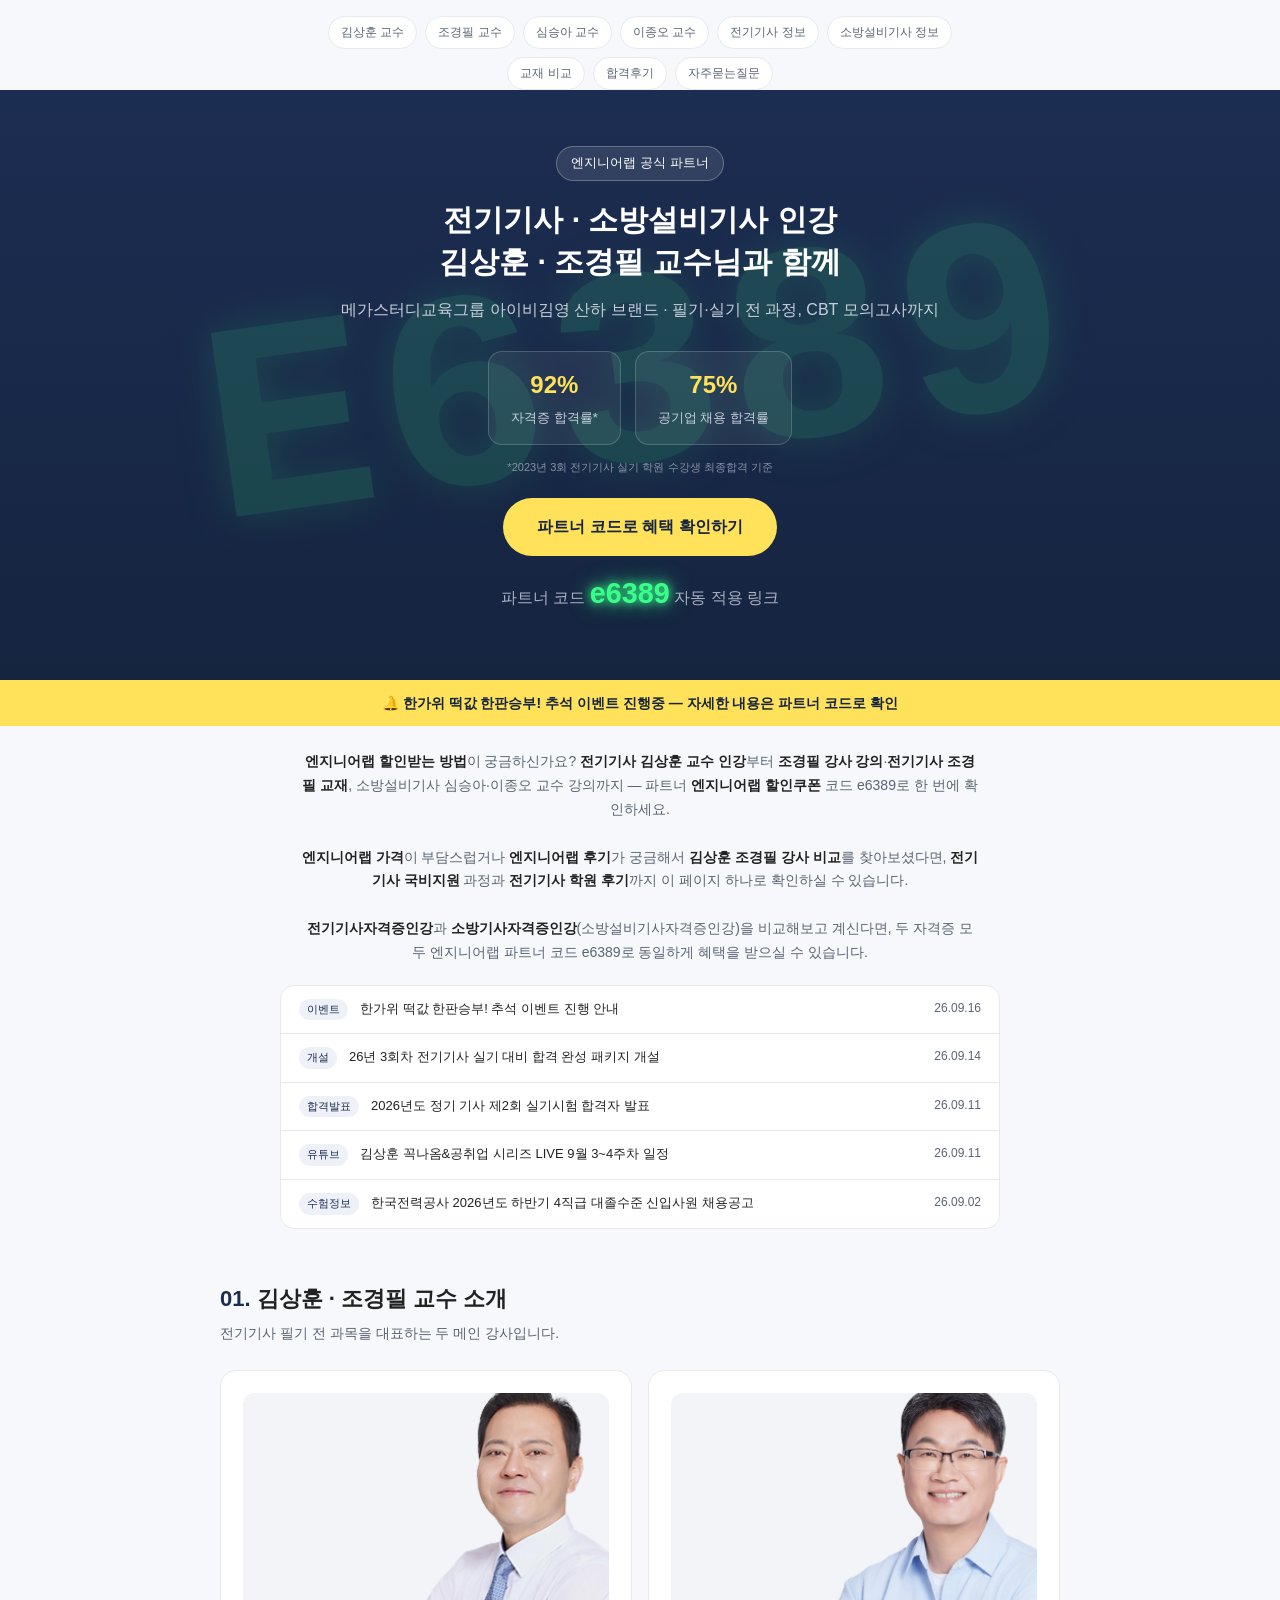
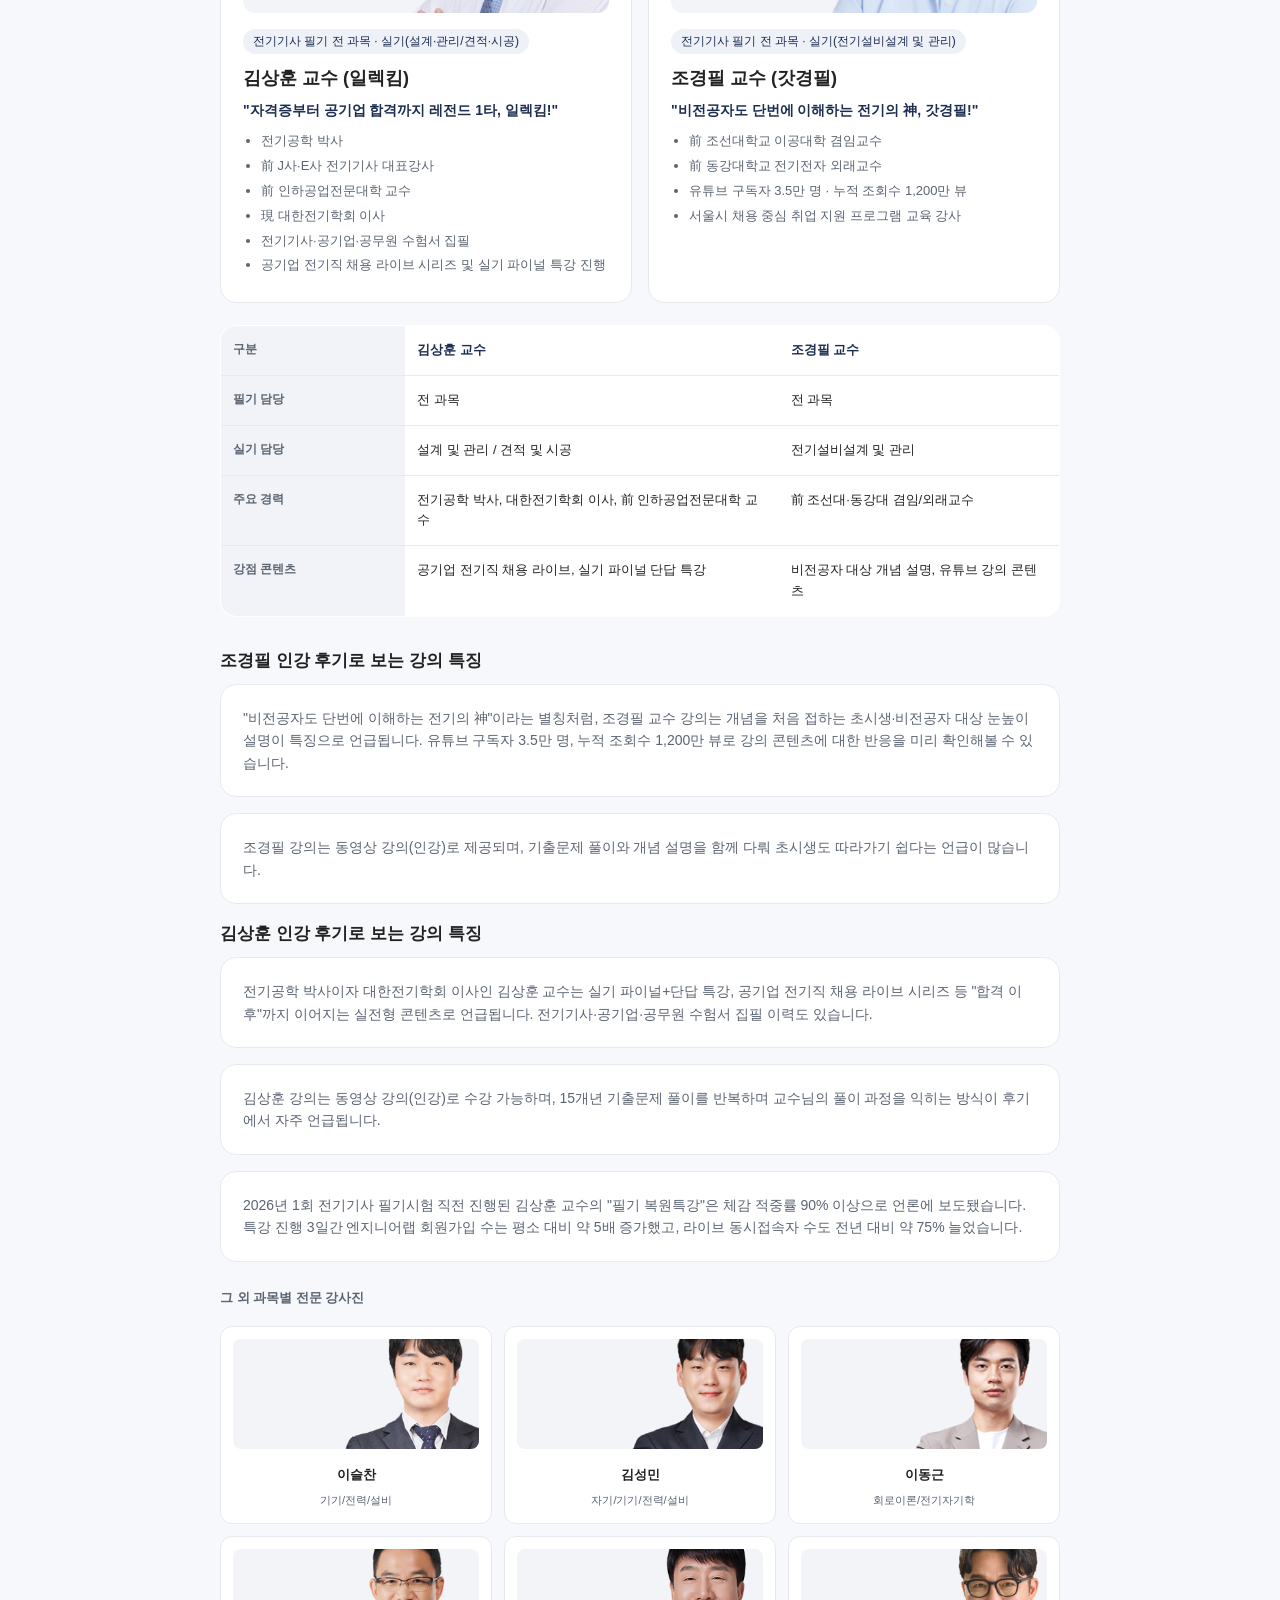
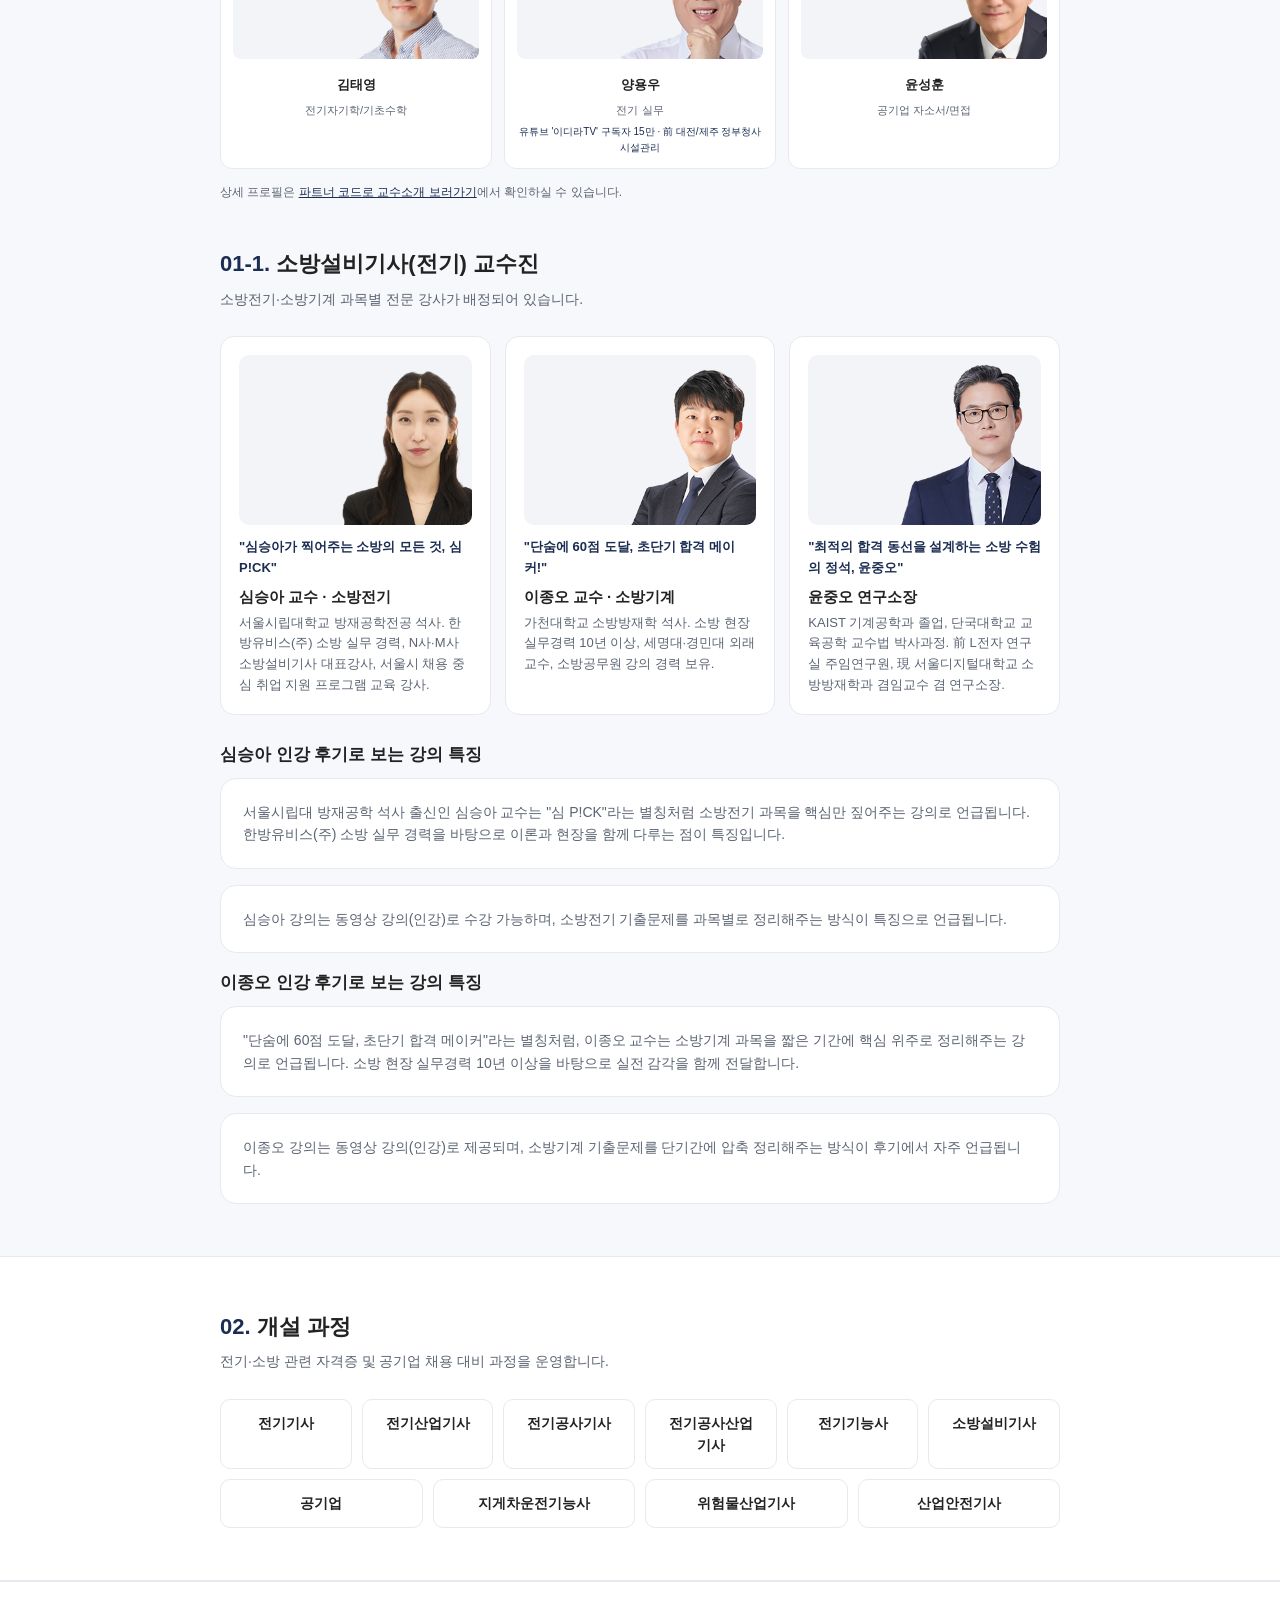
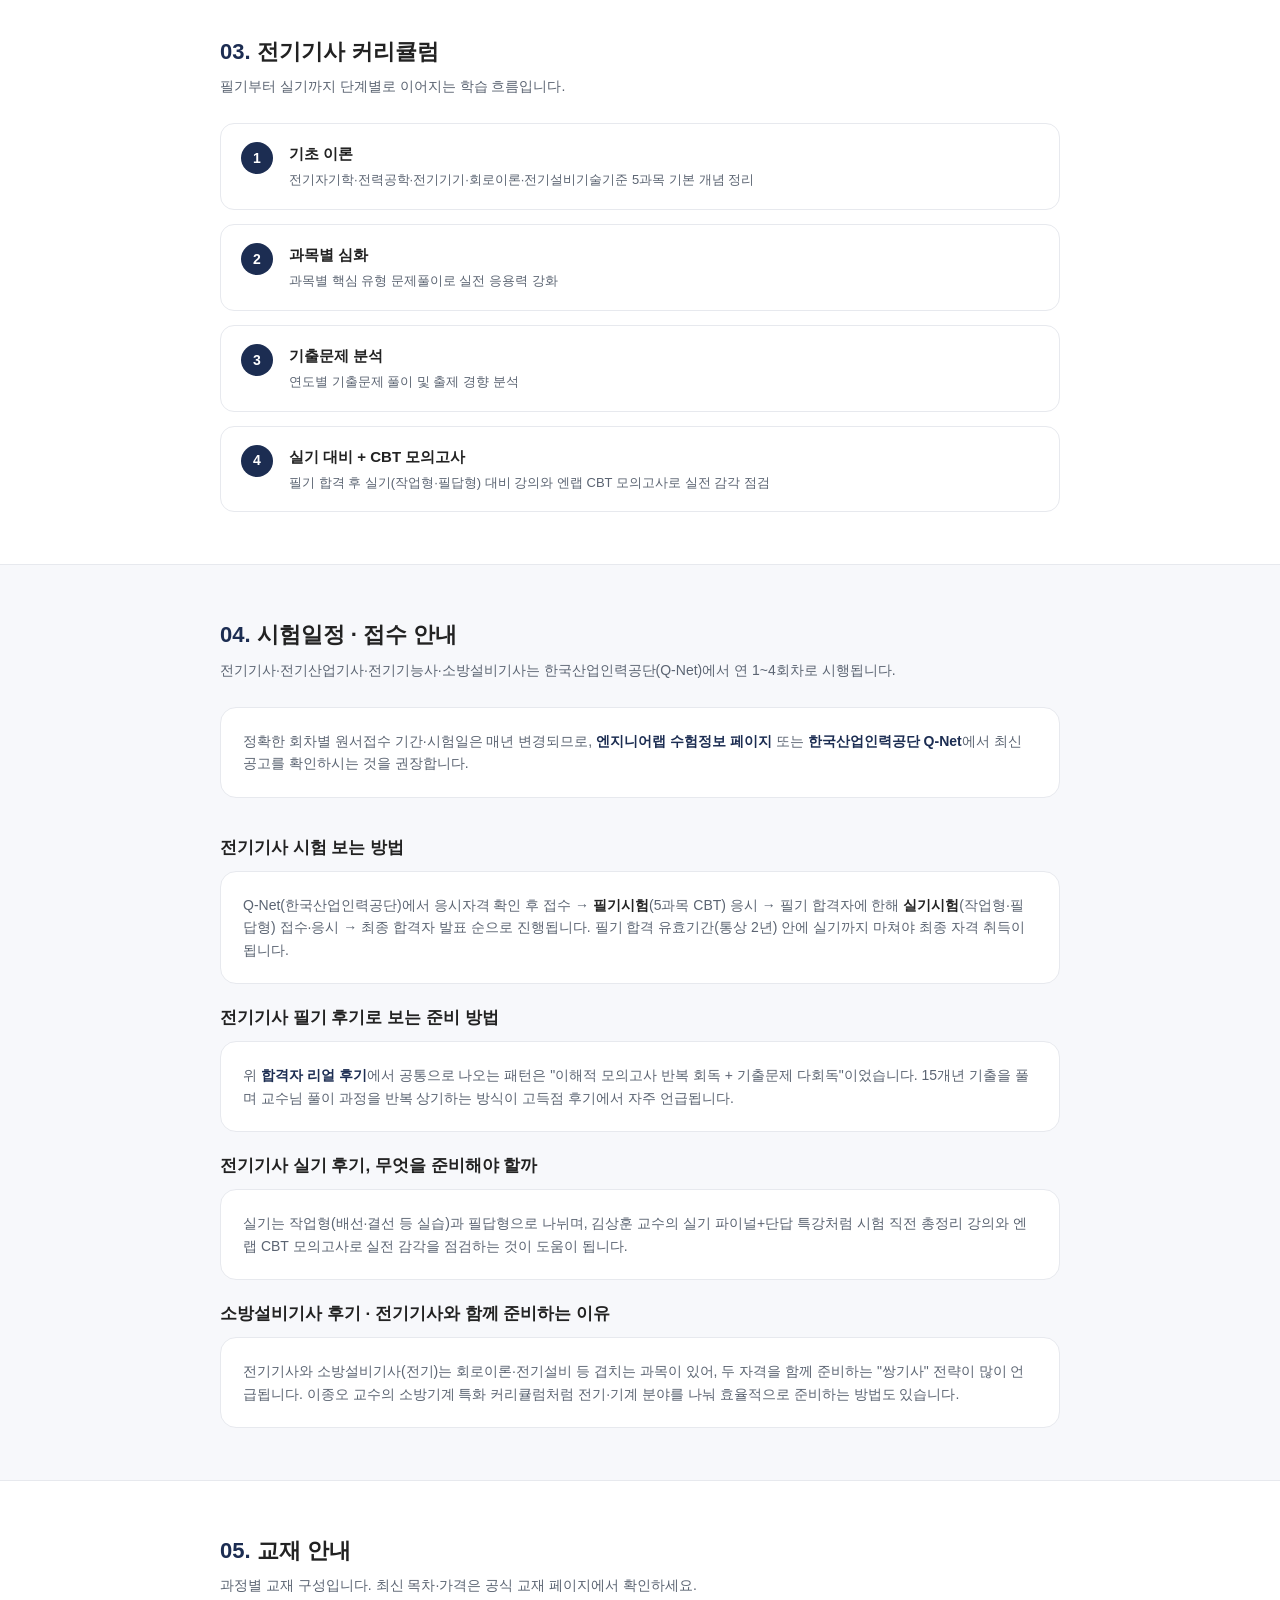
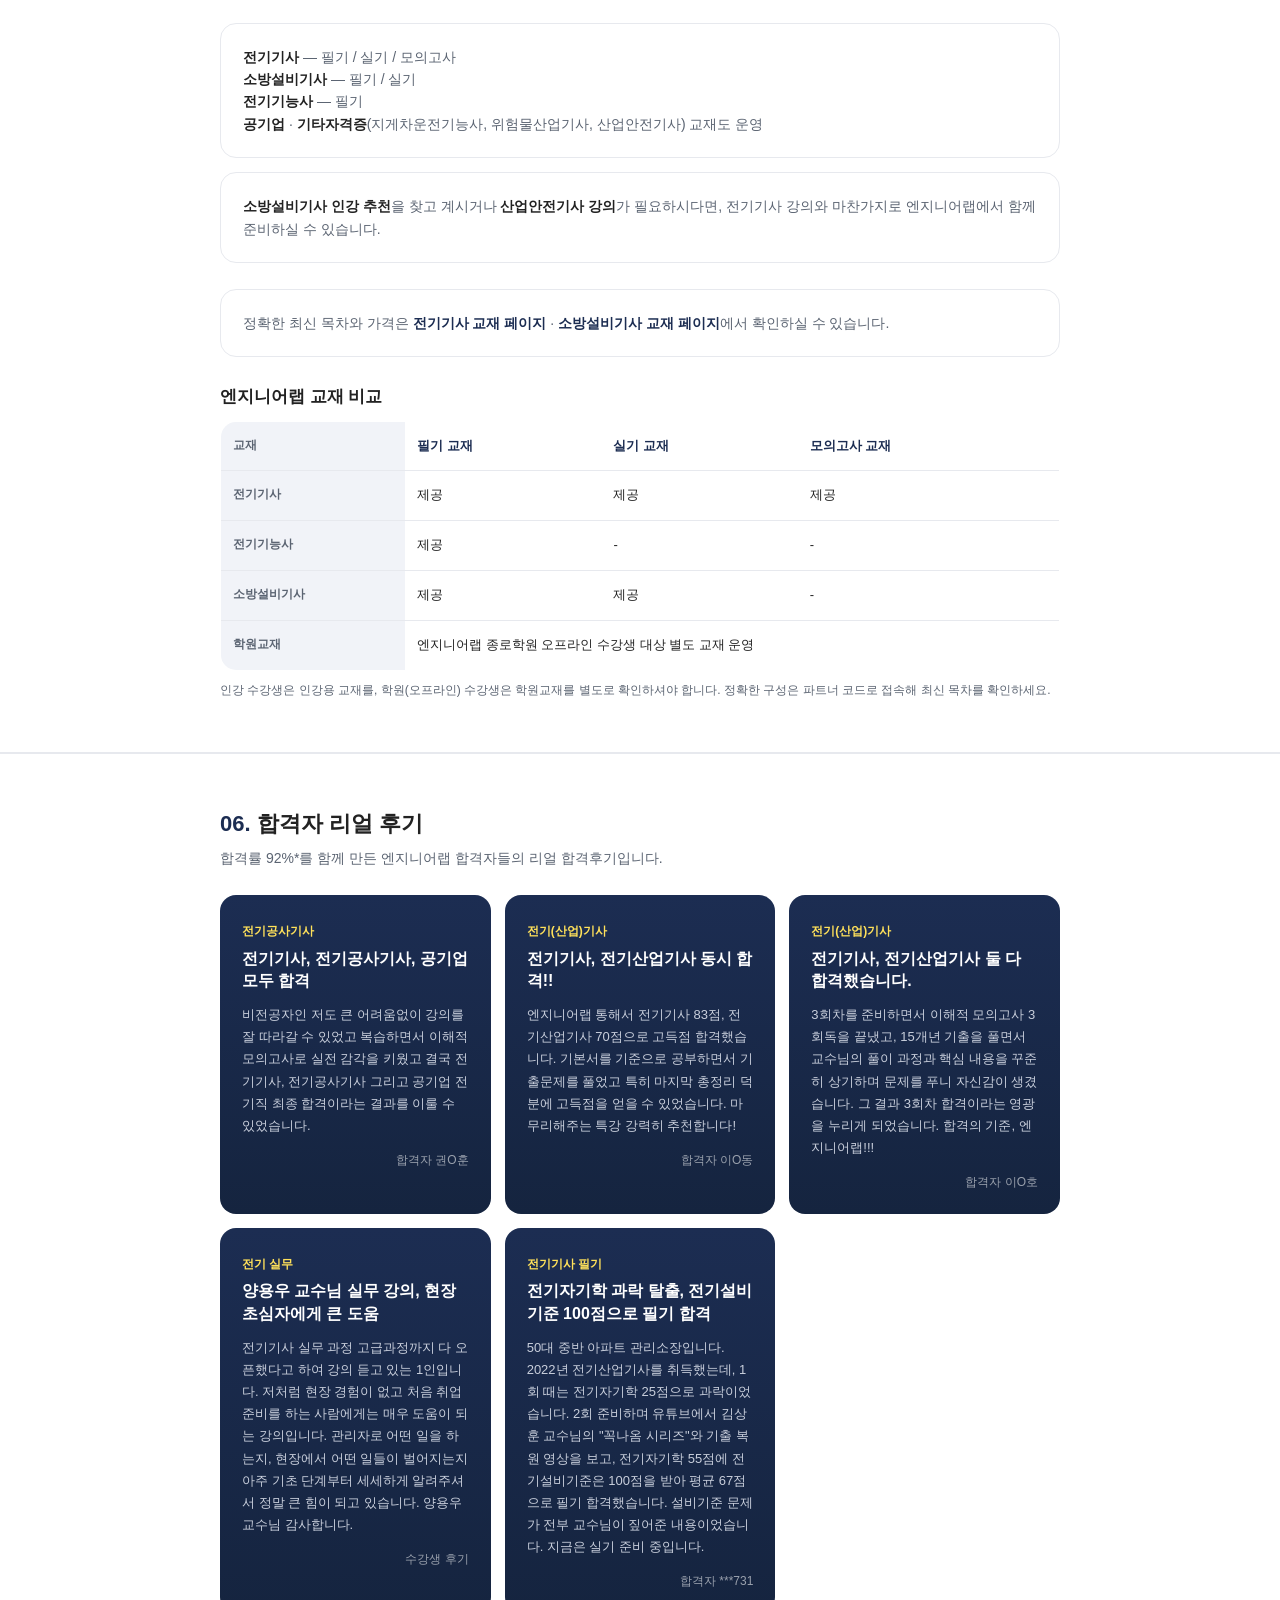
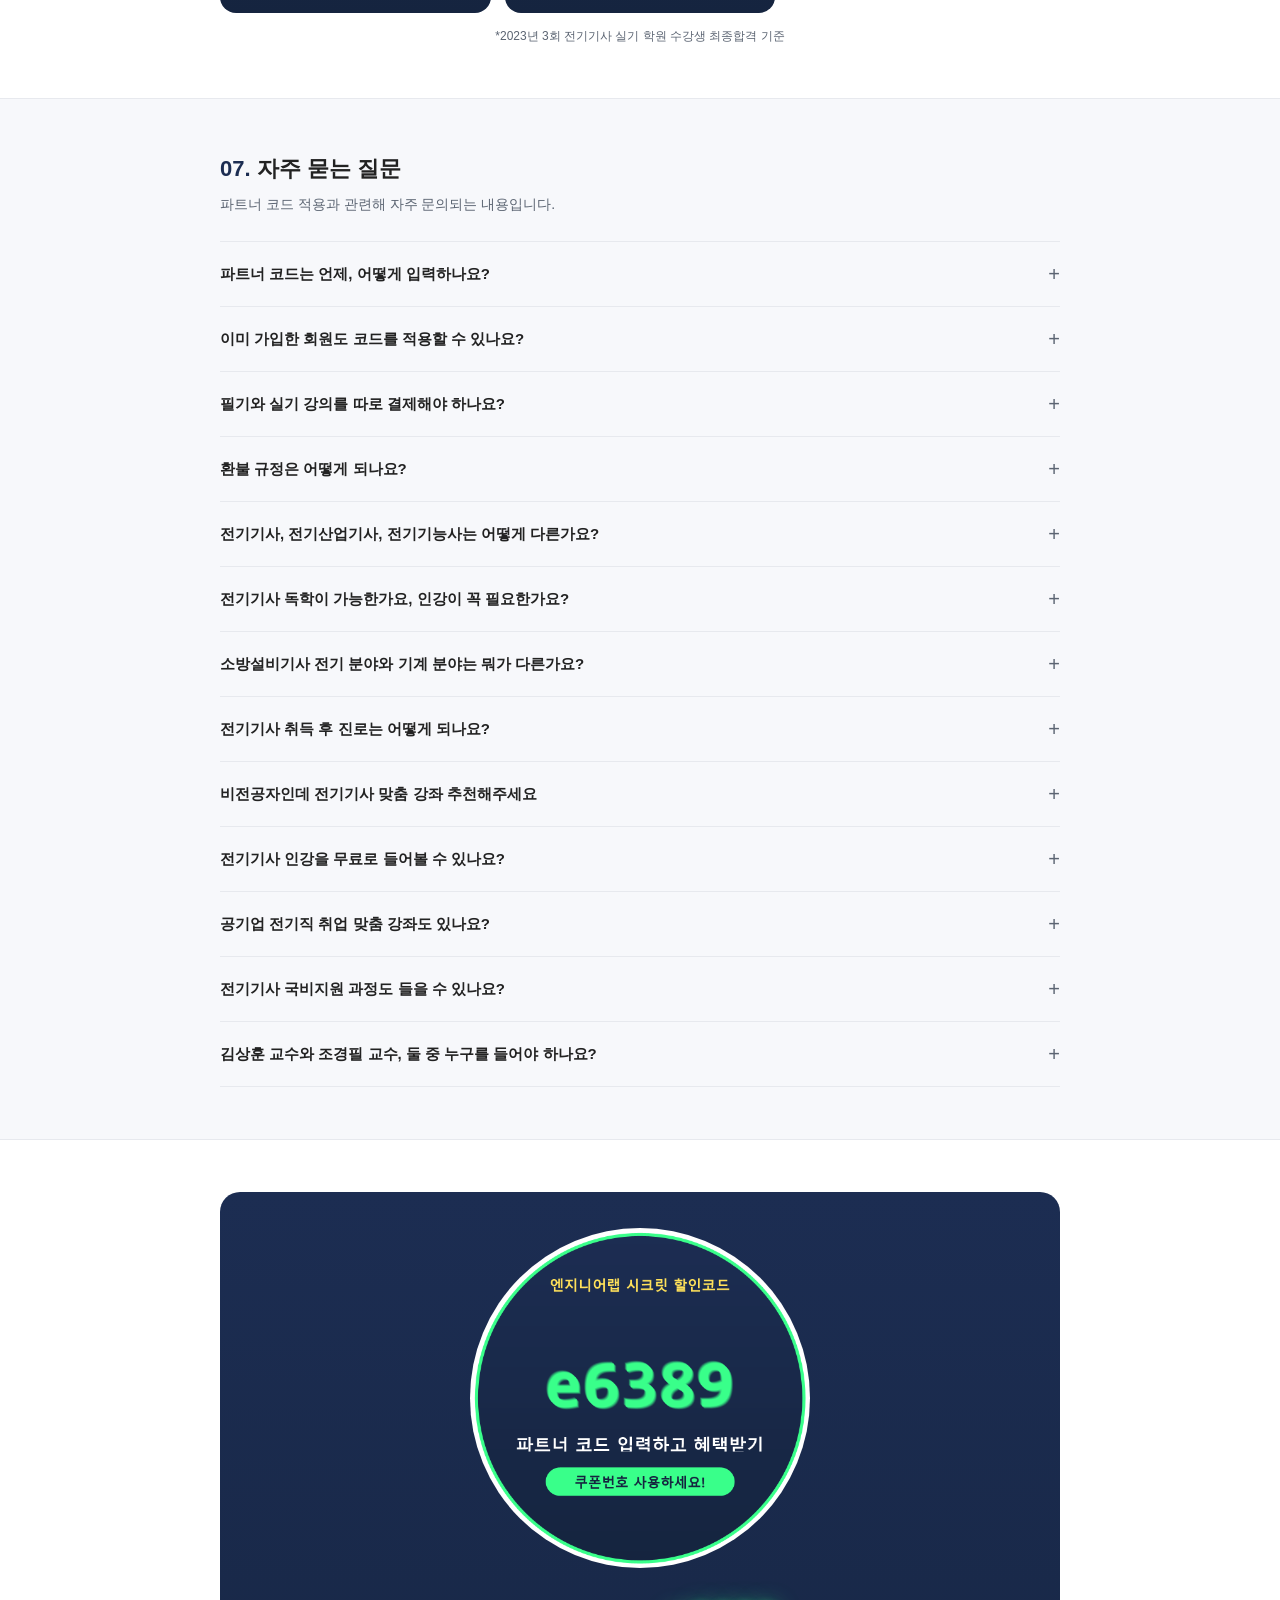
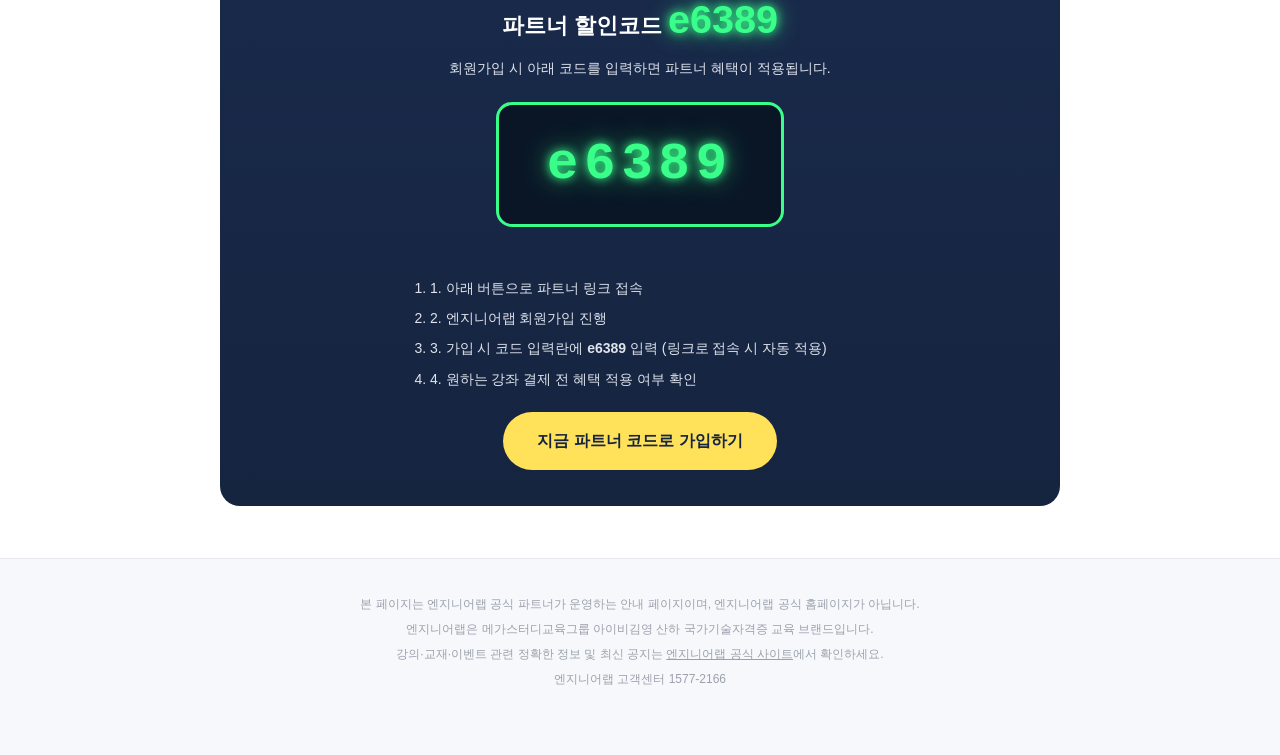
<file: index.html>
<!DOCTYPE html>
<html lang="ko">
<head>
<meta charset="UTF-8">
<meta name="viewport" content="width=device-width, initial-scale=1.0">
<title>엔지니어랩 할인받는 방법 | 전기기사 김상훈 교수·조경필 강사 인강 할인쿠폰 e6389</title>
<meta name="description" content="엔지니어랩 할인받는 방법이 궁금하다면 여기서 확인하세요. 전기기사 김상훈 교수 인강, 조경필 강사 강의·교재, 소방설비기사 심승아·이종오 교수까지, 파트너 할인쿠폰 코드 e6389 안내">
<meta name="keywords" content="엔지니어랩, 엔지니어랩 할인받는방법, 엔지니어랩 할인쿠폰, 조경필강사강의, 전기기사김상훈교수인강, 전기기사조경필교재, 엔지니어랩 할인코드, 전기기사 독학, 전기기사 난이도, 전기기사 합격률, 전기기사 취업 진로, 전기산업기사 전기기능사 차이, 소방설비기사 전기 기계 차이, 전기기사 공기업, 전기기사 인강 추천, 소방설비기사 인강 추천, 전기기사자격증인강, 소방기사자격증인강, 소방설비기사자격증인강">
<meta name="naver-site-verification" content="9db47234a310216b2872340f811a5eb3b05966d3" />
<meta name="google-site-verification" content="IhpbyZX_Qy3C_D_DD3r3MIfRBXipiGtJHt81ewFOEOc" />
<meta property="og:type" content="website">
<meta property="og:url" content="https://enlab-e6389.github.io/">
<meta property="og:title" content="엔지니어랩 할인받는 방법 | 김상훈·조경필 교수 전기기사 인강 할인쿠폰 e6389">
<meta property="og:description" content="전기기사 김상훈 교수 인강, 조경필 강사 강의·교재, 소방설비기사까지 — 파트너 할인쿠폰 코드 e6389 안내">
<meta property="og:image" content="https://enlab-e6389.github.io/img/og-share.png">
<meta property="og:image:width" content="1200">
<meta property="og:image:height" content="630">
<meta name="twitter:card" content="summary_large_image">
<link rel="canonical" href="https://enlab-e6389.github.io/">
<link rel="icon" type="image/png" href="favicon.png">
<script type="application/ld+json">
{
  "@context": "https://schema.org",
  "@type": "FAQPage",
  "mainEntity": [
    {"@type": "Question", "name": "파트너 코드는 언제, 어떻게 입력하나요?", "acceptedAnswer": {"@type": "Answer", "text": "회원가입 화면의 코드 입력란에 e6389를 입력하시면 됩니다. 이 페이지의 파트너 링크로 접속해서 가입하면 코드가 자동으로 입력된 상태로 진행됩니다."}},
    {"@type": "Question", "name": "이미 가입한 회원도 코드를 적용할 수 있나요?", "acceptedAnswer": {"@type": "Answer", "text": "파트너 코드는 신규 회원가입 시 적용되는 혜택입니다. 이미 가입된 계정의 소급 적용 여부는 엔지니어랩 고객센터(1577-2166) 또는 1:1 문의 게시판에서 확인하세요."}},
    {"@type": "Question", "name": "필기와 실기 강의를 따로 결제해야 하나요?", "acceptedAnswer": {"@type": "Answer", "text": "과정별로 필기·실기가 개별 상품으로 구성되어 있거나 통합 패키지로 제공되는 경우도 있습니다. 정확한 구성은 각 강좌 상세 페이지에서 확인할 수 있습니다."}},
    {"@type": "Question", "name": "환불 규정은 어떻게 되나요?", "acceptedAnswer": {"@type": "Answer", "text": "수강료 환불 기준은 엔지니어랩 학원 공지사항에 안내되어 있으니, 결제 전 반드시 공식 공지사항을 확인하는 것이 좋습니다."}},
    {"@type": "Question", "name": "전기기사, 전기산업기사, 전기기능사는 어떻게 다른가요?", "acceptedAnswer": {"@type": "Answer", "text": "같은 전기 분야 국가기술자격이지만 응시자격과 난이도 단계가 다릅니다. 전기기능사가 입문 단계, 전기산업기사가 중간 단계, 전기기사가 가장 상위 단계로 취급되며, 상위 자격일수록 취업·승진·공기업 채용 시 우대되는 경우가 많습니다."}},
    {"@type": "Question", "name": "전기기사 독학이 가능한가요, 인강이 꼭 필요한가요?", "acceptedAnswer": {"@type": "Answer", "text": "전공자거나 기초가 탄탄하다면 독학도 가능하지만, 전기자기학·전력공학·전기기기·회로이론·전기설비기술기준 5과목을 짧은 기간에 준비해야 하는 비전공자·초시생이라면 커리큘럼이 잡혀있는 인강으로 시작하는 경우가 많습니다."}},
    {"@type": "Question", "name": "소방설비기사 전기 분야와 기계 분야는 뭐가 다른가요?", "acceptedAnswer": {"@type": "Answer", "text": "소방설비기사(전기)는 수신반, 감지기, 비상방송설비 등 소방전기설비를, 소방설비기사(기계)는 스프링클러·소화설비 등 소방기계설비를 다룹니다."}},
    {"@type": "Question", "name": "전기기사 취득 후 진로는 어떻게 되나요?", "acceptedAnswer": {"@type": "Answer", "text": "전기공사업체, 발전·전력 관련 공기업(한국전력공사 등 전기직), 빌딩·플랜트 전기설비 유지보수, 전기안전관리자 선임 등 다양한 진로로 이어집니다."}},
    {"@type": "Question", "name": "비전공자인데 전기기사 맞춤 강좌 추천해주세요", "acceptedAnswer": {"@type": "Answer", "text": "비전공자·초시생은 기초 이론부터 순서대로 밟아가는 커리큘럼이 중요합니다. 조경필 교수의 비전공자 대상 강의나 무료특강으로 먼저 강의 스타일을 확인해보는 것을 추천합니다."}},
    {"@type": "Question", "name": "전기기사 인강을 무료로 들어볼 수 있나요?", "acceptedAnswer": {"@type": "Answer", "text": "엔지니어랩은 유튜브 및 홈페이지 무료특강 게시판을 통해 일부 강의를 무료로 제공합니다."}},
    {"@type": "Question", "name": "공기업 전기직 취업 맞춤 강좌도 있나요?", "acceptedAnswer": {"@type": "Answer", "text": "네. 김상훈 교수의 공기업 전기직 채용 라이브 시리즈와 윤성훈 교수의 공기업 자소서·면접 강좌가 별도로 운영됩니다."}},
    {"@type": "Question", "name": "전기기사 국비지원 과정도 들을 수 있나요?", "acceptedAnswer": {"@type": "Answer", "text": "네, 엔지니어랩은 학원(오프라인) 기준으로 국비지원 과정도 함께 운영합니다. 인강과 국비 과정 중 본인 상황에 맞는 방식을 선택할 수 있습니다."}},
    {"@type": "Question", "name": "김상훈 교수와 조경필 교수, 둘 중 누구를 들어야 하나요?", "acceptedAnswer": {"@type": "Answer", "text": "학습 스타일에 따라 다릅니다. 조경필 교수는 비전공자·초시생이 이해하기 쉬운 강의로, 김상훈 교수는 자격증 취득 이후 공기업 취업까지 이어지는 실전형 강의로 알려져 있습니다."}}
  ]
}
</script>
<link rel="stylesheet" href="style.css">
</head>
<body>

<nav class="site-nav">
  <a href="kim-sanghoon.html">김상훈 교수</a>
  <a href="jo-kyungpil.html">조경필 교수</a>
  <a href="sim-seungah.html">심승아 교수</a>
  <a href="lee-jongoh.html">이종오 교수</a>
  <a href="electric.html">전기기사 정보</a>
  <a href="fire-safety.html">소방설비기사 정보</a>
  <a href="textbook.html">교재 비교</a>
  <a href="reviews.html">합격후기</a>
  <a href="faq.html">자주묻는질문</a>
</nav>

<header class="hero">
  <div class="hero-watermark">E6389</div>
  <div class="wrap">
    <span class="badge">엔지니어랩 공식 파트너</span>
    <h1>전기기사 · 소방설비기사 인강<br>김상훈 · 조경필 교수님과 함께</h1>
    <p>메가스터디교육그룹 아이비김영 산하 브랜드 · 필기·실기 전 과정, CBT 모의고사까지</p>
    <div class="stats">
      <div class="stat"><b>92%</b><span>자격증 합격률*</span></div>
      <div class="stat"><b>75%</b><span>공기업 채용 합격률</span></div>
    </div>
    <div style="font-size:11px;color:#8a91a5;margin-top:-16px;margin-bottom:22px;">*2023년 3회 전기기사 실기 학원 수강생 최종합격 기준</div>
    <a class="cta-btn" href="https://www.engineerlab.co.kr/ee/promotion/2025/partner/index.php?partnerID=e6389" target="_blank" rel="noopener">파트너 코드로 혜택 확인하기</a>
    <div class="cta-sub">파트너 코드 <span class="neon-badge">e6389</span> 자동 적용 링크</div>
  </div>
</header>

<div style="background:var(--yellow);color:var(--navy);text-align:center;padding:12px 16px;font-size:14px;font-weight:700;">
  🔔 한가위 떡값 한판승부! 추석 이벤트 진행중 — 자세한 내용은 파트너 코드로 확인
</div>

<p style="max-width:720px;margin:24px auto 0;padding:0 20px;text-align:center;font-size:14px;color:var(--sub);line-height:1.7;">
  <b style="color:var(--text);">엔지니어랩 할인받는 방법</b>이 궁금하신가요? <b style="color:var(--text);">전기기사 김상훈 교수 인강</b>부터 <b style="color:var(--text);">조경필 강사 강의</b>·<b style="color:var(--text);">전기기사 조경필 교재</b>, 소방설비기사 심승아·이종오 교수 강의까지 — 파트너 <b style="color:var(--text);">엔지니어랩 할인쿠폰</b> 코드 e6389로 한 번에 확인하세요.<br><br>
  <b style="color:var(--text);">엔지니어랩 가격</b>이 부담스럽거나 <b style="color:var(--text);">엔지니어랩 후기</b>가 궁금해서 <b style="color:var(--text);">김상훈 조경필 강사 비교</b>를 찾아보셨다면, <b style="color:var(--text);">전기기사 국비지원</b> 과정과 <b style="color:var(--text);">전기기사 학원 후기</b>까지 이 페이지 하나로 확인하실 수 있습니다.<br><br>
  <b style="color:var(--text);">전기기사자격증인강</b>과 <b style="color:var(--text);">소방기사자격증인강</b>(소방설비기사자격증인강)을 비교해보고 계신다면, 두 자격증 모두 엔지니어랩 파트너 코드 e6389로 동일하게 혜택을 받으실 수 있습니다.
</p>

<div class="notice-list">
  <a href="https://www.engineerlab.co.kr/ee/promotion/2025/partner/index.php?partnerID=e6389" target="_blank" rel="noopener">
    <span class="tag">이벤트</span><span class="ttl">한가위 떡값 한판승부! 추석 이벤트 진행 안내</span><span class="date">26.09.16</span>
  </a>
  <a href="https://www.engineerlab.co.kr/ee/promotion/2025/partner/index.php?partnerID=e6389" target="_blank" rel="noopener">
    <span class="tag">개설</span><span class="ttl">26년 3회차 전기기사 실기 대비 합격 완성 패키지 개설</span><span class="date">26.09.14</span>
  </a>
  <a href="https://www.engineerlab.co.kr/ee/promotion/2025/partner/index.php?partnerID=e6389" target="_blank" rel="noopener">
    <span class="tag">합격발표</span><span class="ttl">2026년도 정기 기사 제2회 실기시험 합격자 발표</span><span class="date">26.09.11</span>
  </a>
  <a href="https://www.engineerlab.co.kr/ee/promotion/2025/partner/index.php?partnerID=e6389" target="_blank" rel="noopener">
    <span class="tag">유튜브</span><span class="ttl">김상훈 꼭나옴&공취업 시리즈 LIVE 9월 3~4주차 일정</span><span class="date">26.09.11</span>
  </a>
  <a href="https://www.engineerlab.co.kr/ee/promotion/2025/partner/index.php?partnerID=e6389" target="_blank" rel="noopener">
    <span class="tag">수험정보</span><span class="ttl">한국전력공사 2026년도 하반기 4직급 대졸수준 신입사원 채용공고</span><span class="date">26.09.02</span>
  </a>
</div>

<section>
  <div class="wrap">
    <h2><span class="num">01.</span> 김상훈 · 조경필 교수 소개</h2>
    <p class="lead">전기기사 필기 전 과목을 대표하는 두 메인 강사입니다.</p>
    <div class="prof-grid">
      <div class="prof-card">
        <img class="prof-photo" src="img/prof-ksh.png" alt="김상훈 교수" loading="lazy">
        <span class="tag">전기기사 필기 전 과목 · 실기(설계·관리/견적·시공)</span>
        <h3>김상훈 교수 (일렉킴)</h3>
        <span class="quote">"자격증부터 공기업 합격까지 레전드 1타, 일렉킴!"</span>
        <ul>
          <li>전기공학 박사</li>
          <li>前 J사·E사 전기기사 대표강사</li>
          <li>前 인하공업전문대학 교수</li>
          <li>現 대한전기학회 이사</li>
          <li>전기기사·공기업·공무원 수험서 집필</li>
          <li>공기업 전기직 채용 라이브 시리즈 및 실기 파이널 특강 진행</li>
        </ul>
      </div>
      <div class="prof-card">
        <img class="prof-photo" src="img/prof-jgp.png" alt="조경필 교수" loading="lazy">
        <span class="tag">전기기사 필기 전 과목 · 실기(전기설비설계 및 관리)</span>
        <h3>조경필 교수 (갓경필)</h3>
        <span class="quote">"비전공자도 단번에 이해하는 전기의 神, 갓경필!"</span>
        <ul>
          <li>前 조선대학교 이공대학 겸임교수</li>
          <li>前 동강대학교 전기전자 외래교수</li>
          <li>유튜브 구독자 3.5만 명 · 누적 조회수 1,200만 뷰</li>
          <li>서울시 채용 중심 취업 지원 프로그램 교육 강사</li>
        </ul>
      </div>
    </div>

    <div class="table-scroll" style="margin-top:22px;">
      <table class="compare-table">
        <tr><th>구분</th><td><b>김상훈 교수</b></td><td><b>조경필 교수</b></td></tr>
        <tr><th>필기 담당</th><td>전 과목</td><td>전 과목</td></tr>
        <tr><th>실기 담당</th><td>설계 및 관리 / 견적 및 시공</td><td>전기설비설계 및 관리</td></tr>
        <tr><th>주요 경력</th><td>전기공학 박사, 대한전기학회 이사, 前 인하공업전문대학 교수</td><td>前 조선대·동강대 겸임/외래교수</td></tr>
        <tr><th>강점 콘텐츠</th><td>공기업 전기직 채용 라이브, 실기 파이널 단답 특강</td><td>비전공자 대상 개념 설명, 유튜브 강의 콘텐츠</td></tr>
      </table>
    </div>

    <h3 style="font-size:17px;font-weight:800;margin-top:30px;margin-bottom:10px;">조경필 인강 후기로 보는 강의 특징</h3>
    <div class="book-note" style="margin-bottom:16px;">
      "비전공자도 단번에 이해하는 전기의 神"이라는 별칭처럼, 조경필 교수 강의는 개념을 처음 접하는 초시생·비전공자 대상 눈높이 설명이 특징으로 언급됩니다. 유튜브 구독자 3.5만 명, 누적 조회수 1,200만 뷰로 강의 콘텐츠에 대한 반응을 미리 확인해볼 수 있습니다.
    </div>
    <div class="book-note" style="margin-bottom:16px;">
      조경필 강의는 동영상 강의(인강)로 제공되며, 기출문제 풀이와 개념 설명을 함께 다뤄 초시생도 따라가기 쉽다는 언급이 많습니다.
    </div>

    <h3 style="font-size:17px;font-weight:800;margin-bottom:10px;">김상훈 인강 후기로 보는 강의 특징</h3>
    <div class="book-note" style="margin-bottom:16px;">
      전기공학 박사이자 대한전기학회 이사인 김상훈 교수는 실기 파이널+단답 특강, 공기업 전기직 채용 라이브 시리즈 등 "합격 이후"까지 이어지는 실전형 콘텐츠로 언급됩니다. 전기기사·공기업·공무원 수험서 집필 이력도 있습니다.
    </div>
    <div class="book-note" style="margin-bottom:16px;">
      김상훈 강의는 동영상 강의(인강)로 수강 가능하며, 15개년 기출문제 풀이를 반복하며 교수님의 풀이 과정을 익히는 방식이 후기에서 자주 언급됩니다.
    </div>
    <div class="book-note" style="margin-bottom:16px;">
      2026년 1회 전기기사 필기시험 직전 진행된 김상훈 교수의 "필기 복원특강"은 체감 적중률 90% 이상으로 언론에 보도됐습니다. 특강 진행 3일간 엔지니어랩 회원가입 수는 평소 대비 약 5배 증가했고, 라이브 동시접속자 수도 전년 대비 약 75% 늘었습니다.
    </div>

    <p style="font-size:13px;color:var(--sub);margin-top:26px;font-weight:700;">그 외 과목별 전문 강사진</p>
    <div class="team-grid">
      <div class="team-card">
        <img class="team-photo" src="img/prof-lsc.png" alt="이슬찬 교수" loading="lazy">
        <b>이슬찬</b><span>기기/전력/설비</span>
      </div>
      <div class="team-card">
        <img class="team-photo" src="img/prof-ksm.png" alt="김성민 교수" loading="lazy">
        <b>김성민</b><span>자기/기기/전력/설비</span>
      </div>
      <div class="team-card">
        <img class="team-photo" src="img/prof-ldg.png" alt="이동근 교수" loading="lazy">
        <b>이동근</b><span>회로이론/전기자기학</span>
      </div>
      <div class="team-card">
        <img class="team-photo" src="img/prof-kty.png" alt="김태영 교수" loading="lazy">
        <b>김태영</b><span>전기자기학/기초수학</span>
      </div>
      <div class="team-card">
        <img class="team-photo" src="img/prof-yyw.png" alt="양용우 교수" loading="lazy">
        <b>양용우</b><span>전기 실무</span>
        <span class="extra">유튜브 '이디라TV' 구독자 15만 · 前 대전/제주 정부청사 시설관리</span>
      </div>
      <div class="team-card">
        <img class="team-photo" src="img/prof-ysh.png" alt="윤성훈 교수" loading="lazy">
        <b>윤성훈</b><span>공기업 자소서/면접</span>
      </div>
    </div>
    <p style="font-size:12px;color:var(--sub);margin-top:14px;">상세 프로필은 <a href="https://www.engineerlab.co.kr/ee/promotion/2025/partner/index.php?partnerID=e6389" target="_blank" rel="noopener" style="color:var(--navy2);">파트너 코드로 교수소개 보러가기</a>에서 확인하실 수 있습니다.</p>

    <h2 style="margin-top:44px;"><span class="num">01-1.</span> 소방설비기사(전기) 교수진</h2>
    <p class="lead">소방전기·소방기계 과목별 전문 강사가 배정되어 있습니다.</p>
    <div class="sub-prof-grid">
      <div class="sub-prof-card">
        <img class="sub-prof-photo" src="img/prof-ssa.png" alt="심승아 교수" loading="lazy">
        <span class="quote">"심승아가 찍어주는 소방의 모든 것, 심 P!CK"</span>
        <h4>심승아 교수 · 소방전기</h4>
        <p>서울시립대학교 방재공학전공 석사. 한방유비스(주) 소방 실무 경력, N사·M사 소방설비기사 대표강사, 서울시 채용 중심 취업 지원 프로그램 교육 강사.</p>
      </div>
      <div class="sub-prof-card">
        <img class="sub-prof-photo" src="img/prof-ljo.png" alt="이종오 교수" loading="lazy">
        <span class="quote">"단숨에 60점 도달, 초단기 합격 메이커!"</span>
        <h4>이종오 교수 · 소방기계</h4>
        <p>가천대학교 소방방재학 석사. 소방 현장 실무경력 10년 이상, 세명대·경민대 외래교수, 소방공무원 강의 경력 보유.</p>
      </div>
      <div class="sub-prof-card">
        <img class="sub-prof-photo" src="img/prof-yjo.png" alt="윤중오 연구소장" loading="lazy">
        <span class="quote">"최적의 합격 동선을 설계하는 소방 수험의 정석, 윤중오"</span>
        <h4>윤중오 연구소장</h4>
        <p>KAIST 기계공학과 졸업, 단국대학교 교육공학 교수법 박사과정. 前 L전자 연구실 주임연구원, 現 서울디지털대학교 소방방재학과 겸임교수 겸 연구소장.</p>
      </div>
    </div>

    <h3 style="font-size:17px;font-weight:800;margin-top:26px;margin-bottom:10px;">심승아 인강 후기로 보는 강의 특징</h3>
    <div class="book-note" style="margin-bottom:16px;">
      서울시립대 방재공학 석사 출신인 심승아 교수는 "심 P!CK"라는 별칭처럼 소방전기 과목을 핵심만 짚어주는 강의로 언급됩니다. 한방유비스(주) 소방 실무 경력을 바탕으로 이론과 현장을 함께 다루는 점이 특징입니다.
    </div>
    <div class="book-note" style="margin-bottom:16px;">
      심승아 강의는 동영상 강의(인강)로 수강 가능하며, 소방전기 기출문제를 과목별로 정리해주는 방식이 특징으로 언급됩니다.
    </div>
    <h3 style="font-size:17px;font-weight:800;margin-bottom:10px;">이종오 인강 후기로 보는 강의 특징</h3>
    <div class="book-note" style="margin-bottom:16px;">
      "단숨에 60점 도달, 초단기 합격 메이커"라는 별칭처럼, 이종오 교수는 소방기계 과목을 짧은 기간에 핵심 위주로 정리해주는 강의로 언급됩니다. 소방 현장 실무경력 10년 이상을 바탕으로 실전 감각을 함께 전달합니다.
    </div>
    <div class="book-note">
      이종오 강의는 동영상 강의(인강)로 제공되며, 소방기계 기출문제를 단기간에 압축 정리해주는 방식이 후기에서 자주 언급됩니다.
    </div>
  </div>
</section>

<section class="alt">
  <div class="wrap">
    <h2><span class="num">02.</span> 개설 과정</h2>
    <p class="lead">전기·소방 관련 자격증 및 공기업 채용 대비 과정을 운영합니다.</p>
    <div class="course-list">
      <a href="https://www.engineerlab.co.kr/ee/promotion/2025/partner/index.php?partnerID=e6389" target="_blank" rel="noopener">전기기사</a>
      <a href="https://www.engineerlab.co.kr/ee/promotion/2025/partner/index.php?partnerID=e6389" target="_blank" rel="noopener">전기산업기사</a>
      <a href="https://www.engineerlab.co.kr/ee/promotion/2025/partner/index.php?partnerID=e6389" target="_blank" rel="noopener">전기공사기사</a>
      <a href="https://www.engineerlab.co.kr/ee/promotion/2025/partner/index.php?partnerID=e6389" target="_blank" rel="noopener">전기공사산업기사</a>
      <a href="https://www.engineerlab.co.kr/ee/promotion/2025/partner/index.php?partnerID=e6389" target="_blank" rel="noopener">전기기능사</a>
      <a href="https://www.engineerlab.co.kr/ee/promotion/2025/partner/index.php?partnerID=e6389" target="_blank" rel="noopener">소방설비기사</a>
      <a href="https://www.engineerlab.co.kr/ee/promotion/2025/partner/index.php?partnerID=e6389" target="_blank" rel="noopener">공기업</a>
      <a href="https://www.engineerlab.co.kr/ee/promotion/2025/partner/index.php?partnerID=e6389" target="_blank" rel="noopener">지게차운전기능사</a>
      <a href="https://www.engineerlab.co.kr/ee/promotion/2025/partner/index.php?partnerID=e6389" target="_blank" rel="noopener">위험물산업기사</a>
      <a href="https://www.engineerlab.co.kr/ee/promotion/2025/partner/index.php?partnerID=e6389" target="_blank" rel="noopener">산업안전기사</a>
    </div>
  </div>
</section>

<section class="alt">
  <div class="wrap">
    <h2><span class="num">03.</span> 전기기사 커리큘럼</h2>
    <p class="lead">필기부터 실기까지 단계별로 이어지는 학습 흐름입니다.</p>
    <div class="curri">
      <div class="curri-step">
        <span class="n"></span>
        <div><h4>기초 이론</h4><p>전기자기학·전력공학·전기기기·회로이론·전기설비기술기준 5과목 기본 개념 정리</p></div>
      </div>
      <div class="curri-step">
        <span class="n"></span>
        <div><h4>과목별 심화</h4><p>과목별 핵심 유형 문제풀이로 실전 응용력 강화</p></div>
      </div>
      <div class="curri-step">
        <span class="n"></span>
        <div><h4>기출문제 분석</h4><p>연도별 기출문제 풀이 및 출제 경향 분석</p></div>
      </div>
      <div class="curri-step">
        <span class="n"></span>
        <div><h4>실기 대비 + CBT 모의고사</h4><p>필기 합격 후 실기(작업형·필답형) 대비 강의와 엔랩 CBT 모의고사로 실전 감각 점검</p></div>
      </div>
    </div>
  </div>
</section>

<section>
  <div class="wrap">
    <h2><span class="num">04.</span> 시험일정 · 접수 안내</h2>
    <p class="lead">전기기사·전기산업기사·전기기능사·소방설비기사는 한국산업인력공단(Q-Net)에서 연 1~4회차로 시행됩니다.</p>
    <div class="exam-box">
      정확한 회차별 원서접수 기간·시험일은 매년 변경되므로, <a href="https://www.engineerlab.co.kr/ee/promotion/2025/partner/index.php?partnerID=e6389" target="_blank" rel="noopener">엔지니어랩 수험정보 페이지</a> 또는
      <a href="https://www.q-net.or.kr" target="_blank" rel="noopener">한국산업인력공단 Q-Net</a>에서 최신 공고를 확인하시는 것을 권장합니다.
    </div>

    <h3 style="font-size:17px;font-weight:800;margin-top:36px;margin-bottom:10px;">전기기사 시험 보는 방법</h3>
    <div class="book-note" style="margin-bottom:20px;">
      Q-Net(한국산업인력공단)에서 응시자격 확인 후 접수 → <b style="color:var(--text);">필기시험</b>(5과목 CBT) 응시 → 필기 합격자에 한해 <b style="color:var(--text);">실기시험</b>(작업형·필답형) 접수·응시 → 최종 합격자 발표 순으로 진행됩니다. 필기 합격 유효기간(통상 2년) 안에 실기까지 마쳐야 최종 자격 취득이 됩니다.
    </div>

    <h3 style="font-size:17px;font-weight:800;margin-bottom:10px;">전기기사 필기 후기로 보는 준비 방법</h3>
    <div class="book-note" style="margin-bottom:20px;">
      위 <a href="#reviews" style="color:var(--navy2);font-weight:700;">합격자 리얼 후기</a>에서 공통으로 나오는 패턴은 "이해적 모의고사 반복 회독 + 기출문제 다회독"이었습니다. 15개년 기출을 풀며 교수님 풀이 과정을 반복 상기하는 방식이 고득점 후기에서 자주 언급됩니다.
    </div>

    <h3 style="font-size:17px;font-weight:800;margin-bottom:10px;">전기기사 실기 후기, 무엇을 준비해야 할까</h3>
    <div class="book-note" style="margin-bottom:20px;">
      실기는 작업형(배선·결선 등 실습)과 필답형으로 나뉘며, 김상훈 교수의 실기 파이널+단답 특강처럼 시험 직전 총정리 강의와 엔랩 CBT 모의고사로 실전 감각을 점검하는 것이 도움이 됩니다.
    </div>

    <h3 style="font-size:17px;font-weight:800;margin-bottom:10px;">소방설비기사 후기 · 전기기사와 함께 준비하는 이유</h3>
    <div class="book-note">
      전기기사와 소방설비기사(전기)는 회로이론·전기설비 등 겹치는 과목이 있어, 두 자격을 함께 준비하는 "쌍기사" 전략이 많이 언급됩니다. 이종오 교수의 소방기계 특화 커리큘럼처럼 전기·기계 분야를 나눠 효율적으로 준비하는 방법도 있습니다.
    </div>
  </div>
</section>

<section class="alt">
  <div class="wrap">
    <h2><span class="num">05.</span> 교재 안내</h2>
    <p class="lead">과정별 교재 구성입니다. 최신 목차·가격은 공식 교재 페이지에서 확인하세요.</p>
    <div class="book-note" style="margin-bottom:14px;">
      <b style="color:var(--text);">전기기사</b> — 필기 / 실기 / 모의고사<br>
      <b style="color:var(--text);">소방설비기사</b> — 필기 / 실기<br>
      <b style="color:var(--text);">전기기능사</b> — 필기<br>
      <b style="color:var(--text);">공기업</b> · <b style="color:var(--text);">기타자격증</b>(지게차운전기능사, 위험물산업기사, 산업안전기사) 교재도 운영
    </div>
    <div class="book-note" style="margin-bottom:26px;">
      <b style="color:var(--text);">소방설비기사 인강 추천</b>을 찾고 계시거나 <b style="color:var(--text);">산업안전기사 강의</b>가 필요하시다면, 전기기사 강의와 마찬가지로 엔지니어랩에서 함께 준비하실 수 있습니다.
    </div>
    <div class="book-note" style="margin-bottom:26px;">
      정확한 최신 목차와 가격은 <a href="https://www.engineerlab.co.kr/ee/promotion/2025/partner/index.php?partnerID=e6389" target="_blank" rel="noopener">전기기사 교재 페이지</a> ·
      <a href="https://www.engineerlab.co.kr/ee/promotion/2025/partner/index.php?partnerID=e6389" target="_blank" rel="noopener">소방설비기사 교재 페이지</a>에서 확인하실 수 있습니다.
    </div>

    <h3 style="font-size:17px;font-weight:800;margin-bottom:10px;">엔지니어랩 교재 비교</h3>
    <div class="table-scroll">
      <table class="compare-table">
        <tr><th>교재</th><td><b>필기 교재</b></td><td><b>실기 교재</b></td><td><b>모의고사 교재</b></td></tr>
        <tr><th>전기기사</th><td>제공</td><td>제공</td><td>제공</td></tr>
        <tr><th>전기기능사</th><td>제공</td><td>-</td><td>-</td></tr>
        <tr><th>소방설비기사</th><td>제공</td><td>제공</td><td>-</td></tr>
        <tr><th>학원교재</th><td colspan="3">엔지니어랩 종로학원 오프라인 수강생 대상 별도 교재 운영</td></tr>
      </table>
    </div>
    <p style="font-size:12px;color:var(--sub);margin-top:10px;">인강 수강생은 인강용 교재를, 학원(오프라인) 수강생은 학원교재를 별도로 확인하셔야 합니다. 정확한 구성은 파트너 코드로 접속해 최신 목차를 확인하세요.</p>
  </div>
</section>

<section class="alt" id="reviews">
  <div class="wrap">
    <h2><span class="num">06.</span> 합격자 리얼 후기</h2>
    <p class="lead">합격률 92%*를 함께 만든 엔지니어랩 합격자들의 리얼 합격후기입니다.</p>
    <div class="review-grid">
      <div class="review-card">
        <span class="cat">전기공사기사</span>
        <h4>전기기사, 전기공사기사, 공기업 모두 합격</h4>
        <p>비전공자인 저도 큰 어려움없이 강의를 잘 따라갈 수 있었고 복습하면서 이해적 모의고사로 실전 감각을 키웠고 결국 전기기사, 전기공사기사 그리고 공기업 전기직 최종 합격이라는 결과를 이룰 수 있었습니다.</p>
        <div class="who">합격자 권O훈</div>
      </div>
      <div class="review-card">
        <span class="cat">전기(산업)기사</span>
        <h4>전기기사, 전기산업기사 동시 합격!!</h4>
        <p>엔지니어랩 통해서 전기기사 83점, 전기산업기사 70점으로 고득점 합격했습니다. 기본서를 기준으로 공부하면서 기출문제를 풀었고 특히 마지막 총정리 덕분에 고득점을 얻을 수 있었습니다. 마무리해주는 특강 강력히 추천합니다!</p>
        <div class="who">합격자 이O동</div>
      </div>
      <div class="review-card">
        <span class="cat">전기(산업)기사</span>
        <h4>전기기사, 전기산업기사 둘 다 합격했습니다.</h4>
        <p>3회차를 준비하면서 이해적 모의고사 3회독을 끝냈고, 15개년 기출을 풀면서 교수님의 풀이 과정과 핵심 내용을 꾸준히 상기하며 문제를 푸니 자신감이 생겼습니다. 그 결과 3회차 합격이라는 영광을 누리게 되었습니다. 합격의 기준, 엔지니어랩!!!</p>
        <div class="who">합격자 이O호</div>
      </div>
      <div class="review-card">
        <span class="cat">전기 실무</span>
        <h4>양용우 교수님 실무 강의, 현장 초심자에게 큰 도움</h4>
        <p>전기기사 실무 과정 고급과정까지 다 오픈했다고 하여 강의 듣고 있는 1인입니다. 저처럼 현장 경험이 없고 처음 취업 준비를 하는 사람에게는 매우 도움이 되는 강의입니다. 관리자로 어떤 일을 하는지, 현장에서 어떤 일들이 벌어지는지 아주 기초 단계부터 세세하게 알려주셔서 정말 큰 힘이 되고 있습니다. 양용우 교수님 감사합니다.</p>
        <div class="who">수강생 후기</div>
      </div>
      <div class="review-card">
        <span class="cat">전기기사 필기</span>
        <h4>전기자기학 과락 탈출, 전기설비기준 100점으로 필기 합격</h4>
        <p>50대 중반 아파트 관리소장입니다. 2022년 전기산업기사를 취득했는데, 1회 때는 전기자기학 25점으로 과락이었습니다. 2회 준비하며 유튜브에서 김상훈 교수님의 "꼭나옴 시리즈"와 기출 복원 영상을 보고, 전기자기학 55점에 전기설비기준은 100점을 받아 평균 67점으로 필기 합격했습니다. 설비기준 문제가 전부 교수님이 짚어준 내용이었습니다. 지금은 실기 준비 중입니다.</p>
        <div class="who">합격자 ***731</div>
      </div>
    </div>
    <p class="review-note">*2023년 3회 전기기사 실기 학원 수강생 최종합격 기준</p>
  </div>
</section>

<section>
  <div class="wrap">
    <h2><span class="num">07.</span> 자주 묻는 질문</h2>
    <p class="lead">파트너 코드 적용과 관련해 자주 문의되는 내용입니다.</p>
    <div class="faq">
      <details>
        <summary>파트너 코드는 언제, 어떻게 입력하나요?</summary>
        <p>회원가입 화면의 코드 입력란에 <b>e6389</b>를 입력하시면 됩니다. 본 페이지의 파트너 링크로 접속해서 가입하시면 코드가 자동으로 입력된 상태로 진행됩니다.</p>
      </details>
      <details>
        <summary>이미 가입한 회원도 코드를 적용할 수 있나요?</summary>
        <p>파트너 코드는 신규 회원가입 시 적용되는 혜택입니다. 이미 가입된 계정의 소급 적용 여부는 엔지니어랩 고객센터(1577-2166) 또는 1:1 문의 게시판에서 확인해주세요.</p>
      </details>
      <details>
        <summary>필기와 실기 강의를 따로 결제해야 하나요?</summary>
        <p>과정별로 필기·실기가 개별 상품으로 구성되어 있거나 통합 패키지로 제공되는 경우도 있습니다. 정확한 구성은 각 강좌 상세 페이지에서 확인하실 수 있습니다.</p>
      </details>
      <details>
        <summary>환불 규정은 어떻게 되나요?</summary>
        <p>수강료 환불 기준은 엔지니어랩 학원 공지사항에 안내되어 있으니, 결제 전 반드시 공식 공지사항을 확인하시길 권장합니다.</p>
      </details>
      <details>
        <summary>전기기사, 전기산업기사, 전기기능사는 어떻게 다른가요?</summary>
        <p>같은 전기 분야 국가기술자격이지만 응시자격과 난이도 단계가 다릅니다. 전기기능사가 입문 단계, 전기산업기사가 중간 단계, 전기기사가 가장 상위 단계로 취급되며, 상위 자격일수록 취업·승진·공기업 채용 시 우대되는 경우가 많습니다. 정확한 응시자격 조건은 Q-Net에서 확인하세요.</p>
      </details>
      <details>
        <summary>전기기사 독학이 가능한가요, 인강이 꼭 필요한가요?</summary>
        <p>전공자거나 기초가 탄탄하다면 독학도 가능하지만, 전기자기학·전력공학·전기기기·회로이론·전기설비기술기준 5과목을 짧은 기간에 준비해야 하는 비전공자·초시생이라면 커리큘럼이 잡혀있는 인강으로 시작하는 경우가 많습니다. 무료 특강으로 강의 스타일을 먼저 확인해보시는 것도 방법입니다.</p>
      </details>
      <details>
        <summary>소방설비기사 전기 분야와 기계 분야는 뭐가 다른가요?</summary>
        <p>소방설비기사(전기)는 수신반, 감지기, 비상방송설비 등 소방전기설비를, 소방설비기사(기계)는 스프링클러·소화설비 등 소방기계설비를 다룹니다. 본인 전공이나 진로(전기직 vs 설비직)에 맞춰 분야를 선택하시면 됩니다.</p>
      </details>
      <details>
        <summary>전기기사 취득 후 진로는 어떻게 되나요?</summary>
        <p>전기공사업체, 발전·전력 관련 공기업(한국전력공사 등 전기직), 빌딩·플랜트 전기설비 유지보수, 전기안전관리자 선임 등 다양한 진로로 이어집니다. 공기업 전기직 채용에서는 전기기사 자격이 필수 또는 우대 조건으로 요구되는 경우가 많습니다.</p>
      </details>
      <details>
        <summary>비전공자인데 전기기사 맞춤 강좌 추천해주세요</summary>
        <p>비전공자·초시생은 기초 이론부터 순서대로 밟아가는 커리큘럼이 중요합니다. 조경필 교수의 "비전공자도 단번에 이해하는" 강의나, 무료특강으로 먼저 강의 스타일을 확인해보고 본인에게 맞는 강사를 고르는 것을 추천드립니다.</p>
      </details>
      <details>
        <summary>전기기사 인강을 무료로 들어볼 수 있나요?</summary>
        <p>엔지니어랩은 유튜브 및 홈페이지 무료특강 게시판을 통해 일부 강의를 무료로 제공합니다. 결제 전에 무료특강으로 강사 스타일과 강의 퀄리티를 먼저 확인해보실 수 있습니다.</p>
      </details>
      <details>
        <summary>공기업 전기직 취업 맞춤 강좌도 있나요?</summary>
        <p>네. 김상훈 교수의 공기업 전기직 채용 라이브 시리즈와, 윤성훈 교수의 공기업 자소서·면접 강좌가 별도로 운영됩니다. 자격증 취득 이후 공기업 취업까지 이어지는 커리큘럼입니다.</p>
      </details>
      <details>
        <summary>전기기사 국비지원 과정도 들을 수 있나요?</summary>
        <p>네, 엔지니어랩은 학원(오프라인) 기준으로 국비지원 과정도 함께 운영합니다. 인강과 국비 과정 중 본인 상황(비용 부담, 훈련장려금 등)에 맞는 방식을 선택하시면 됩니다. 정확한 국비지원 대상 조건과 과정 안내는 파트너 코드로 접속하신 뒤 확인하실 수 있습니다.</p>
      </details>
      <details>
        <summary>김상훈 교수와 조경필 교수, 둘 중 누구를 들어야 하나요?</summary>
        <p>정답은 없고 학습 스타일에 따라 다릅니다. 조경필 교수는 비전공자·초시생이 단번에 이해하도록 쉽게 풀어주는 강의로 알려져 있고, 김상훈 교수는 자격증 취득 이후 공기업 취업까지 이어지는 실전·실무형 강의가 강점입니다. 무료특강으로 두 분 강의를 먼저 비교해보시는 것을 추천합니다.</p>
      </details>
    </div>
  </div>
</section>

<section class="alt">
  <div class="wrap">
    <div class="discount-box">
      <img src="img/coupon-e6389.png" alt="엔지니어랩 시크릿 할인코드 e6389 쿠폰번호 파트너 코드" style="display:block;width:100%;max-width:340px;margin:0 auto 20px;border-radius:50%;">
      <h2>파트너 할인코드 <span class="neon-badge">e6389</span></h2>
      <p style="color:#dfe3ec;font-size:14px;">회원가입 시 아래 코드를 입력하면 파트너 혜택이 적용됩니다.</p>
      <div class="code">e6389</div>
      <ol class="steps">
        <li>1. 아래 버튼으로 파트너 링크 접속</li>
        <li>2. 엔지니어랩 회원가입 진행</li>
        <li>3. 가입 시 코드 입력란에 <b>e6389</b> 입력 (링크로 접속 시 자동 적용)</li>
        <li>4. 원하는 강좌 결제 전 혜택 적용 여부 확인</li>
      </ol>
      <div style="margin-top:22px;">
        <a class="cta-btn" href="https://www.engineerlab.co.kr/ee/promotion/2025/partner/index.php?partnerID=e6389" target="_blank" rel="noopener">지금 파트너 코드로 가입하기</a>
      </div>
    </div>
  </div>
</section>

<footer>
  <div class="wrap">
    <p>본 페이지는 엔지니어랩 공식 파트너가 운영하는 안내 페이지이며, 엔지니어랩 공식 홈페이지가 아닙니다.</p>
    <p>엔지니어랩은 메가스터디교육그룹 아이비김영 산하 국가기술자격증 교육 브랜드입니다.</p>
    <p>강의·교재·이벤트 관련 정확한 정보 및 최신 공지는 <a href="https://www.engineerlab.co.kr/ee/promotion/2025/partner/index.php?partnerID=e6389" target="_blank" rel="noopener" style="color:#9aa1ad;">엔지니어랩 공식 사이트</a>에서 확인하세요.</p>
    <p>엔지니어랩 고객센터 1577-2166</p>
  </div>
</footer>

</body>
</html>
</file>
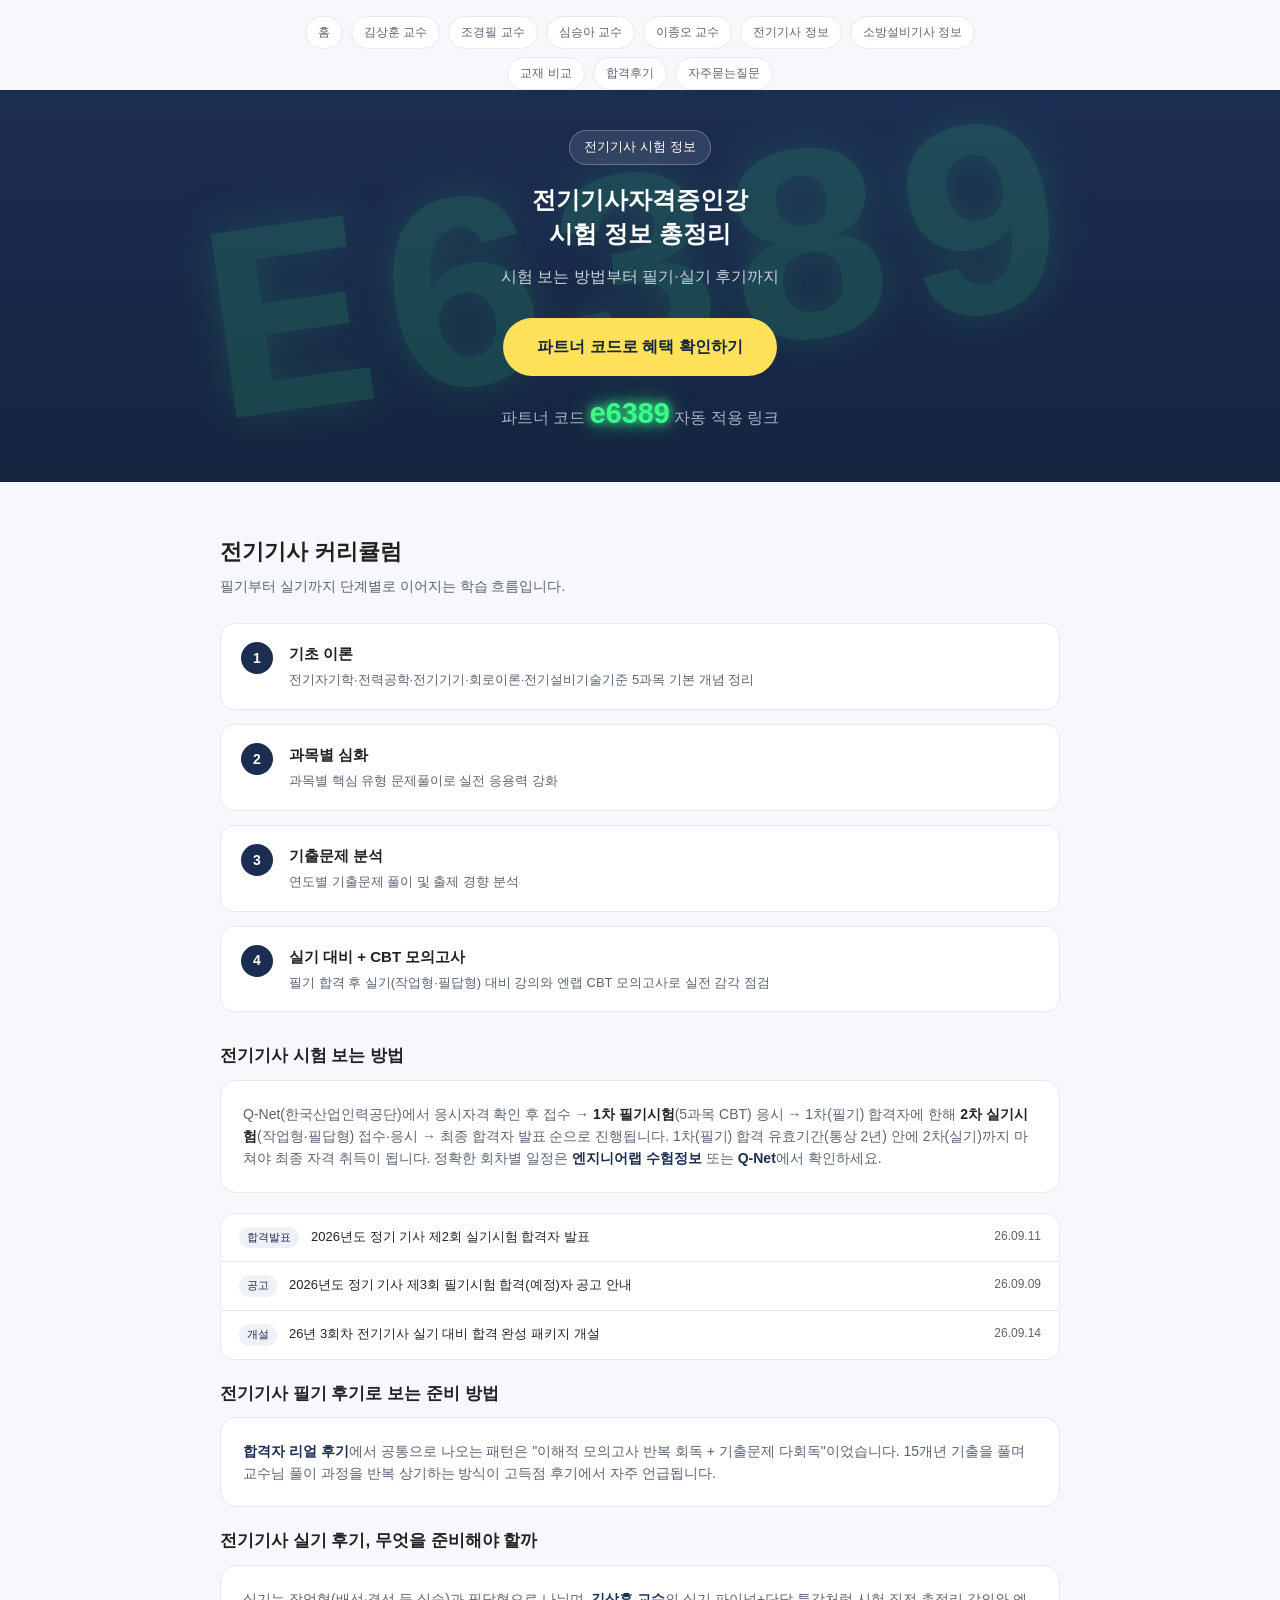
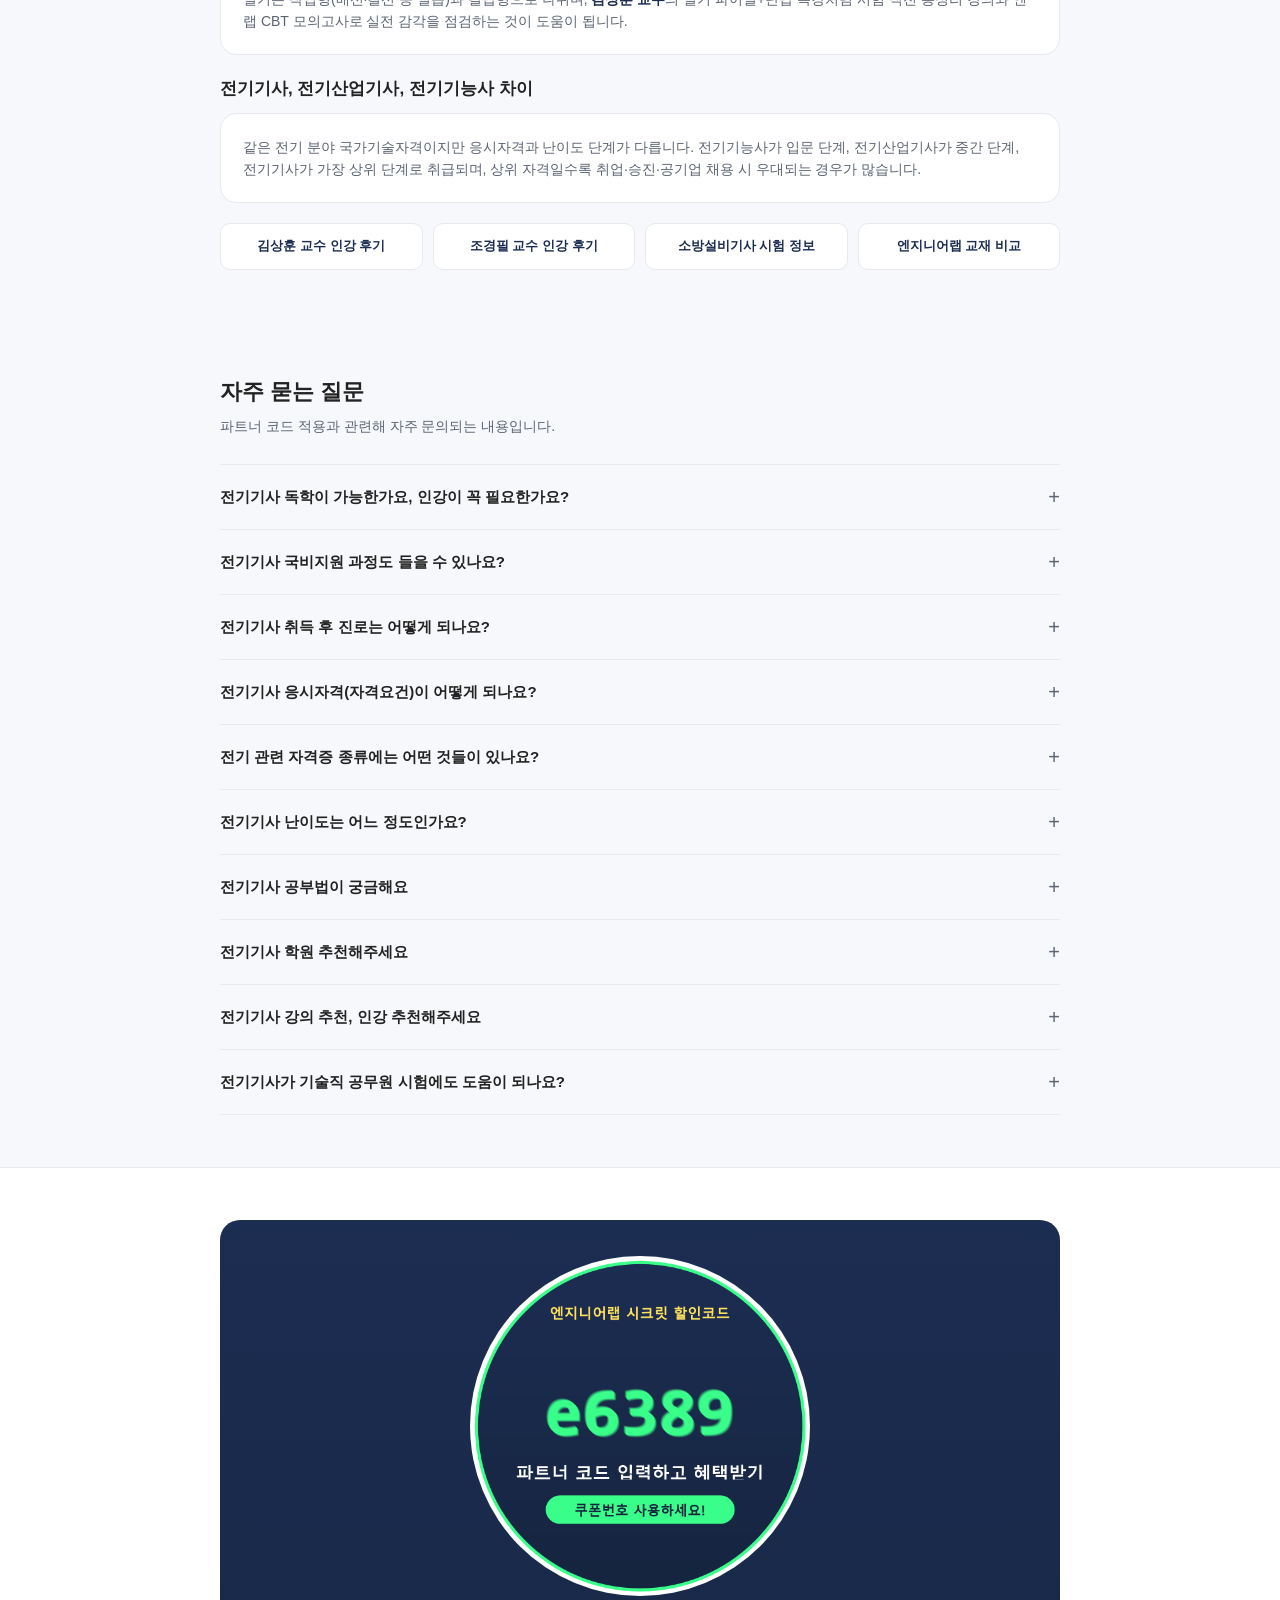
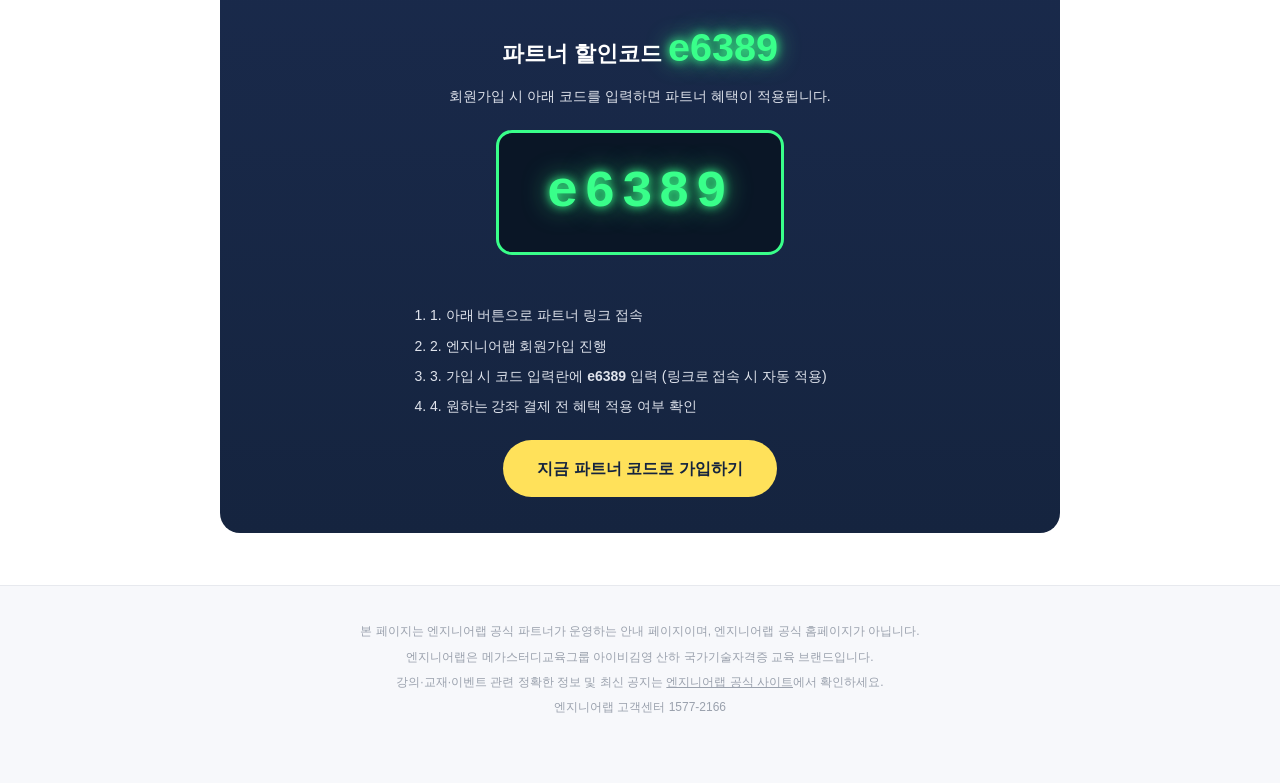
<file: electric.html>
<!DOCTYPE html>
<html lang="ko">
<head>
<meta charset="UTF-8">
<meta name="viewport" content="width=device-width, initial-scale=1.0">
<title>전기기사자격증인강 시험 정보 총정리 | 엔지니어랩 할인코드 e6389</title>
<meta name="description" content="전기기사 시험 보는 방법, 필기·실기 후기, 커리큘럼, 국비지원까지 — 전기기사자격증인강 정보와 파트너 할인코드 e6389 안내">
<meta name="keywords" content="전기기사자격증인강, 전기기사 시험 보는 방법, 전기기사 필기 후기, 전기기사 실기 후기, 전기기사 국비지원, 전기기사 난이도, 전기기사 합격률">
<meta property="og:type" content="website">
<meta property="og:url" content="https://enlab-e6389.github.io/electric.html">
<meta property="og:title" content="전기기사자격증인강 시험 정보 총정리 | 엔지니어랩 할인코드 e6389">
<meta property="og:description" content="전기기사 시험 보는 방법, 필기·실기 후기, 커리큘럼, 국비지원까지 — 전기기사자격증인강 정보와 파트너 할인코드 e6389 안내">
<meta property="og:image" content="https://enlab-e6389.github.io/img/og-share.png">
<meta property="og:image:width" content="1200">
<meta property="og:image:height" content="630">
<meta name="twitter:card" content="summary_large_image">
<link rel="canonical" href="https://enlab-e6389.github.io/electric.html">
<link rel="icon" type="image/png" href="favicon.png">

<script type="application/ld+json">
{
  "@context": "https://schema.org",
  "@type": "FAQPage",
  "mainEntity": [
    {"@type": "Question", "name": "전기기사 독학이 가능한가요, 인강이 꼭 필요한가요?", "acceptedAnswer": {"@type": "Answer", "text": "전공자거나 기초가 탄탄하다면 독학도 가능하지만, 비전공자·초시생이라면 커리큘럼이 잡혀있는 인강으로 시작하는 경우가 많습니다."}},
    {"@type": "Question", "name": "전기기사 국비지원 과정도 들을 수 있나요?", "acceptedAnswer": {"@type": "Answer", "text": "네, 엔지니어랩은 학원(오프라인) 기준으로 국비지원 과정도 함께 운영합니다."}},
    {"@type": "Question", "name": "전기기사 취득 후 진로는 어떻게 되나요?", "acceptedAnswer": {"@type": "Answer", "text": "전기공사업체, 발전·전력 관련 공기업, 빌딩·플랜트 전기설비 유지보수, 전기안전관리자 선임 등 다양한 진로로 이어집니다."}},
    {"@type": "Question", "name": "전기기사 응시자격이 어떻게 되나요?", "acceptedAnswer": {"@type": "Answer", "text": "관련 학과 졸업(예정)자, 전기산업기사 취득 후 실무경력 등 한국산업인력공단이 정한 기준에 따라 응시자격이 주어집니다. 정확한 조건은 Q-Net에서 확인해야 합니다."}},
    {"@type": "Question", "name": "전기 관련 자격증 종류에는 어떤 것들이 있나요?", "acceptedAnswer": {"@type": "Answer", "text": "전기기사·전기산업기사·전기기능사·전기공사기사·전기공사산업기사 등이 있으며, 각각 응시자격과 난이도가 다릅니다."}},
    {"@type": "Question", "name": "전기기사 난이도는 어느 정도인가요?", "acceptedAnswer": {"@type": "Answer", "text": "전기 분야 국가기술자격 중 난이도가 높은 편으로 꼽히며, 필기 5과목과 실기를 모두 통과해야 합니다."}},
    {"@type": "Question", "name": "전기기사 학원 추천해주세요", "acceptedAnswer": {"@type": "Answer", "text": "온라인 인강 외에 오프라인 학원을 찾으신다면 엔지니어랩 종로학원에서 전기기사 과정을 운영합니다."}}
  ]
}
</script>

<script type="application/ld+json">
{
  "@context": "https://schema.org",
  "@type": "BreadcrumbList",
  "itemListElement": [
    {"@type": "ListItem", "position": 1, "name": "홈", "item": "https://enlab-e6389.github.io/"},
    {"@type": "ListItem", "position": 2, "name": "전기기사 시험 정보", "item": "https://enlab-e6389.github.io/electric.html"}
  ]
}
</script>

<link rel="stylesheet" href="style.css">
</head>
<body>

<nav class="site-nav">
  <a href="index.html">홈</a>
  <a href="kim-sanghoon.html">김상훈 교수</a>
  <a href="jo-kyungpil.html">조경필 교수</a>
  <a href="sim-seungah.html">심승아 교수</a>
  <a href="lee-jongoh.html">이종오 교수</a>
  <a href="electric.html">전기기사 정보</a>
  <a href="fire-safety.html">소방설비기사 정보</a>
  <a href="textbook.html">교재 비교</a>
  <a href="reviews.html">합격후기</a>
  <a href="faq.html">자주묻는질문</a>
</nav>

<header class="hero compact">
  <div class="hero-watermark">E6389</div>
  <div class="wrap">
    <span class="badge">전기기사 시험 정보</span>
    <h1>전기기사자격증인강<br>시험 정보 총정리</h1>
    <p>시험 보는 방법부터 필기·실기 후기까지</p>
    <a class="cta-btn" href="https://www.engineerlab.co.kr/ee/promotion/2025/partner/index.php?partnerID=e6389" target="_blank" rel="noopener">파트너 코드로 혜택 확인하기</a>
    <div class="cta-sub">파트너 코드 <span class="neon-badge">e6389</span> 자동 적용 링크</div>
  </div>
</header>


<section>
  <div class="wrap">
    <h2>전기기사 커리큘럼</h2>
    <p class="lead">필기부터 실기까지 단계별로 이어지는 학습 흐름입니다.</p>
    <div class="curri">
      <div class="curri-step"><span class="n"></span><div><h4>기초 이론</h4><p>전기자기학·전력공학·전기기기·회로이론·전기설비기술기준 5과목 기본 개념 정리</p></div></div>
      <div class="curri-step"><span class="n"></span><div><h4>과목별 심화</h4><p>과목별 핵심 유형 문제풀이로 실전 응용력 강화</p></div></div>
      <div class="curri-step"><span class="n"></span><div><h4>기출문제 분석</h4><p>연도별 기출문제 풀이 및 출제 경향 분석</p></div></div>
      <div class="curri-step"><span class="n"></span><div><h4>실기 대비 + CBT 모의고사</h4><p>필기 합격 후 실기(작업형·필답형) 대비 강의와 엔랩 CBT 모의고사로 실전 감각 점검</p></div></div>
    </div>

    <h3 style="font-size:17px;font-weight:800;margin-top:30px;margin-bottom:10px;">전기기사 시험 보는 방법</h3>
    <div class="book-note" style="margin-bottom:20px;">
      Q-Net(한국산업인력공단)에서 응시자격 확인 후 접수 → <b style="color:var(--text);">1차 필기시험</b>(5과목 CBT) 응시 → 1차(필기) 합격자에 한해 <b style="color:var(--text);">2차 실기시험</b>(작업형·필답형) 접수·응시 → 최종 합격자 발표 순으로 진행됩니다. 1차(필기) 합격 유효기간(통상 2년) 안에 2차(실기)까지 마쳐야 최종 자격 취득이 됩니다. 정확한 회차별 일정은 <a href="https://www.engineerlab.co.kr/ee/promotion/2025/partner/index.php?partnerID=e6389" target="_blank" rel="noopener">엔지니어랩 수험정보</a> 또는 <a href="https://www.q-net.or.kr" target="_blank" rel="noopener">Q-Net</a>에서 확인하세요.
    </div>
    <div class="notice-list" style="max-width:100%;margin-bottom:20px;">
      <a href="https://www.engineerlab.co.kr/ee/promotion/2025/partner/index.php?partnerID=e6389" target="_blank" rel="noopener">
        <span class="tag">합격발표</span><span class="ttl">2026년도 정기 기사 제2회 실기시험 합격자 발표</span><span class="date">26.09.11</span>
      </a>
      <a href="https://www.engineerlab.co.kr/ee/promotion/2025/partner/index.php?partnerID=e6389" target="_blank" rel="noopener">
        <span class="tag">공고</span><span class="ttl">2026년도 정기 기사 제3회 필기시험 합격(예정)자 공고 안내</span><span class="date">26.09.09</span>
      </a>
      <a href="https://www.engineerlab.co.kr/ee/promotion/2025/partner/index.php?partnerID=e6389" target="_blank" rel="noopener">
        <span class="tag">개설</span><span class="ttl">26년 3회차 전기기사 실기 대비 합격 완성 패키지 개설</span><span class="date">26.09.14</span>
      </a>
    </div>
    <h3 style="font-size:17px;font-weight:800;margin-bottom:10px;">전기기사 필기 후기로 보는 준비 방법</h3>
    <div class="book-note" style="margin-bottom:20px;">
      <a href="reviews.html" style="color:var(--navy2);font-weight:700;">합격자 리얼 후기</a>에서 공통으로 나오는 패턴은 "이해적 모의고사 반복 회독 + 기출문제 다회독"이었습니다. 15개년 기출을 풀며 교수님 풀이 과정을 반복 상기하는 방식이 고득점 후기에서 자주 언급됩니다.
    </div>
    <h3 style="font-size:17px;font-weight:800;margin-bottom:10px;">전기기사 실기 후기, 무엇을 준비해야 할까</h3>
    <div class="book-note" style="margin-bottom:20px;">
      실기는 작업형(배선·결선 등 실습)과 필답형으로 나뉘며, <a href="kim-sanghoon.html" style="color:var(--navy2);font-weight:700;">김상훈 교수</a>의 실기 파이널+단답 특강처럼 시험 직전 총정리 강의와 엔랩 CBT 모의고사로 실전 감각을 점검하는 것이 도움이 됩니다.
    </div>
    <h3 style="font-size:17px;font-weight:800;margin-bottom:10px;">전기기사, 전기산업기사, 전기기능사 차이</h3>
    <div class="book-note" style="margin-bottom:20px;">
      같은 전기 분야 국가기술자격이지만 응시자격과 난이도 단계가 다릅니다. 전기기능사가 입문 단계, 전기산업기사가 중간 단계, 전기기사가 가장 상위 단계로 취급되며, 상위 자격일수록 취업·승진·공기업 채용 시 우대되는 경우가 많습니다.
    </div>
    
    <div class="related-pages">
      <a href="kim-sanghoon.html">김상훈 교수 인강 후기</a>
      <a href="jo-kyungpil.html">조경필 교수 인강 후기</a>
      <a href="fire-safety.html">소방설비기사 시험 정보</a>
      <a href="textbook.html">엔지니어랩 교재 비교</a>
    </div>
  </div>
</section>

<section>
  <div class="wrap">
    <h2>자주 묻는 질문</h2>
    <p class="lead">파트너 코드 적용과 관련해 자주 문의되는 내용입니다.</p>
    <div class="faq">
      <details>
        <summary>전기기사 독학이 가능한가요, 인강이 꼭 필요한가요?</summary>
        <p>전공자거나 기초가 탄탄하다면 독학도 가능하지만, 5과목을 짧은 기간에 준비해야 하는 비전공자·초시생이라면 커리큘럼이 잡혀있는 인강으로 시작하는 경우가 많습니다.</p>
      </details>
      <details>
        <summary>전기기사 국비지원 과정도 들을 수 있나요?</summary>
        <p>네, 엔지니어랩은 학원(오프라인) 기준으로 국비지원 과정도 함께 운영합니다. 인강과 국비 과정 중 본인 상황에 맞는 방식을 선택할 수 있습니다.</p>
      </details>
      <details>
        <summary>전기기사 취득 후 진로는 어떻게 되나요?</summary>
        <p>전기공사업체, 발전·전력 관련 공기업(한국전력공사 등 전기직), 빌딩·플랜트 전기설비 유지보수, 전기안전관리자 선임 등 다양한 진로로 이어집니다.</p>
      </details>
      <details>
        <summary>전기기사 응시자격(자격요건)이 어떻게 되나요?</summary>
        <p>관련 학과 졸업(예정)자, 전기산업기사 취득 후 실무경력, 동일·유사 분야 실무경력 등 한국산업인력공단(Q-Net)이 정한 기준에 따라 응시자격(자격요건)이 주어집니다. 본인 학력·경력에 따라 조건이 달라지므로 응시 전 Q-Net에서 정확히 확인해야 합니다.</p>
      </details>
      <details>
        <summary>전기 관련 자격증 종류에는 어떤 것들이 있나요?</summary>
        <p>전기 분야에는 전기기사·전기산업기사·전기기능사·전기공사기사·전기공사산업기사 등이 있으며, 각각 응시자격과 난이도가 다릅니다. 엔지니어랩은 이 전 과정을 다 운영합니다.</p>
      </details>
      <details>
        <summary>전기기사 난이도는 어느 정도인가요?</summary>
        <p>전기기사는 전기 분야 국가기술자격 중 난이도가 높은 편으로 꼽힙니다. 필기 5과목과 실기(작업형·필답형)를 모두 통과해야 하고, 비전공자는 특히 회로이론·전기자기학에서 어려움을 느끼는 경우가 많습니다.</p>
      </details>
      <details>
        <summary>전기기사 공부법이 궁금해요</summary>
        <p>기초 이론 정리 → 과목별 기출문제 반복 → 실전 모의고사 순으로 단계를 밟는 공부법이 일반적으로 추천됩니다. 비전공자라면 개념 설명이 자세한 강의로 시작하는 것이 도움이 됩니다.</p>
      </details>
      <details>
        <summary>전기기사 학원 추천해주세요</summary>
        <p>온라인 인강 외에 오프라인 학원을 찾으신다면 엔지니어랩 종로학원에서 전기기사 과정을 운영합니다. 인강과 학원 중 학습 스타일에 맞는 방식을 선택하시면 됩니다.</p>
      </details>
      <details>
        <summary>전기기사 강의 추천, 인강 추천해주세요</summary>
        <p>비전공자·초시생이라면 조경필 교수, 실전형·공기업 연계를 원한다면 김상훈 교수 강의가 주로 추천됩니다. 무료특강으로 먼저 강의 스타일을 비교해보는 것도 방법입니다.</p>
      </details>
      <details>
        <summary>전기기사가 기술직 공무원 시험에도 도움이 되나요?</summary>
        <p>네. 전기기사는 7급·9급 전기직 기술직 공무원 채용시험에서 가산점(5%)이 인정되고, 전기기능사는 8급·9급 전기 분야 기술직 공무원 시험에서 가산점(3%)이 인정됩니다. 전기직 공무원 시험과목 일부가 기사 시험과 겹치는 부분이 있어 함께 준비하는 경우도 있습니다.</p>
      </details>
    </div>
  </div>
</section>


<section class="alt">
  <div class="wrap">
    <div class="discount-box">
      <img src="img/coupon-e6389.png" alt="엔지니어랩 시크릿 할인코드 e6389 쿠폰번호 파트너 코드" style="display:block;width:100%;max-width:340px;margin:0 auto 20px;border-radius:50%;">
      <h2>파트너 할인코드 <span class="neon-badge">e6389</span></h2>
      <p style="color:#dfe3ec;font-size:14px;">회원가입 시 아래 코드를 입력하면 파트너 혜택이 적용됩니다.</p>
      <div class="code">e6389</div>
      <ol class="steps">
        <li>1. 아래 버튼으로 파트너 링크 접속</li>
        <li>2. 엔지니어랩 회원가입 진행</li>
        <li>3. 가입 시 코드 입력란에 <b>e6389</b> 입력 (링크로 접속 시 자동 적용)</li>
        <li>4. 원하는 강좌 결제 전 혜택 적용 여부 확인</li>
      </ol>
      <div style="margin-top:22px;">
        <a class="cta-btn" href="https://www.engineerlab.co.kr/ee/promotion/2025/partner/index.php?partnerID=e6389" target="_blank" rel="noopener">지금 파트너 코드로 가입하기</a>
      </div>
    </div>
  </div>
</section>

<footer>
  <div class="wrap">
    <p>본 페이지는 엔지니어랩 공식 파트너가 운영하는 안내 페이지이며, 엔지니어랩 공식 홈페이지가 아닙니다.</p>
    <p>엔지니어랩은 메가스터디교육그룹 아이비김영 산하 국가기술자격증 교육 브랜드입니다.</p>
    <p>강의·교재·이벤트 관련 정확한 정보 및 최신 공지는 <a href="https://www.engineerlab.co.kr/ee/promotion/2025/partner/index.php?partnerID=e6389" target="_blank" rel="noopener" style="color:#9aa1ad;">엔지니어랩 공식 사이트</a>에서 확인하세요.</p>
    <p>엔지니어랩 고객센터 1577-2166</p>
  </div>
</footer>
</body>
</html>
</file>
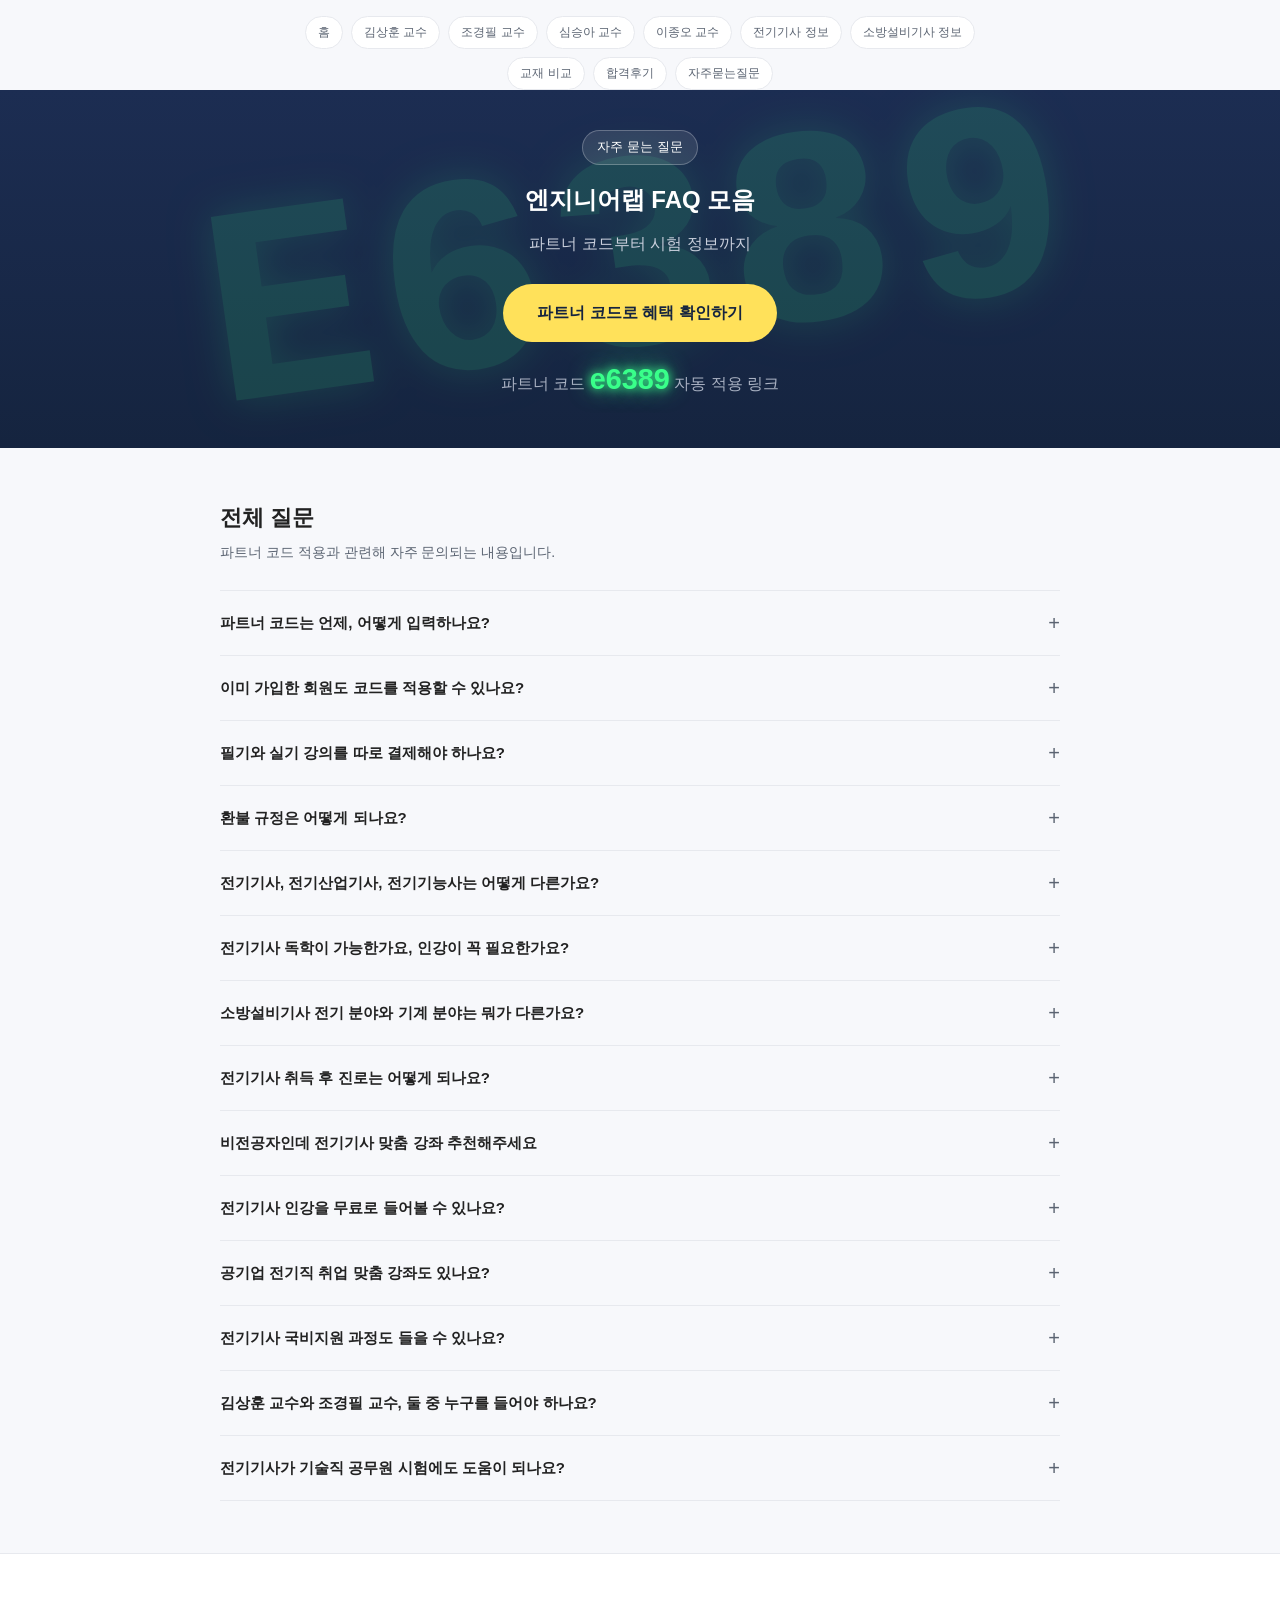
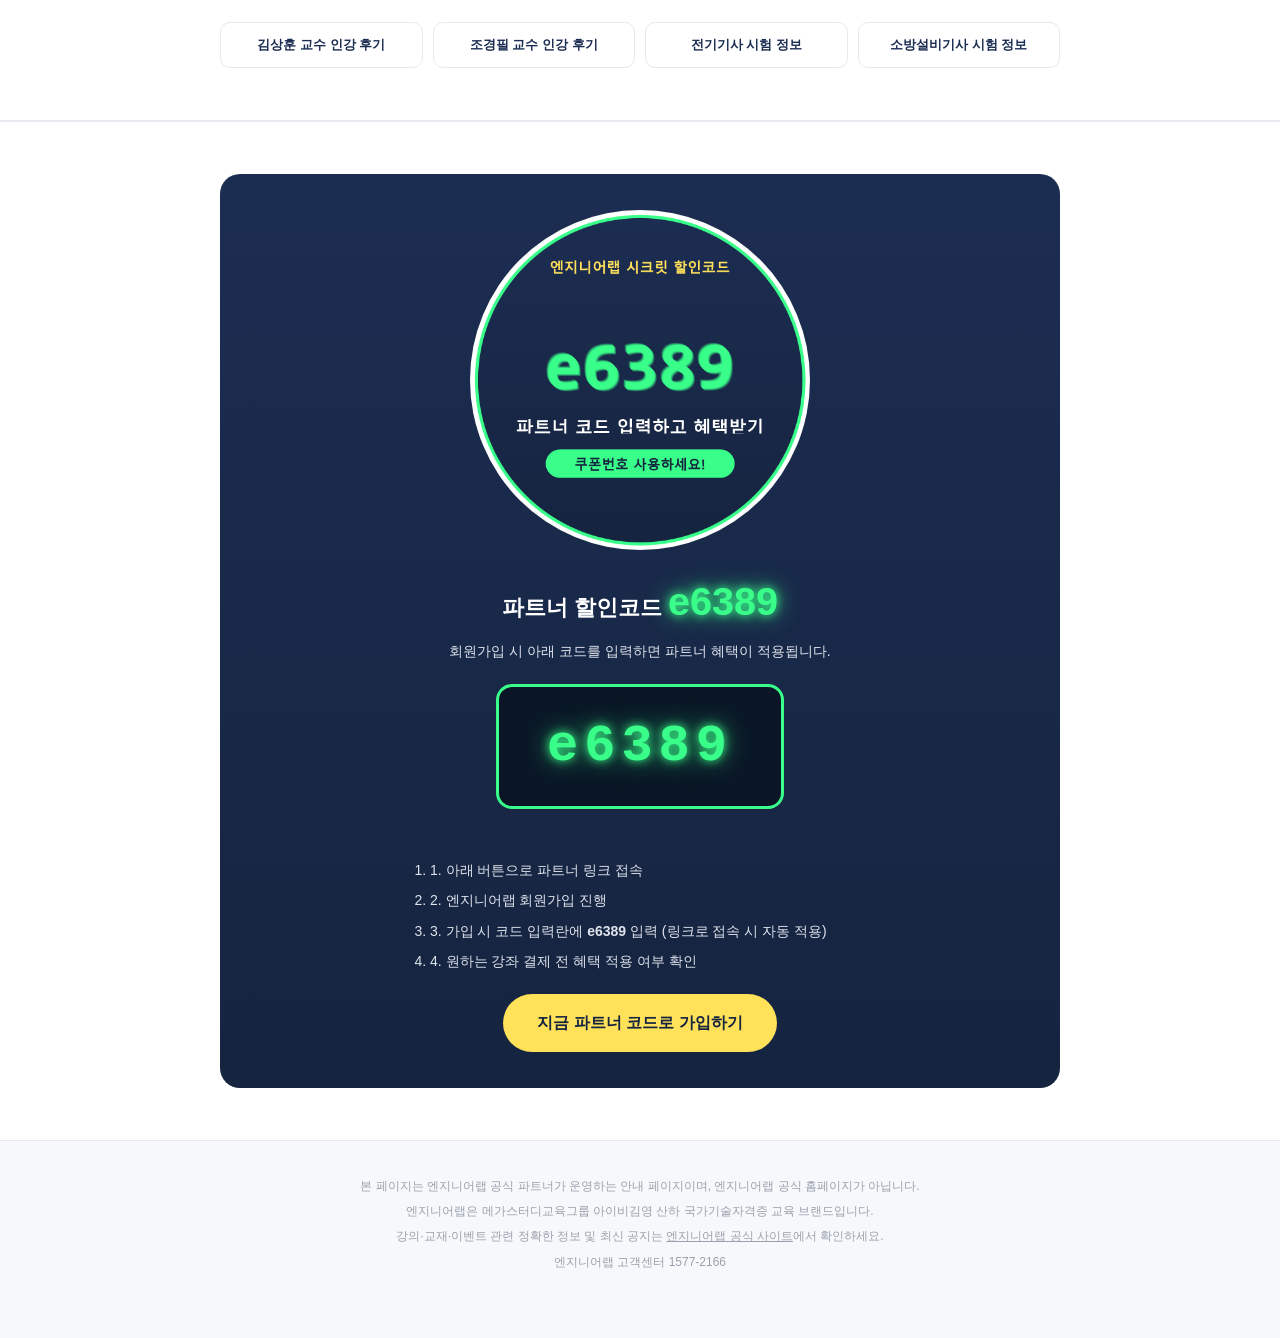
<file: faq.html>
<!DOCTYPE html>
<html lang="ko">
<head>
<meta charset="UTF-8">
<meta name="viewport" content="width=device-width, initial-scale=1.0">
<title>엔지니어랩 자주묻는질문 모음 | 할인코드 e6389</title>
<meta name="description" content="엔지니어랩 파트너 코드, 전기기사·소방설비기사 관련 자주 묻는 질문 모음과 할인코드 e6389 안내">
<meta name="keywords" content="엔지니어랩 자주묻는질문, 엔지니어랩 FAQ, 전기기사 질문, 엔지니어랩 환불">
<meta property="og:type" content="website">
<meta property="og:url" content="https://enlab-e6389.github.io/faq.html">
<meta property="og:title" content="엔지니어랩 자주묻는질문 모음 | 할인코드 e6389">
<meta property="og:description" content="엔지니어랩 파트너 코드, 전기기사·소방설비기사 관련 자주 묻는 질문 모음과 할인코드 e6389 안내">
<meta property="og:image" content="https://enlab-e6389.github.io/img/og-share.png">
<meta property="og:image:width" content="1200">
<meta property="og:image:height" content="630">
<meta name="twitter:card" content="summary_large_image">
<link rel="canonical" href="https://enlab-e6389.github.io/faq.html">
<link rel="icon" type="image/png" href="favicon.png">

<script type="application/ld+json">
{
  "@context": "https://schema.org",
  "@type": "FAQPage",
  "mainEntity": [
    {"@type": "Question", "name": "파트너 코드는 언제, 어떻게 입력하나요?", "acceptedAnswer": {"@type": "Answer", "text": "회원가입 화면의 코드 입력란에 e6389를 입력하시면 됩니다. 이 페이지의 파트너 링크로 접속해서 가입하면 코드가 자동으로 입력된 상태로 진행됩니다."}},
    {"@type": "Question", "name": "이미 가입한 회원도 코드를 적용할 수 있나요?", "acceptedAnswer": {"@type": "Answer", "text": "파트너 코드는 신규 회원가입 시 적용되는 혜택입니다. 이미 가입된 계정의 소급 적용 여부는 엔지니어랩 고객센터(1577-2166) 또는 1:1 문의 게시판에서 확인해주세요."}},
    {"@type": "Question", "name": "필기와 실기 강의를 따로 결제해야 하나요?", "acceptedAnswer": {"@type": "Answer", "text": "과정별로 필기·실기가 개별 상품으로 구성되어 있거나 통합 패키지로 제공되는 경우도 있습니다. 정확한 구성은 각 강좌 상세 페이지에서 확인하실 수 있습니다."}},
    {"@type": "Question", "name": "환불 규정은 어떻게 되나요?", "acceptedAnswer": {"@type": "Answer", "text": "수강료 환불 기준은 엔지니어랩 학원 공지사항에 안내되어 있으니, 결제 전 반드시 공식 공지사항을 확인하시길 권장합니다."}},
    {"@type": "Question", "name": "전기기사, 전기산업기사, 전기기능사는 어떻게 다른가요?", "acceptedAnswer": {"@type": "Answer", "text": "같은 전기 분야 국가기술자격이지만 응시자격과 난이도 단계가 다릅니다. 전기기능사가 입문 단계, 전기산업기사가 중간 단계, 전기기사가 가장 상위 단계로 취급되며, 상위 자격일수록 취업·승진·공기업 채용 시 우대되는 경우가 많습니다."}},
    {"@type": "Question", "name": "전기기사 독학이 가능한가요, 인강이 꼭 필요한가요?", "acceptedAnswer": {"@type": "Answer", "text": "전공자거나 기초가 탄탄하다면 독학도 가능하지만, 비전공자·초시생이라면 커리큘럼이 잡혀있는 인강으로 시작하는 경우가 많습니다."}},
    {"@type": "Question", "name": "소방설비기사 전기 분야와 기계 분야는 뭐가 다른가요?", "acceptedAnswer": {"@type": "Answer", "text": "소방설비기사(전기)는 수신반, 감지기, 비상방송설비 등 소방전기설비를, 소방설비기사(기계)는 스프링클러·소화설비 등 소방기계설비를 다룹니다."}},
    {"@type": "Question", "name": "전기기사 취득 후 진로는 어떻게 되나요?", "acceptedAnswer": {"@type": "Answer", "text": "전기공사업체, 발전·전력 관련 공기업(한국전력공사 등 전기직), 빌딩·플랜트 전기설비 유지보수, 전기안전관리자 선임 등 다양한 진로로 이어집니다."}},
    {"@type": "Question", "name": "비전공자인데 전기기사 맞춤 강좌 추천해주세요", "acceptedAnswer": {"@type": "Answer", "text": "비전공자·초시생은 기초 이론부터 순서대로 밟아가는 커리큘럼이 중요합니다. 조경필 교수의 비전공자 대상 강의나 무료특강으로 먼저 강의 스타일을 확인해보는 것을 추천합니다."}},
    {"@type": "Question", "name": "전기기사 인강을 무료로 들어볼 수 있나요?", "acceptedAnswer": {"@type": "Answer", "text": "엔지니어랩은 유튜브 및 홈페이지 무료특강 게시판을 통해 일부 강의를 무료로 제공합니다."}},
    {"@type": "Question", "name": "공기업 전기직 취업 맞춤 강좌도 있나요?", "acceptedAnswer": {"@type": "Answer", "text": "네. 김상훈 교수의 공기업 전기직 채용 라이브 시리즈와 윤성훈 교수의 공기업 자소서·면접 강좌가 별도로 운영됩니다."}},
    {"@type": "Question", "name": "전기기사 국비지원 과정도 들을 수 있나요?", "acceptedAnswer": {"@type": "Answer", "text": "네, 엔지니어랩은 학원(오프라인) 기준으로 국비지원 과정도 함께 운영합니다."}},
    {"@type": "Question", "name": "김상훈 교수와 조경필 교수, 둘 중 누구를 들어야 하나요?", "acceptedAnswer": {"@type": "Answer", "text": "학습 스타일에 따라 다릅니다. 조경필 교수는 비전공자·초시생이 이해하기 쉬운 강의로, 김상훈 교수는 자격증 취득 이후 공기업 취업까지 이어지는 실전형 강의로 알려져 있습니다."}},
    {"@type": "Question", "name": "전기기사가 기술직 공무원 시험에도 도움이 되나요?", "acceptedAnswer": {"@type": "Answer", "text": "네. 전기기사는 7급·9급 전기직 기술직 공무원 채용시험에서 가산점(5%)이 인정되고, 전기기능사는 8급·9급 전기 분야 기술직 공무원 시험에서 가산점(3%)이 인정됩니다."}}
  ]
}
</script>

<script type="application/ld+json">
{
  "@context": "https://schema.org",
  "@type": "BreadcrumbList",
  "itemListElement": [
    {"@type": "ListItem", "position": 1, "name": "홈", "item": "https://enlab-e6389.github.io/"},
    {"@type": "ListItem", "position": 2, "name": "자주묻는질문", "item": "https://enlab-e6389.github.io/faq.html"}
  ]
}
</script>

<link rel="stylesheet" href="style.css">
</head>
<body>

<nav class="site-nav">
  <a href="index.html">홈</a>
  <a href="kim-sanghoon.html">김상훈 교수</a>
  <a href="jo-kyungpil.html">조경필 교수</a>
  <a href="sim-seungah.html">심승아 교수</a>
  <a href="lee-jongoh.html">이종오 교수</a>
  <a href="electric.html">전기기사 정보</a>
  <a href="fire-safety.html">소방설비기사 정보</a>
  <a href="textbook.html">교재 비교</a>
  <a href="reviews.html">합격후기</a>
  <a href="faq.html">자주묻는질문</a>
</nav>

<header class="hero compact">
  <div class="hero-watermark">E6389</div>
  <div class="wrap">
    <span class="badge">자주 묻는 질문</span>
    <h1>엔지니어랩 FAQ 모음</h1>
    <p>파트너 코드부터 시험 정보까지</p>
    <a class="cta-btn" href="https://www.engineerlab.co.kr/ee/promotion/2025/partner/index.php?partnerID=e6389" target="_blank" rel="noopener">파트너 코드로 혜택 확인하기</a>
    <div class="cta-sub">파트너 코드 <span class="neon-badge">e6389</span> 자동 적용 링크</div>
  </div>
</header>



<section>
  <div class="wrap">
    <h2>전체 질문</h2>
    <p class="lead">파트너 코드 적용과 관련해 자주 문의되는 내용입니다.</p>
    <div class="faq">
      <details>
        <summary>파트너 코드는 언제, 어떻게 입력하나요?</summary>
        <p>회원가입 화면의 코드 입력란에 <b>e6389</b>를 입력하시면 됩니다. 이 페이지의 파트너 링크로 접속해서 가입하면 코드가 자동으로 입력된 상태로 진행됩니다.</p>
      </details>
      <details>
        <summary>이미 가입한 회원도 코드를 적용할 수 있나요?</summary>
        <p>파트너 코드는 신규 회원가입 시 적용되는 혜택입니다. 이미 가입된 계정의 소급 적용 여부는 엔지니어랩 고객센터(1577-2166) 또는 1:1 문의 게시판에서 확인해주세요.</p>
      </details>
      <details>
        <summary>필기와 실기 강의를 따로 결제해야 하나요?</summary>
        <p>과정별로 필기·실기가 개별 상품으로 구성되어 있거나 통합 패키지로 제공되는 경우도 있습니다. 정확한 구성은 각 강좌 상세 페이지에서 확인하실 수 있습니다.</p>
      </details>
      <details>
        <summary>환불 규정은 어떻게 되나요?</summary>
        <p>수강료 환불 기준은 엔지니어랩 학원 공지사항에 안내되어 있으니, 결제 전 반드시 공식 공지사항을 확인하시길 권장합니다.</p>
      </details>
      <details>
        <summary>전기기사, 전기산업기사, 전기기능사는 어떻게 다른가요?</summary>
        <p>같은 전기 분야 국가기술자격이지만 응시자격과 난이도 단계가 다릅니다. 전기기능사가 입문 단계, 전기산업기사가 중간 단계, 전기기사가 가장 상위 단계로 취급되며, 상위 자격일수록 취업·승진·공기업 채용 시 우대되는 경우가 많습니다.</p>
      </details>
      <details>
        <summary>전기기사 독학이 가능한가요, 인강이 꼭 필요한가요?</summary>
        <p>전공자거나 기초가 탄탄하다면 독학도 가능하지만, 비전공자·초시생이라면 커리큘럼이 잡혀있는 인강으로 시작하는 경우가 많습니다.</p>
      </details>
      <details>
        <summary>소방설비기사 전기 분야와 기계 분야는 뭐가 다른가요?</summary>
        <p>소방설비기사(전기)는 수신반, 감지기, 비상방송설비 등 소방전기설비를, 소방설비기사(기계)는 스프링클러·소화설비 등 소방기계설비를 다룹니다.</p>
      </details>
      <details>
        <summary>전기기사 취득 후 진로는 어떻게 되나요?</summary>
        <p>전기공사업체, 발전·전력 관련 공기업(한국전력공사 등 전기직), 빌딩·플랜트 전기설비 유지보수, 전기안전관리자 선임 등 다양한 진로로 이어집니다.</p>
      </details>
      <details>
        <summary>비전공자인데 전기기사 맞춤 강좌 추천해주세요</summary>
        <p>비전공자·초시생은 기초 이론부터 순서대로 밟아가는 커리큘럼이 중요합니다. 조경필 교수의 비전공자 대상 강의나 무료특강으로 먼저 강의 스타일을 확인해보는 것을 추천합니다.</p>
      </details>
      <details>
        <summary>전기기사 인강을 무료로 들어볼 수 있나요?</summary>
        <p>엔지니어랩은 유튜브 및 홈페이지 무료특강 게시판을 통해 일부 강의를 무료로 제공합니다.</p>
      </details>
      <details>
        <summary>공기업 전기직 취업 맞춤 강좌도 있나요?</summary>
        <p>네. 김상훈 교수의 공기업 전기직 채용 라이브 시리즈와 윤성훈 교수의 공기업 자소서·면접 강좌가 별도로 운영됩니다.</p>
      </details>
      <details>
        <summary>전기기사 국비지원 과정도 들을 수 있나요?</summary>
        <p>네, 엔지니어랩은 학원(오프라인) 기준으로 국비지원 과정도 함께 운영합니다.</p>
      </details>
      <details>
        <summary>김상훈 교수와 조경필 교수, 둘 중 누구를 들어야 하나요?</summary>
        <p>학습 스타일에 따라 다릅니다. 조경필 교수는 비전공자·초시생이 이해하기 쉬운 강의로, 김상훈 교수는 자격증 취득 이후 공기업 취업까지 이어지는 실전형 강의로 알려져 있습니다.</p>
      </details>
      <details>
        <summary>전기기사가 기술직 공무원 시험에도 도움이 되나요?</summary>
        <p>네. 전기기사는 7급·9급 전기직 기술직 공무원 채용시험에서 가산점(5%)이 인정되고, 전기기능사는 8급·9급 전기 분야 기술직 공무원 시험에서 가산점(3%)이 인정됩니다.</p>
      </details>
    </div>
  </div>
</section>
<section class="alt">
  <div class="wrap">
    
    <div class="related-pages">
      <a href="kim-sanghoon.html">김상훈 교수 인강 후기</a>
      <a href="jo-kyungpil.html">조경필 교수 인강 후기</a>
      <a href="electric.html">전기기사 시험 정보</a>
      <a href="fire-safety.html">소방설비기사 시험 정보</a>
    </div>
  </div>
</section>


<section class="alt">
  <div class="wrap">
    <div class="discount-box">
      <img src="img/coupon-e6389.png" alt="엔지니어랩 시크릿 할인코드 e6389 쿠폰번호 파트너 코드" style="display:block;width:100%;max-width:340px;margin:0 auto 20px;border-radius:50%;">
      <h2>파트너 할인코드 <span class="neon-badge">e6389</span></h2>
      <p style="color:#dfe3ec;font-size:14px;">회원가입 시 아래 코드를 입력하면 파트너 혜택이 적용됩니다.</p>
      <div class="code">e6389</div>
      <ol class="steps">
        <li>1. 아래 버튼으로 파트너 링크 접속</li>
        <li>2. 엔지니어랩 회원가입 진행</li>
        <li>3. 가입 시 코드 입력란에 <b>e6389</b> 입력 (링크로 접속 시 자동 적용)</li>
        <li>4. 원하는 강좌 결제 전 혜택 적용 여부 확인</li>
      </ol>
      <div style="margin-top:22px;">
        <a class="cta-btn" href="https://www.engineerlab.co.kr/ee/promotion/2025/partner/index.php?partnerID=e6389" target="_blank" rel="noopener">지금 파트너 코드로 가입하기</a>
      </div>
    </div>
  </div>
</section>

<footer>
  <div class="wrap">
    <p>본 페이지는 엔지니어랩 공식 파트너가 운영하는 안내 페이지이며, 엔지니어랩 공식 홈페이지가 아닙니다.</p>
    <p>엔지니어랩은 메가스터디교육그룹 아이비김영 산하 국가기술자격증 교육 브랜드입니다.</p>
    <p>강의·교재·이벤트 관련 정확한 정보 및 최신 공지는 <a href="https://www.engineerlab.co.kr/ee/promotion/2025/partner/index.php?partnerID=e6389" target="_blank" rel="noopener" style="color:#9aa1ad;">엔지니어랩 공식 사이트</a>에서 확인하세요.</p>
    <p>엔지니어랩 고객센터 1577-2166</p>
  </div>
</footer>
</body>
</html>
</file>
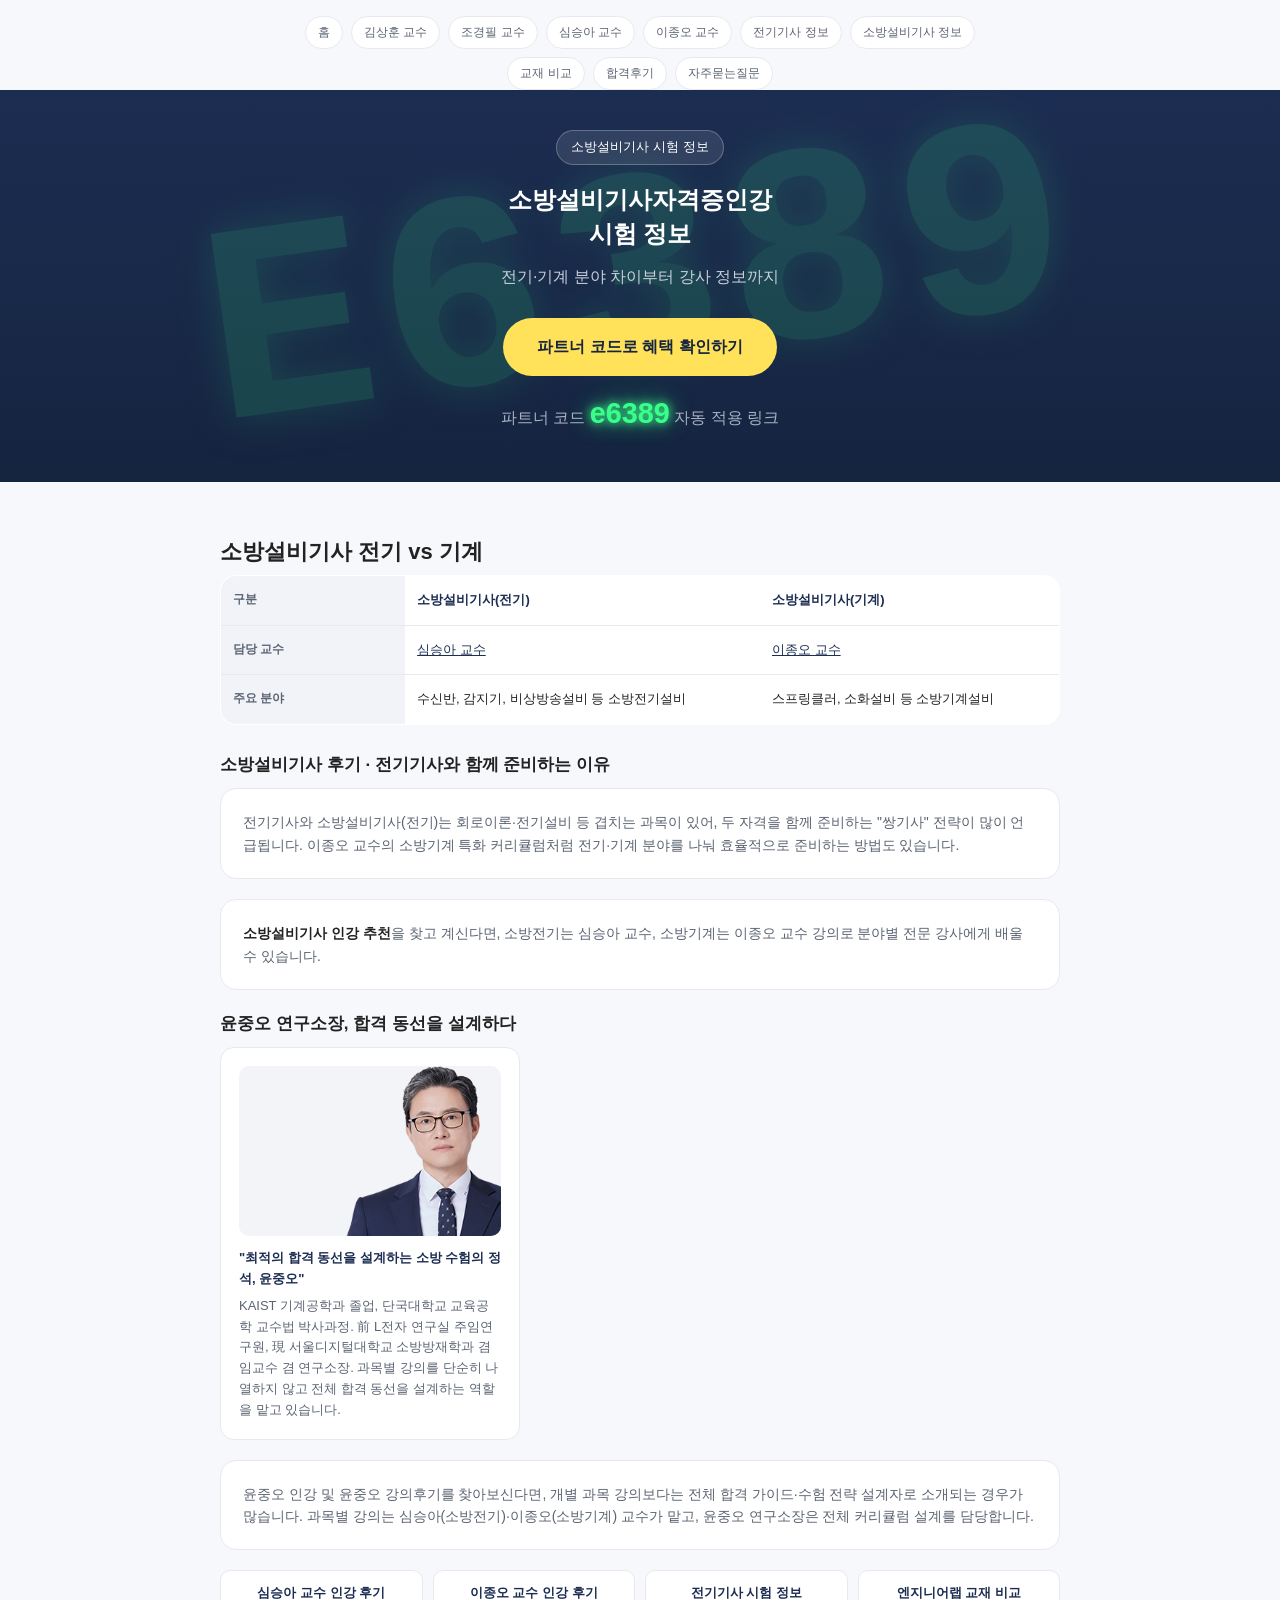
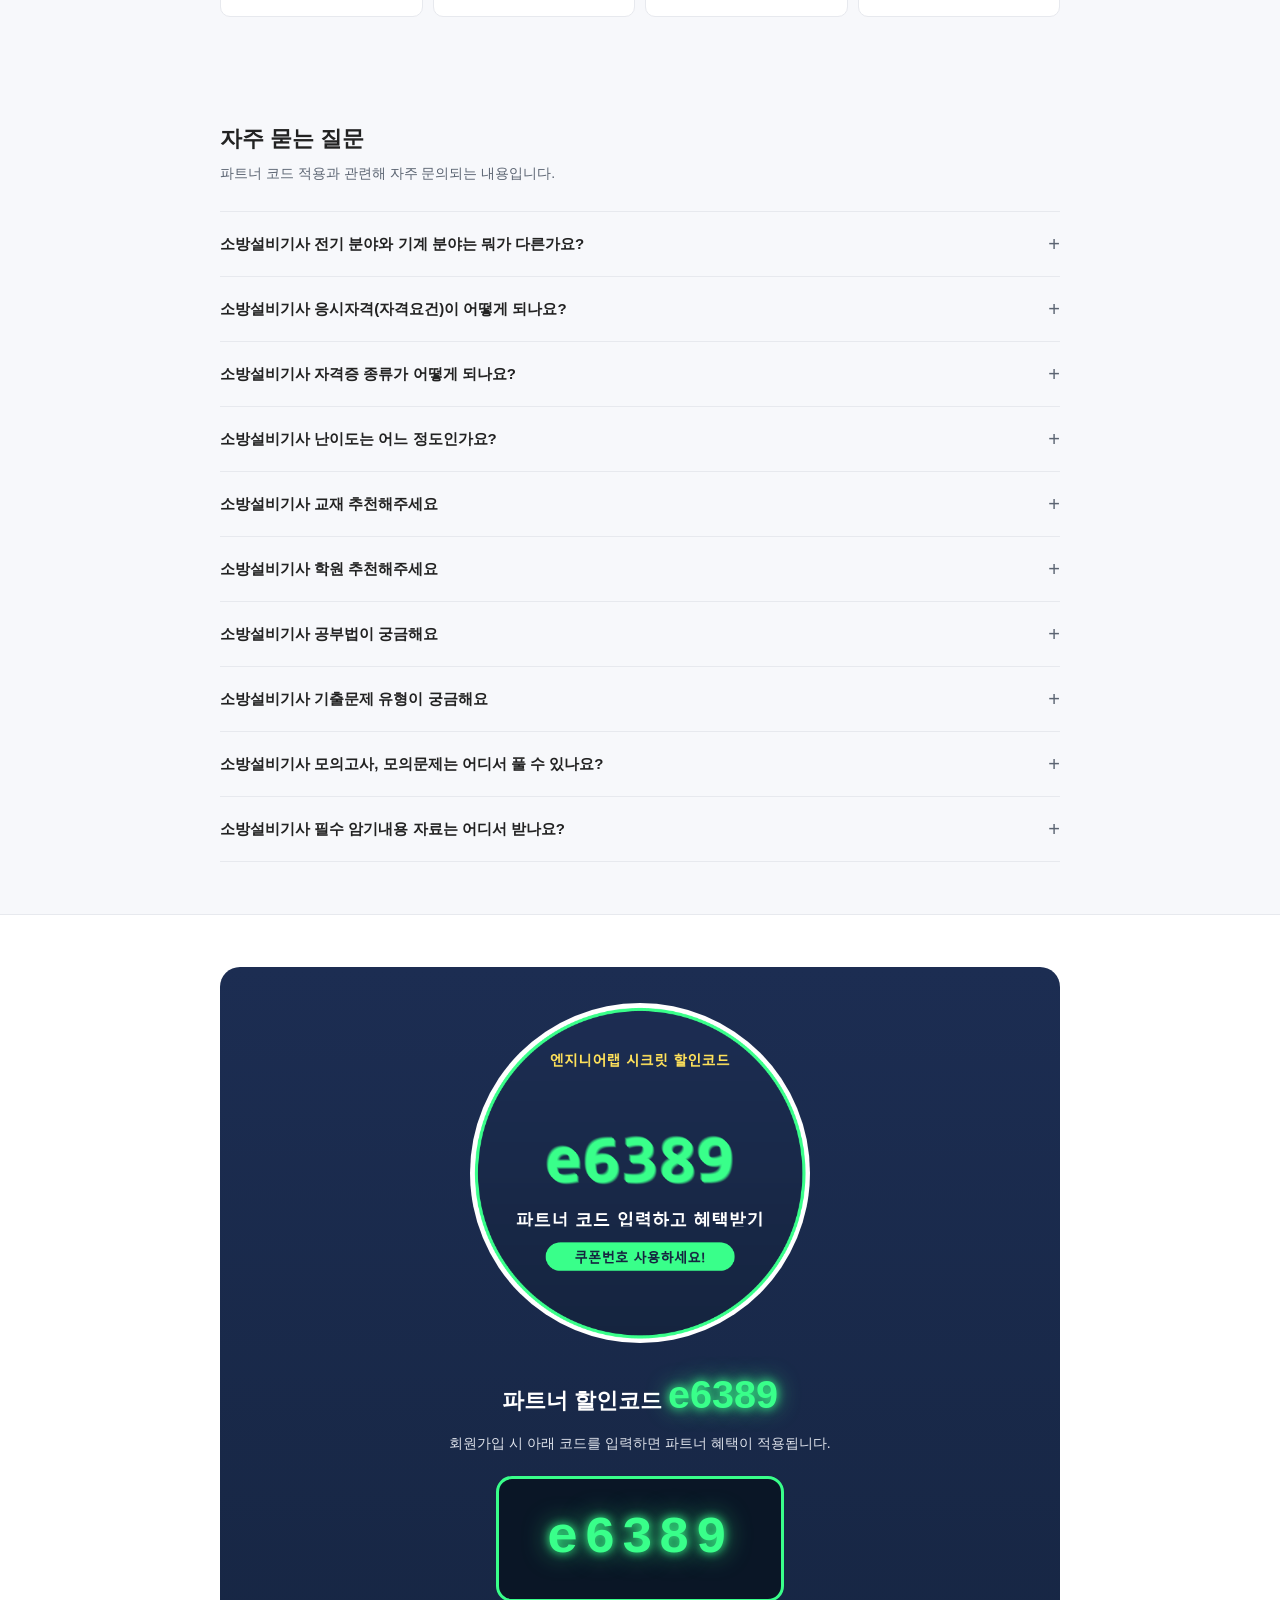
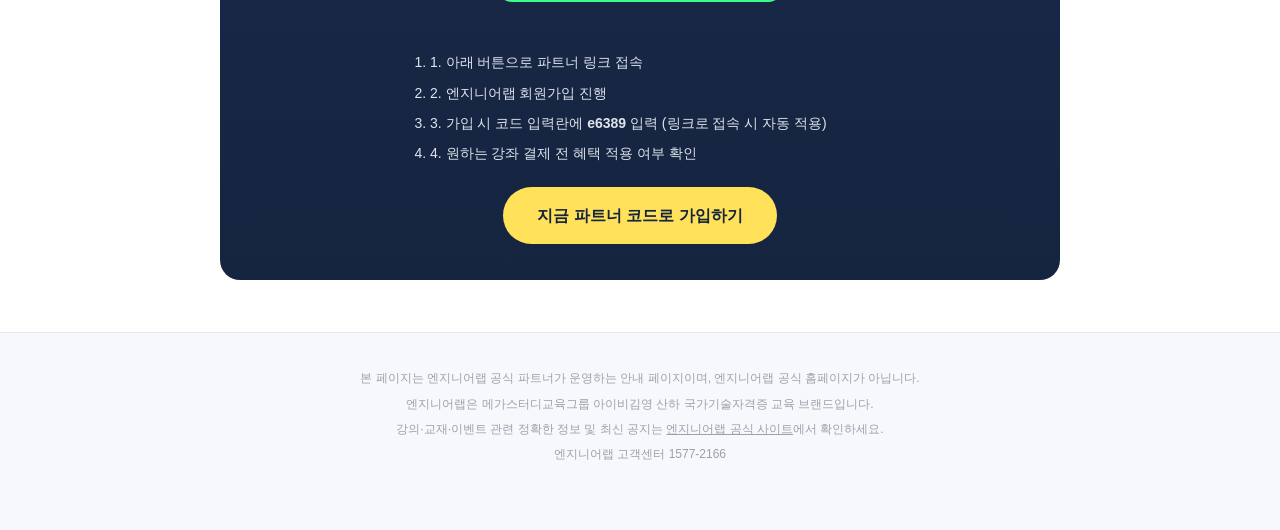
<file: fire-safety.html>
<!DOCTYPE html>
<html lang="ko">
<head>
<meta charset="UTF-8">
<meta name="viewport" content="width=device-width, initial-scale=1.0">
<title>소방설비기사자격증인강 시험 정보 | 엔지니어랩 할인코드 e6389</title>
<meta name="description" content="소방설비기사 전기·기계 분야 차이, 심승아·이종오 교수 강의 정보와 파트너 할인코드 e6389 안내">
<meta name="keywords" content="소방설비기사자격증인강, 소방기사자격증인강, 소방설비기사 전기 기계 차이, 소방설비기사 난이도, 소방설비기사 인강 추천">
<meta property="og:type" content="website">
<meta property="og:url" content="https://enlab-e6389.github.io/fire-safety.html">
<meta property="og:title" content="소방설비기사자격증인강 시험 정보 | 엔지니어랩 할인코드 e6389">
<meta property="og:description" content="소방설비기사 전기·기계 분야 차이, 심승아·이종오 교수 강의 정보와 파트너 할인코드 e6389 안내">
<meta property="og:image" content="https://enlab-e6389.github.io/img/og-share.png">
<meta property="og:image:width" content="1200">
<meta property="og:image:height" content="630">
<meta name="twitter:card" content="summary_large_image">
<link rel="canonical" href="https://enlab-e6389.github.io/fire-safety.html">
<link rel="icon" type="image/png" href="favicon.png">

<script type="application/ld+json">
{
  "@context": "https://schema.org",
  "@type": "FAQPage",
  "mainEntity": [
    {"@type": "Question", "name": "소방설비기사 전기 분야와 기계 분야는 뭐가 다른가요?", "acceptedAnswer": {"@type": "Answer", "text": "소방설비기사(전기)는 수신반, 감지기, 비상방송설비 등 소방전기설비를, 소방설비기사(기계)는 스프링클러·소화설비 등 소방기계설비를 다룹니다."}},
    {"@type": "Question", "name": "소방설비기사 응시자격이 어떻게 되나요?", "acceptedAnswer": {"@type": "Answer", "text": "관련 학과 졸업(예정)자, 유사 자격 취득 후 실무경력 등 한국산업인력공단이 정한 기준에 따라 응시자격이 주어집니다. 정확한 조건은 Q-Net에서 확인해야 합니다."}},
    {"@type": "Question", "name": "소방설비기사 자격증 종류가 어떻게 되나요?", "acceptedAnswer": {"@type": "Answer", "text": "소방설비기사는 전기 분야와 기계 분야로 나뉘며, 각각 별도의 필기·실기 시험을 치릅니다."}},
    {"@type": "Question", "name": "소방설비기사 학원 추천해주세요", "acceptedAnswer": {"@type": "Answer", "text": "온라인 인강 외에 오프라인 학원을 찾으신다면 엔지니어랩 종로학원에서 소방설비기사 과정도 운영합니다."}}
  ]
}
</script>

<script type="application/ld+json">
{
  "@context": "https://schema.org",
  "@type": "BreadcrumbList",
  "itemListElement": [
    {"@type": "ListItem", "position": 1, "name": "홈", "item": "https://enlab-e6389.github.io/"},
    {"@type": "ListItem", "position": 2, "name": "소방설비기사 시험 정보", "item": "https://enlab-e6389.github.io/fire-safety.html"}
  ]
}
</script>

<link rel="stylesheet" href="style.css">
</head>
<body>

<nav class="site-nav">
  <a href="index.html">홈</a>
  <a href="kim-sanghoon.html">김상훈 교수</a>
  <a href="jo-kyungpil.html">조경필 교수</a>
  <a href="sim-seungah.html">심승아 교수</a>
  <a href="lee-jongoh.html">이종오 교수</a>
  <a href="electric.html">전기기사 정보</a>
  <a href="fire-safety.html">소방설비기사 정보</a>
  <a href="textbook.html">교재 비교</a>
  <a href="reviews.html">합격후기</a>
  <a href="faq.html">자주묻는질문</a>
</nav>

<header class="hero compact">
  <div class="hero-watermark">E6389</div>
  <div class="wrap">
    <span class="badge">소방설비기사 시험 정보</span>
    <h1>소방설비기사자격증인강<br>시험 정보</h1>
    <p>전기·기계 분야 차이부터 강사 정보까지</p>
    <a class="cta-btn" href="https://www.engineerlab.co.kr/ee/promotion/2025/partner/index.php?partnerID=e6389" target="_blank" rel="noopener">파트너 코드로 혜택 확인하기</a>
    <div class="cta-sub">파트너 코드 <span class="neon-badge">e6389</span> 자동 적용 링크</div>
  </div>
</header>


<section>
  <div class="wrap">
    <h2>소방설비기사 전기 vs 기계</h2>
    <div class="table-scroll">
      <table class="compare-table">
        <tr><th>구분</th><td><b>소방설비기사(전기)</b></td><td><b>소방설비기사(기계)</b></td></tr>
        <tr><th>담당 교수</th><td><a href="sim-seungah.html" style="color:var(--navy2);">심승아 교수</a></td><td><a href="lee-jongoh.html" style="color:var(--navy2);">이종오 교수</a></td></tr>
        <tr><th>주요 분야</th><td>수신반, 감지기, 비상방송설비 등 소방전기설비</td><td>스프링클러, 소화설비 등 소방기계설비</td></tr>
      </table>
    </div>
    <h3 style="font-size:17px;font-weight:800;margin-top:26px;margin-bottom:10px;">소방설비기사 후기 · 전기기사와 함께 준비하는 이유</h3>
    <div class="book-note" style="margin-bottom:20px;">
      전기기사와 소방설비기사(전기)는 회로이론·전기설비 등 겹치는 과목이 있어, 두 자격을 함께 준비하는 "쌍기사" 전략이 많이 언급됩니다. 이종오 교수의 소방기계 특화 커리큘럼처럼 전기·기계 분야를 나눠 효율적으로 준비하는 방법도 있습니다.
    </div>
    <div class="book-note" style="margin-bottom:20px;">
      <b style="color:var(--text);">소방설비기사 인강 추천</b>을 찾고 계신다면, 소방전기는 심승아 교수, 소방기계는 이종오 교수 강의로 분야별 전문 강사에게 배울 수 있습니다.
    </div>
    <h3 style="font-size:17px;font-weight:800;margin-bottom:10px;">윤중오 연구소장, 합격 동선을 설계하다</h3>
    <div class="sub-prof-card" style="max-width:300px;margin-bottom:20px;">
      <img class="sub-prof-photo" src="img/prof-yjo.png" alt="윤중오 연구소장" loading="lazy">
      <span class="quote">"최적의 합격 동선을 설계하는 소방 수험의 정석, 윤중오"</span>
      <p>KAIST 기계공학과 졸업, 단국대학교 교육공학 교수법 박사과정. 前 L전자 연구실 주임연구원, 現 서울디지털대학교 소방방재학과 겸임교수 겸 연구소장. 과목별 강의를 단순히 나열하지 않고 전체 합격 동선을 설계하는 역할을 맡고 있습니다.</p>
    </div>
    <div class="book-note" style="margin-bottom:20px;">
      윤중오 인강 및 윤중오 강의후기를 찾아보신다면, 개별 과목 강의보다는 전체 합격 가이드·수험 전략 설계자로 소개되는 경우가 많습니다. 과목별 강의는 심승아(소방전기)·이종오(소방기계) 교수가 맡고, 윤중오 연구소장은 전체 커리큘럼 설계를 담당합니다.
    </div>
    
    <div class="related-pages">
      <a href="sim-seungah.html">심승아 교수 인강 후기</a>
      <a href="lee-jongoh.html">이종오 교수 인강 후기</a>
      <a href="electric.html">전기기사 시험 정보</a>
      <a href="textbook.html">엔지니어랩 교재 비교</a>
    </div>
  </div>
</section>

<section>
  <div class="wrap">
    <h2>자주 묻는 질문</h2>
    <p class="lead">파트너 코드 적용과 관련해 자주 문의되는 내용입니다.</p>
    <div class="faq">
      <details>
        <summary>소방설비기사 전기 분야와 기계 분야는 뭐가 다른가요?</summary>
        <p>소방설비기사(전기)는 수신반, 감지기, 비상방송설비 등 소방전기설비를, 소방설비기사(기계)는 스프링클러·소화설비 등 소방기계설비를 다룹니다. 본인 전공이나 진로에 맞춰 분야를 선택하시면 됩니다.</p>
      </details>
      <details>
        <summary>소방설비기사 응시자격(자격요건)이 어떻게 되나요?</summary>
        <p>관련 학과 졸업(예정)자, 유사 자격 취득 후 실무경력 등 한국산업인력공단(Q-Net)이 정한 기준에 따라 응시자격(자격요건)이 주어집니다. 본인 학력·경력에 따라 조건이 다르므로 응시 전 Q-Net에서 정확히 확인해야 합니다.</p>
      </details>
      <details>
        <summary>소방설비기사 자격증 종류가 어떻게 되나요?</summary>
        <p>소방설비기사는 전기 분야와 기계 분야로 나뉘며, 각각 별도의 필기·실기 시험을 치릅니다. 두 분야를 동시에 취득하는 경우도 많습니다.</p>
      </details>
      <details>
        <summary>소방설비기사 난이도는 어느 정도인가요?</summary>
        <p>소방 관련 국가기술자격 중 실무 연계성이 높은 편으로 꼽히며, 전기 분야는 전기 이론, 기계 분야는 유체역학·소방기계설비 이해가 관건입니다.</p>
      </details>
      <details>
        <summary>소방설비기사 교재 추천해주세요</summary>
        <p>분야별 필기·실기 교재가 따로 제공되며, 정확한 구성은 <a href="textbook.html" style="color:var(--navy2);font-weight:700;">엔지니어랩 교재 비교</a> 페이지에서 확인할 수 있습니다.</p>
      </details>
      <details>
        <summary>소방설비기사 학원 추천해주세요</summary>
        <p>온라인 인강 외에 오프라인 학원을 찾으신다면 엔지니어랩 종로학원에서 소방설비기사 과정도 운영합니다.</p>
      </details>
      <details>
        <summary>소방설비기사 공부법이 궁금해요</summary>
        <p>전기·기계 분야 모두 이론 정리 후 기출문제 반복 풀이가 기본입니다. 비전공자라면 심승아·이종오 교수처럼 핵심만 짚어주는 강의로 시작하는 방법도 있습니다.</p>
      </details>
      <details>
        <summary>소방설비기사 기출문제 유형이 궁금해요</summary>
        <p>필기는 과목별 객관식 문제로, 소방전기는 수신반·감지기·비상방송설비 등 설비 이론 위주, 소방기계는 스프링클러·소화설비 계산 문제가 자주 출제되는 기출유형으로 꼽힙니다. 실기는 필답형과 작업형으로 구성되어 기출문제와는 별도로 실무형 문제풀이 연습이 필요합니다.</p>
      </details>
      <details>
        <summary>소방설비기사 모의고사, 모의문제는 어디서 풀 수 있나요?</summary>
        <p>엔지니어랩은 "엔랩CBT"를 통해 실제 시험과 유사한 모의고사·모의문제를 온라인으로 제공합니다. 실기 CBT 모의고사 응시 및 해설강의도 별도로 운영됩니다.</p>
      </details>
      <details>
        <summary>소방설비기사 필수 암기내용 자료는 어디서 받나요?</summary>
        <p>엔지니어랩 공식 사이트의 "자료LAB" 게시판과 교수별 강의자료에서 과목별 필수 암기내용 정리 자료를 파일로 다운로드할 수 있습니다. 파트너 코드로 접속해서 확인하실 수 있습니다.</p>
      </details>
    </div>
  </div>
</section>


<section class="alt">
  <div class="wrap">
    <div class="discount-box">
      <img src="img/coupon-e6389.png" alt="엔지니어랩 시크릿 할인코드 e6389 쿠폰번호 파트너 코드" style="display:block;width:100%;max-width:340px;margin:0 auto 20px;border-radius:50%;">
      <h2>파트너 할인코드 <span class="neon-badge">e6389</span></h2>
      <p style="color:#dfe3ec;font-size:14px;">회원가입 시 아래 코드를 입력하면 파트너 혜택이 적용됩니다.</p>
      <div class="code">e6389</div>
      <ol class="steps">
        <li>1. 아래 버튼으로 파트너 링크 접속</li>
        <li>2. 엔지니어랩 회원가입 진행</li>
        <li>3. 가입 시 코드 입력란에 <b>e6389</b> 입력 (링크로 접속 시 자동 적용)</li>
        <li>4. 원하는 강좌 결제 전 혜택 적용 여부 확인</li>
      </ol>
      <div style="margin-top:22px;">
        <a class="cta-btn" href="https://www.engineerlab.co.kr/ee/promotion/2025/partner/index.php?partnerID=e6389" target="_blank" rel="noopener">지금 파트너 코드로 가입하기</a>
      </div>
    </div>
  </div>
</section>

<footer>
  <div class="wrap">
    <p>본 페이지는 엔지니어랩 공식 파트너가 운영하는 안내 페이지이며, 엔지니어랩 공식 홈페이지가 아닙니다.</p>
    <p>엔지니어랩은 메가스터디교육그룹 아이비김영 산하 국가기술자격증 교육 브랜드입니다.</p>
    <p>강의·교재·이벤트 관련 정확한 정보 및 최신 공지는 <a href="https://www.engineerlab.co.kr/ee/promotion/2025/partner/index.php?partnerID=e6389" target="_blank" rel="noopener" style="color:#9aa1ad;">엔지니어랩 공식 사이트</a>에서 확인하세요.</p>
    <p>엔지니어랩 고객센터 1577-2166</p>
  </div>
</footer>
</body>
</html>
</file>
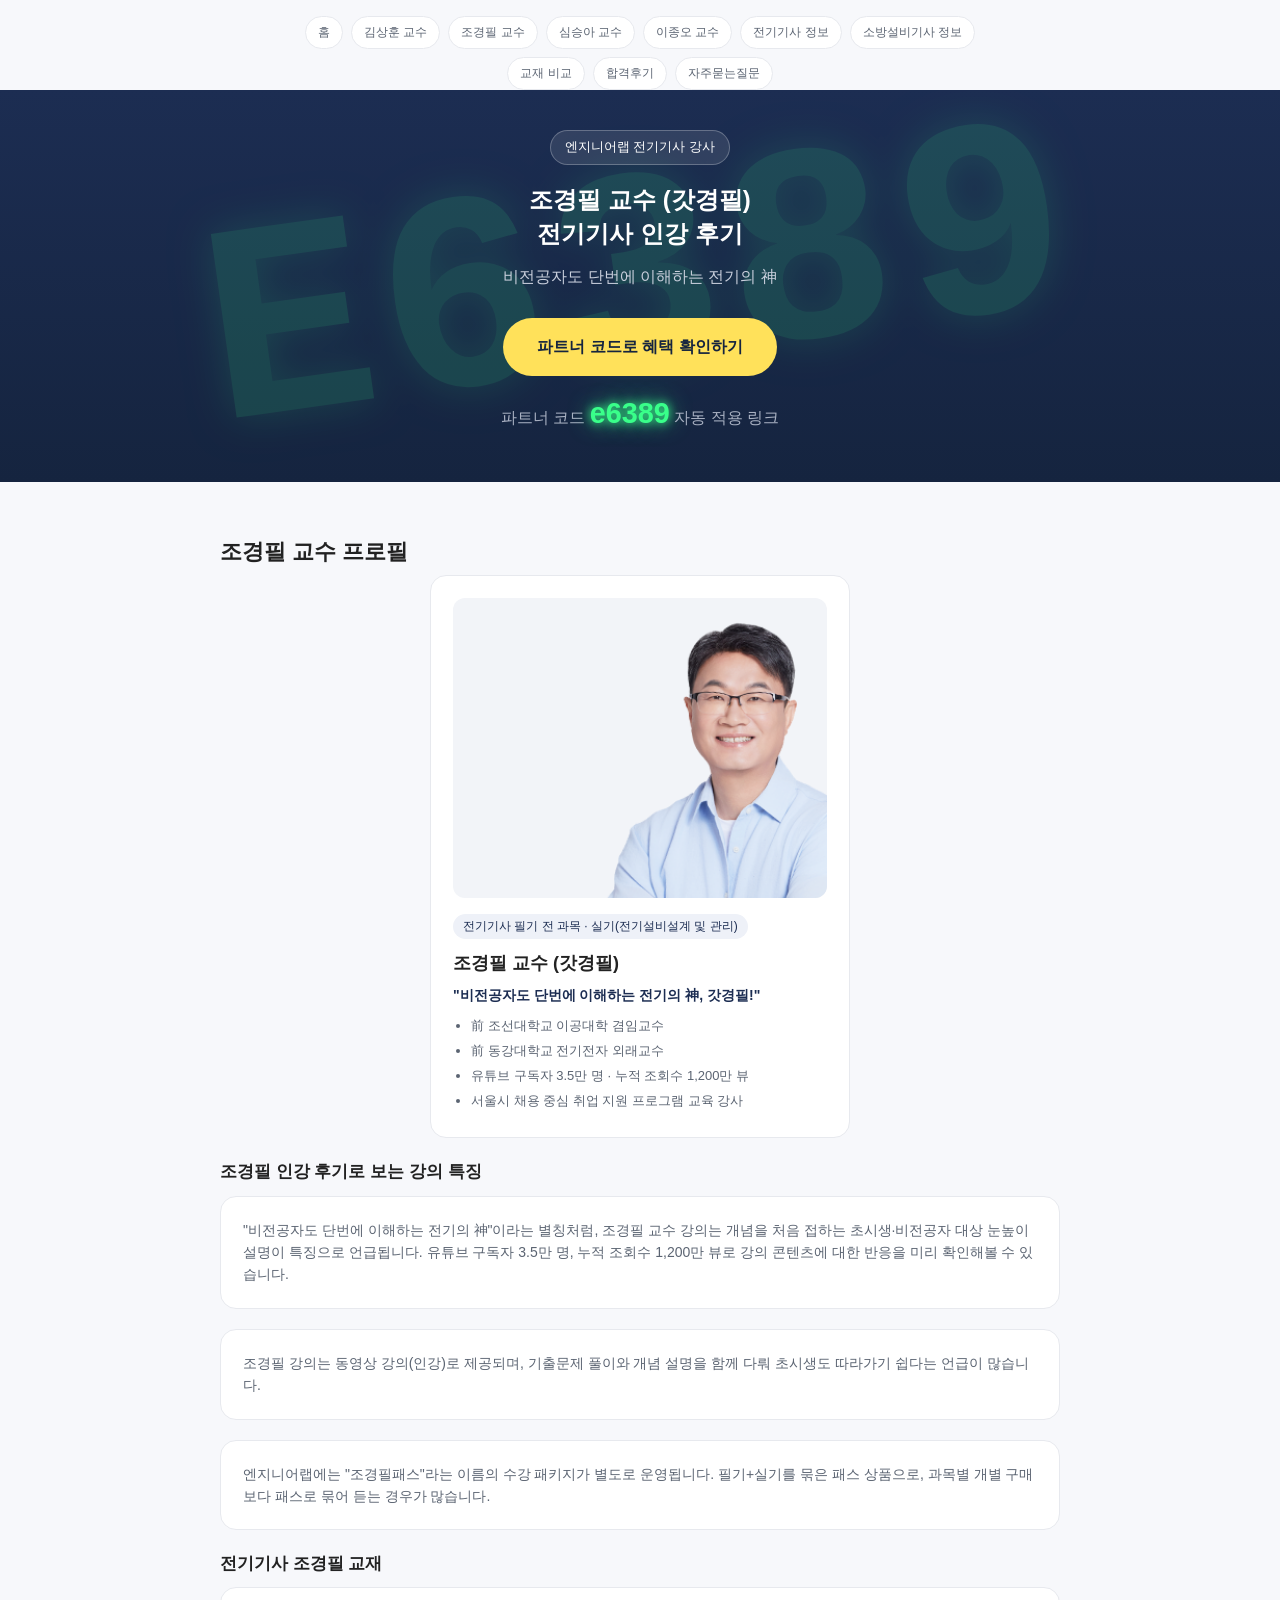
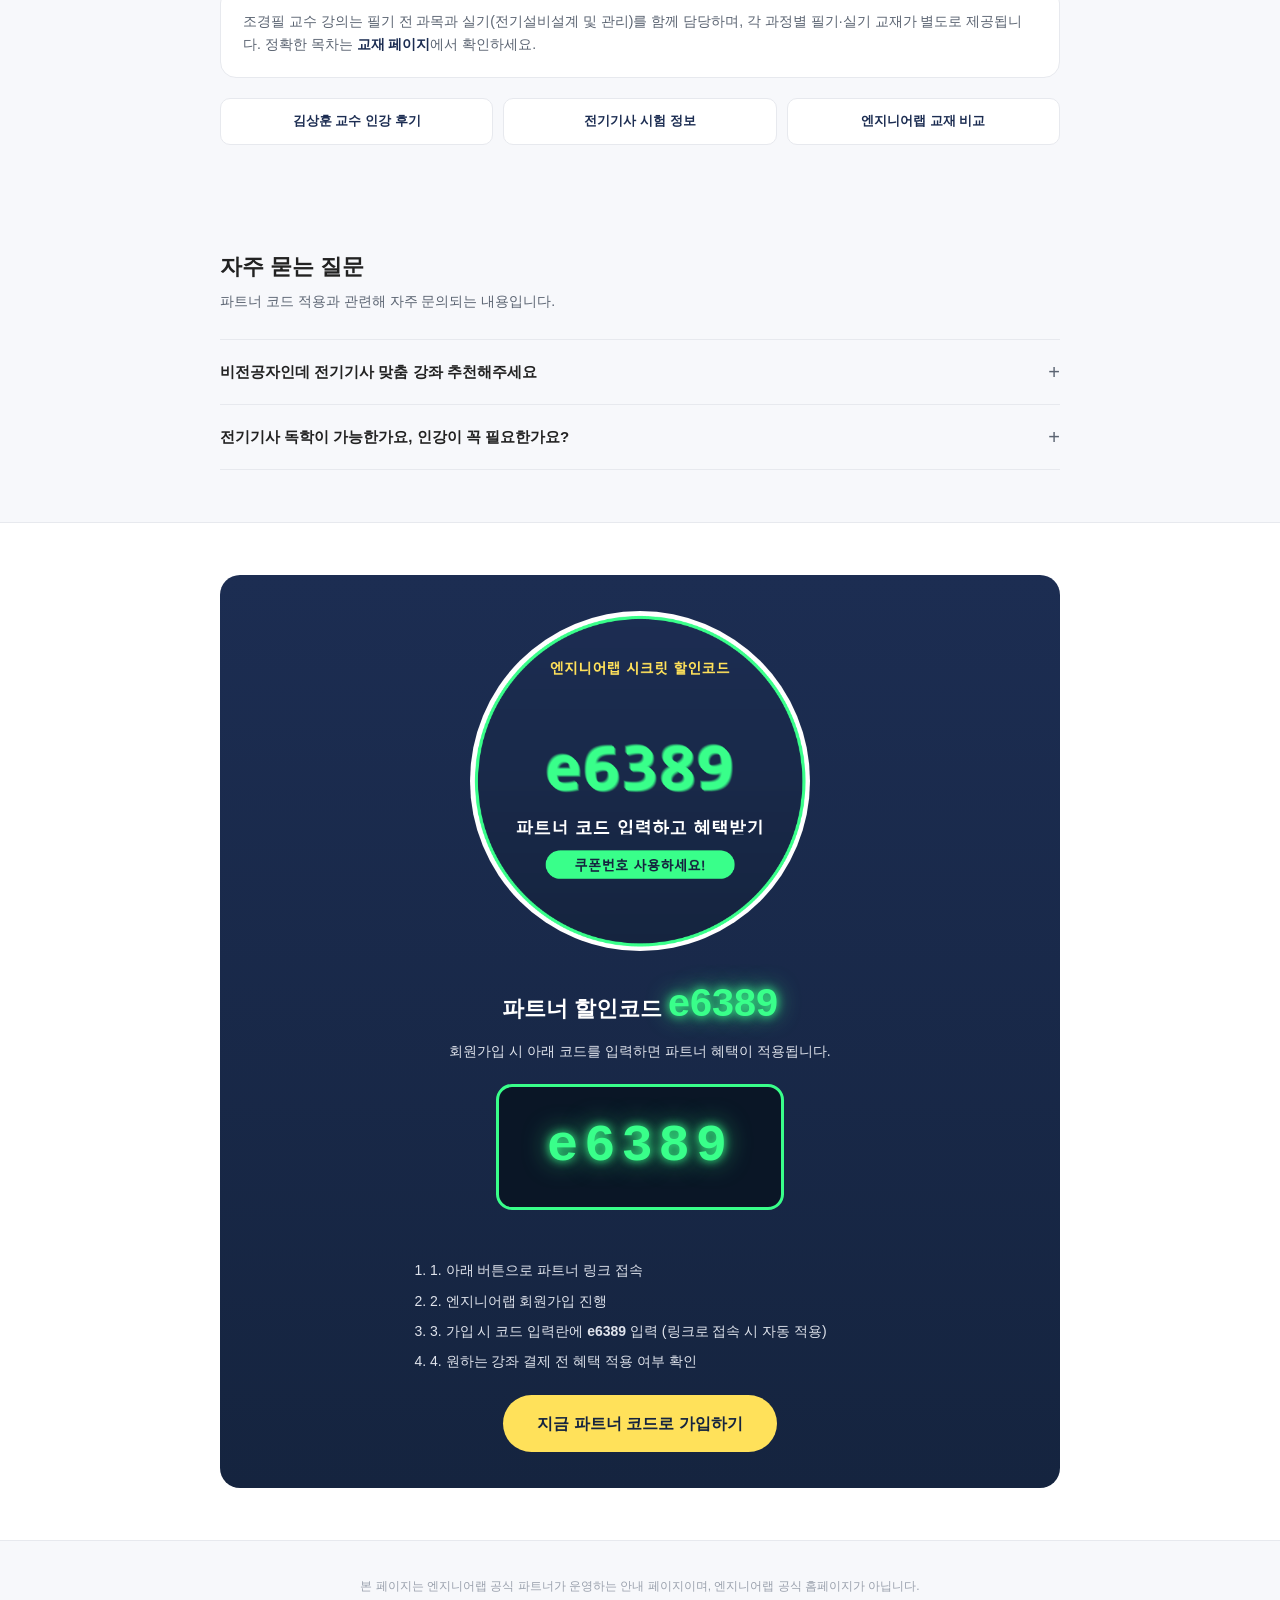
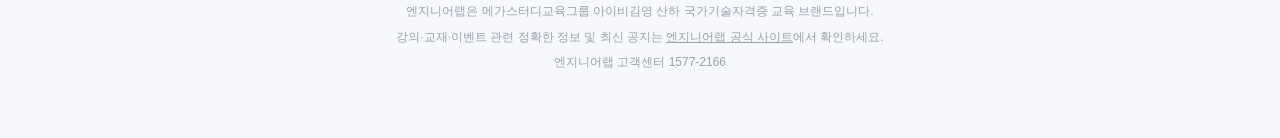
<file: jo-kyungpil.html>
<!DOCTYPE html>
<html lang="ko">
<head>
<meta charset="UTF-8">
<meta name="viewport" content="width=device-width, initial-scale=1.0">
<title>조경필 교수 전기기사 인강 후기 | 엔지니어랩 할인코드 e6389</title>
<meta name="description" content="비전공자도 단번에 이해하는 강의로 알려진 조경필 교수의 전기기사 인강 정보와 파트너 할인코드 e6389 안내">
<meta name="keywords" content="조경필 교수, 조경필강사강의, 전기기사조경필교재, 조경필 인강 후기, 엔지니어랩 조경필">
<meta property="og:type" content="website">
<meta property="og:url" content="https://enlab-e6389.github.io/jo-kyungpil.html">
<meta property="og:title" content="조경필 교수 전기기사 인강 후기 | 엔지니어랩 할인코드 e6389">
<meta property="og:description" content="비전공자도 단번에 이해하는 강의로 알려진 조경필 교수의 전기기사 인강 정보와 파트너 할인코드 e6389 안내">
<meta property="og:image" content="https://enlab-e6389.github.io/img/og-share.png">
<meta property="og:image:width" content="1200">
<meta property="og:image:height" content="630">
<meta name="twitter:card" content="summary_large_image">
<link rel="canonical" href="https://enlab-e6389.github.io/jo-kyungpil.html">
<link rel="icon" type="image/png" href="favicon.png">

<script type="application/ld+json">
{
  "@context": "https://schema.org",
  "@type": "FAQPage",
  "mainEntity": [
    {"@type": "Question", "name": "비전공자인데 전기기사 맞춤 강좌 추천해주세요", "acceptedAnswer": {"@type": "Answer", "text": "비전공자·초시생은 기초 이론부터 순서대로 밟아가는 커리큘럼이 중요합니다. 조경필 교수의 비전공자 대상 강의나 무료특강으로 먼저 강의 스타일을 확인해보는 것을 추천합니다."}},
    {"@type": "Question", "name": "전기기사 독학이 가능한가요, 인강이 꼭 필요한가요?", "acceptedAnswer": {"@type": "Answer", "text": "전공자거나 기초가 탄탄하다면 독학도 가능하지만, 비전공자·초시생이라면 커리큘럼이 잡혀있는 인강으로 시작하는 경우가 많습니다."}}
  ]
}
</script>

<script type="application/ld+json">
{
  "@context": "https://schema.org",
  "@type": "BreadcrumbList",
  "itemListElement": [
    {"@type": "ListItem", "position": 1, "name": "홈", "item": "https://enlab-e6389.github.io/"},
    {"@type": "ListItem", "position": 2, "name": "조경필 교수", "item": "https://enlab-e6389.github.io/jo-kyungpil.html"}
  ]
}
</script>

<script type="application/ld+json">
{
  "@context": "https://schema.org",
  "@type": "Person",
  "name": "조경필",
  "jobTitle": "전기기사 인강 강사",
  "description": "前 조선대학교 이공대학 겸임교수, 前 동강대학교 전기전자 외래교수. 엔지니어랩 전기기사 필기 전 과목 및 실기(전기설비설계 및 관리) 강의 담당.",
  "worksFor": {"@type": "Organization", "name": "엔지니어랩"},
  "image": "https://enlab-e6389.github.io/img/prof-jgp.png"
}
</script>
<link rel="stylesheet" href="style.css">
</head>
<body>

<nav class="site-nav">
  <a href="index.html">홈</a>
  <a href="kim-sanghoon.html">김상훈 교수</a>
  <a href="jo-kyungpil.html">조경필 교수</a>
  <a href="sim-seungah.html">심승아 교수</a>
  <a href="lee-jongoh.html">이종오 교수</a>
  <a href="electric.html">전기기사 정보</a>
  <a href="fire-safety.html">소방설비기사 정보</a>
  <a href="textbook.html">교재 비교</a>
  <a href="reviews.html">합격후기</a>
  <a href="faq.html">자주묻는질문</a>
</nav>

<header class="hero compact">
  <div class="hero-watermark">E6389</div>
  <div class="wrap">
    <span class="badge">엔지니어랩 전기기사 강사</span>
    <h1>조경필 교수 (갓경필)<br>전기기사 인강 후기</h1>
    <p>비전공자도 단번에 이해하는 전기의 神</p>
    <a class="cta-btn" href="https://www.engineerlab.co.kr/ee/promotion/2025/partner/index.php?partnerID=e6389" target="_blank" rel="noopener">파트너 코드로 혜택 확인하기</a>
    <div class="cta-sub">파트너 코드 <span class="neon-badge">e6389</span> 자동 적용 링크</div>
  </div>
</header>


<section>
  <div class="wrap">
    <h2>조경필 교수 프로필</h2>
    <div class="prof-grid" style="grid-template-columns:1fr;max-width:420px;margin:0 auto 20px;">
      <div class="prof-card">
        <img class="prof-photo big" src="img/prof-jgp.png" alt="조경필 교수">
        <span class="tag">전기기사 필기 전 과목 · 실기(전기설비설계 및 관리)</span>
        <h3>조경필 교수 (갓경필)</h3>
        <span class="quote">"비전공자도 단번에 이해하는 전기의 神, 갓경필!"</span>
        <ul>
          <li>前 조선대학교 이공대학 겸임교수</li>
          <li>前 동강대학교 전기전자 외래교수</li>
          <li>유튜브 구독자 3.5만 명 · 누적 조회수 1,200만 뷰</li>
          <li>서울시 채용 중심 취업 지원 프로그램 교육 강사</li>
        </ul>
      </div>
    </div>
    <h3 style="font-size:17px;font-weight:800;margin-bottom:10px;">조경필 인강 후기로 보는 강의 특징</h3>
    <div class="book-note" style="margin-bottom:20px;">
      "비전공자도 단번에 이해하는 전기의 神"이라는 별칭처럼, 조경필 교수 강의는 개념을 처음 접하는 초시생·비전공자 대상 눈높이 설명이 특징으로 언급됩니다. 유튜브 구독자 3.5만 명, 누적 조회수 1,200만 뷰로 강의 콘텐츠에 대한 반응을 미리 확인해볼 수 있습니다.
    </div>
    <div class="book-note" style="margin-bottom:20px;">
      조경필 강의는 동영상 강의(인강)로 제공되며, 기출문제 풀이와 개념 설명을 함께 다뤄 초시생도 따라가기 쉽다는 언급이 많습니다.
    </div>
    <div class="book-note" style="margin-bottom:20px;">
      엔지니어랩에는 "조경필패스"라는 이름의 수강 패키지가 별도로 운영됩니다. 필기+실기를 묶은 패스 상품으로, 과목별 개별 구매보다 패스로 묶어 듣는 경우가 많습니다.
    </div>
    <h3 style="font-size:17px;font-weight:800;margin-bottom:10px;">전기기사 조경필 교재</h3>
    <div class="book-note" style="margin-bottom:20px;">
      조경필 교수 강의는 필기 전 과목과 실기(전기설비설계 및 관리)를 함께 담당하며, 각 과정별 필기·실기 교재가 별도로 제공됩니다. 정확한 목차는 <a href="https://www.engineerlab.co.kr/ee/promotion/2025/partner/index.php?partnerID=e6389" target="_blank" rel="noopener">교재 페이지</a>에서 확인하세요.
    </div>
    
    <div class="related-pages">
      <a href="kim-sanghoon.html">김상훈 교수 인강 후기</a>
      <a href="electric.html">전기기사 시험 정보</a>
      <a href="textbook.html">엔지니어랩 교재 비교</a>
    </div>
  </div>
</section>

<section>
  <div class="wrap">
    <h2>자주 묻는 질문</h2>
    <p class="lead">파트너 코드 적용과 관련해 자주 문의되는 내용입니다.</p>
    <div class="faq">
      <details>
        <summary>비전공자인데 전기기사 맞춤 강좌 추천해주세요</summary>
        <p>비전공자·초시생은 기초 이론부터 순서대로 밟아가는 커리큘럼이 중요합니다. 조경필 교수의 "비전공자도 단번에 이해하는" 강의나, 무료특강으로 먼저 강의 스타일을 확인해보고 본인에게 맞는 강사를 고르는 것을 추천드립니다.</p>
      </details>
      <details>
        <summary>전기기사 독학이 가능한가요, 인강이 꼭 필요한가요?</summary>
        <p>전공자거나 기초가 탄탄하다면 독학도 가능하지만, 비전공자·초시생이라면 커리큘럼이 잡혀있는 인강으로 시작하는 경우가 많습니다.</p>
      </details>
    </div>
  </div>
</section>


<section class="alt">
  <div class="wrap">
    <div class="discount-box">
      <img src="img/coupon-e6389.png" alt="엔지니어랩 시크릿 할인코드 e6389 쿠폰번호 파트너 코드" style="display:block;width:100%;max-width:340px;margin:0 auto 20px;border-radius:50%;">
      <h2>파트너 할인코드 <span class="neon-badge">e6389</span></h2>
      <p style="color:#dfe3ec;font-size:14px;">회원가입 시 아래 코드를 입력하면 파트너 혜택이 적용됩니다.</p>
      <div class="code">e6389</div>
      <ol class="steps">
        <li>1. 아래 버튼으로 파트너 링크 접속</li>
        <li>2. 엔지니어랩 회원가입 진행</li>
        <li>3. 가입 시 코드 입력란에 <b>e6389</b> 입력 (링크로 접속 시 자동 적용)</li>
        <li>4. 원하는 강좌 결제 전 혜택 적용 여부 확인</li>
      </ol>
      <div style="margin-top:22px;">
        <a class="cta-btn" href="https://www.engineerlab.co.kr/ee/promotion/2025/partner/index.php?partnerID=e6389" target="_blank" rel="noopener">지금 파트너 코드로 가입하기</a>
      </div>
    </div>
  </div>
</section>

<footer>
  <div class="wrap">
    <p>본 페이지는 엔지니어랩 공식 파트너가 운영하는 안내 페이지이며, 엔지니어랩 공식 홈페이지가 아닙니다.</p>
    <p>엔지니어랩은 메가스터디교육그룹 아이비김영 산하 국가기술자격증 교육 브랜드입니다.</p>
    <p>강의·교재·이벤트 관련 정확한 정보 및 최신 공지는 <a href="https://www.engineerlab.co.kr/ee/promotion/2025/partner/index.php?partnerID=e6389" target="_blank" rel="noopener" style="color:#9aa1ad;">엔지니어랩 공식 사이트</a>에서 확인하세요.</p>
    <p>엔지니어랩 고객센터 1577-2166</p>
  </div>
</footer>
</body>
</html>
</file>
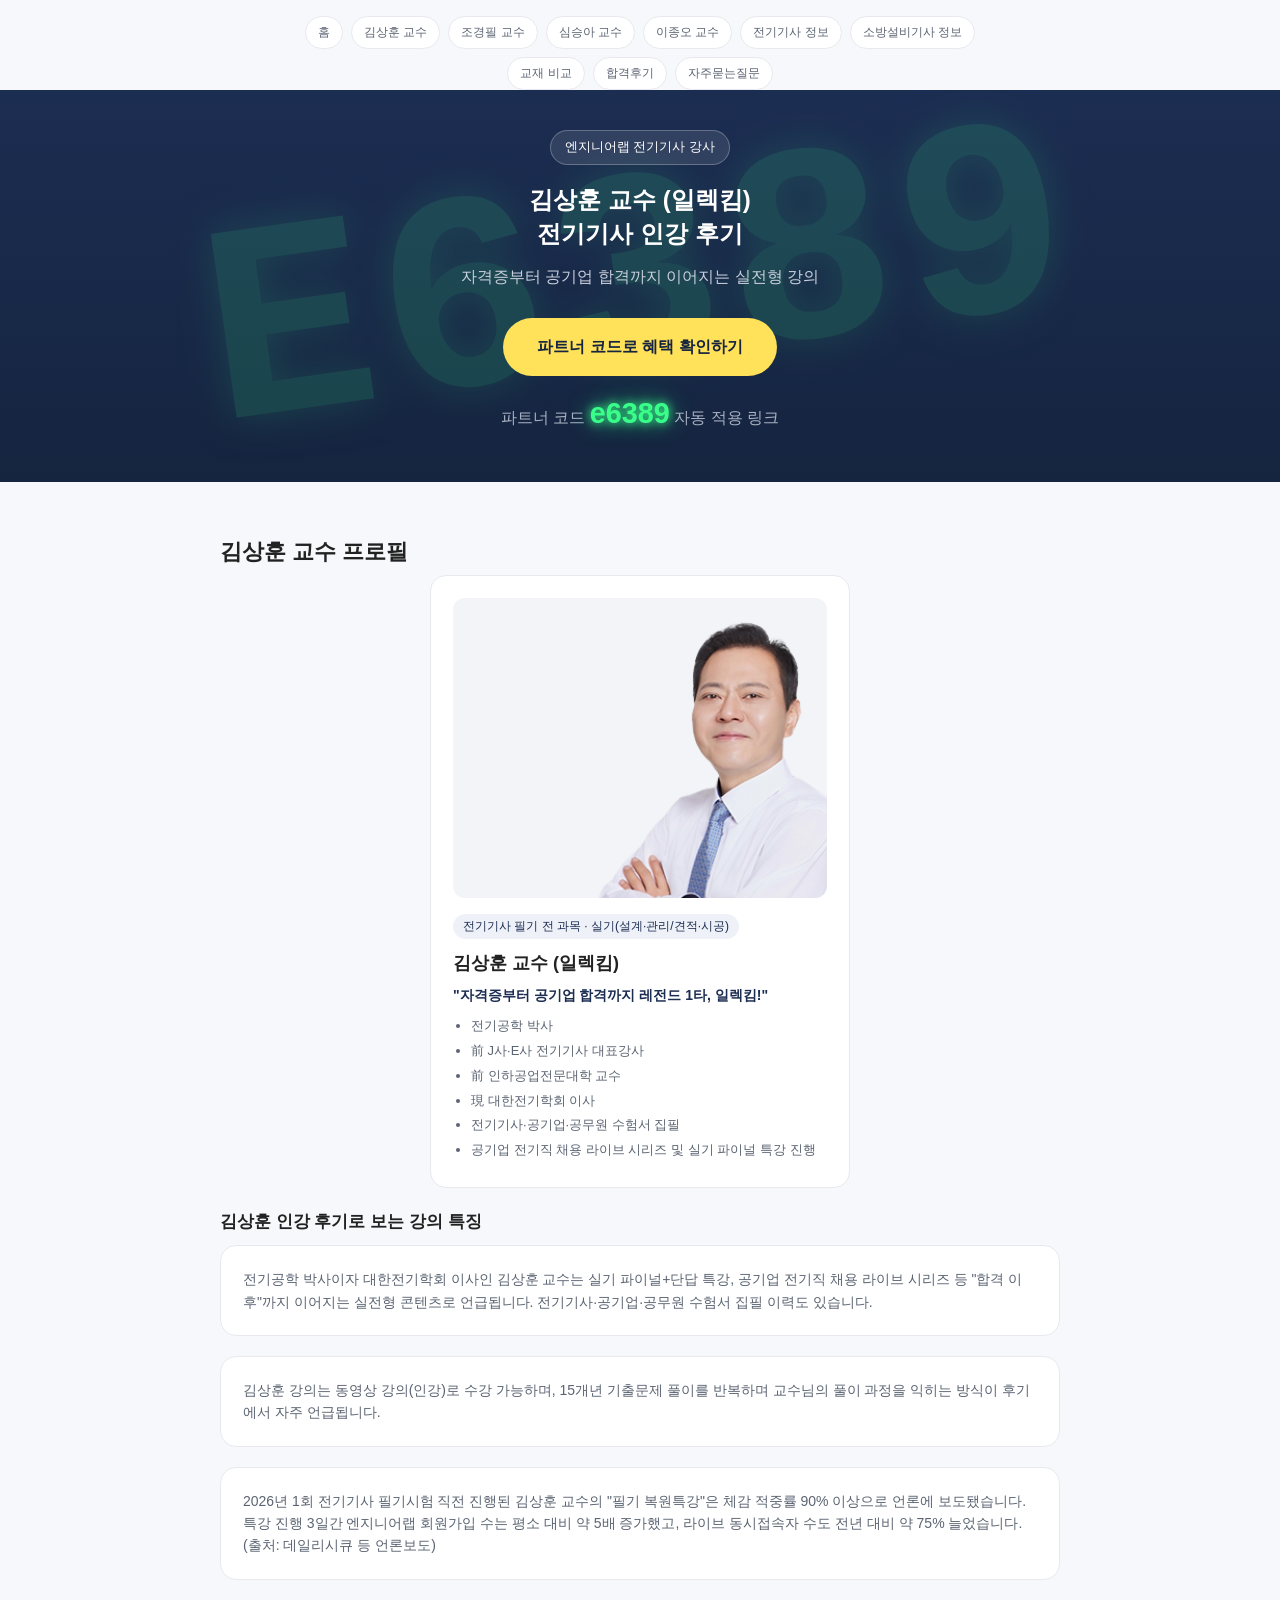
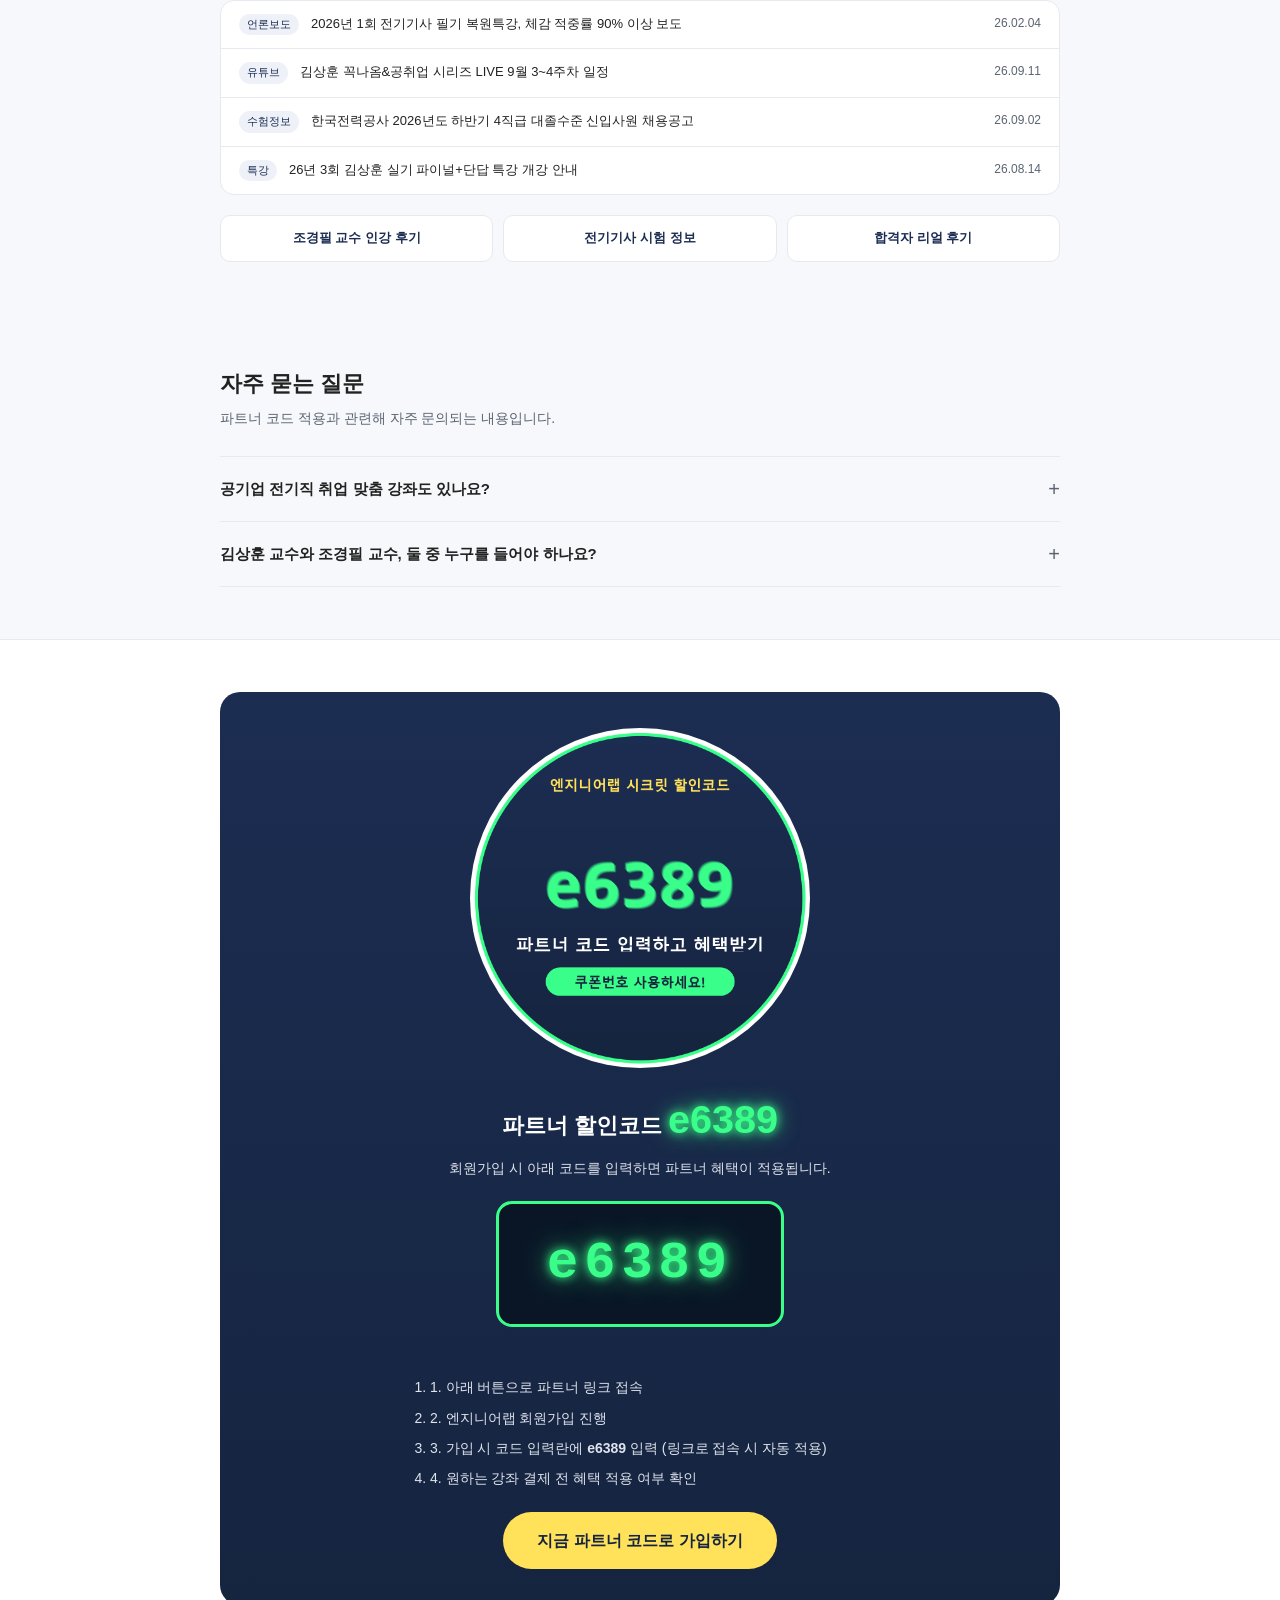
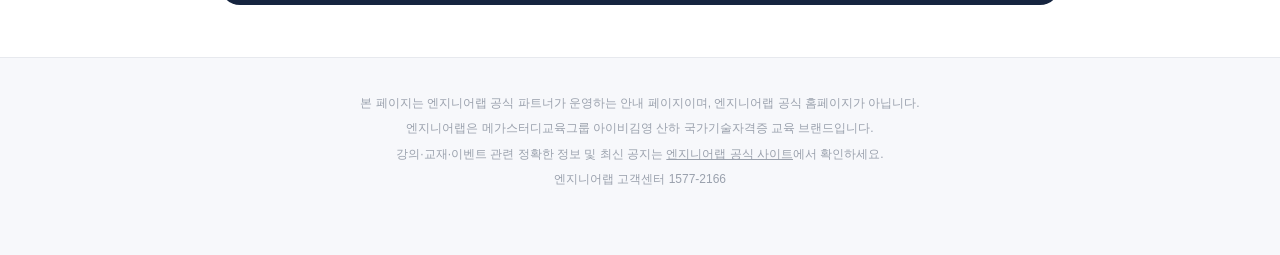
<file: kim-sanghoon.html>
<!DOCTYPE html>
<html lang="ko">
<head>
<meta charset="UTF-8">
<meta name="viewport" content="width=device-width, initial-scale=1.0">
<title>김상훈 교수 전기기사 인강 후기 | 엔지니어랩 할인코드 e6389</title>
<meta name="description" content="전기공학 박사, 대한전기학회 이사 김상훈 교수의 전기기사 인강·공기업 전기직 채용 강좌 정보와 파트너 할인코드 e6389 안내">
<meta name="keywords" content="김상훈 교수, 전기기사김상훈교수인강, 김상훈 인강 후기, 김상훈 실기 특강, 엔지니어랩 김상훈, 공기업 전기직 김상훈">
<meta property="og:type" content="website">
<meta property="og:url" content="https://enlab-e6389.github.io/kim-sanghoon.html">
<meta property="og:title" content="김상훈 교수 전기기사 인강 후기 | 엔지니어랩 할인코드 e6389">
<meta property="og:description" content="전기공학 박사, 대한전기학회 이사 김상훈 교수의 전기기사 인강·공기업 전기직 채용 강좌 정보와 파트너 할인코드 e6389 안내">
<meta property="og:image" content="https://enlab-e6389.github.io/img/og-share.png">
<meta property="og:image:width" content="1200">
<meta property="og:image:height" content="630">
<meta name="twitter:card" content="summary_large_image">
<link rel="canonical" href="https://enlab-e6389.github.io/kim-sanghoon.html">
<link rel="icon" type="image/png" href="favicon.png">

<script type="application/ld+json">
{
  "@context": "https://schema.org",
  "@type": "FAQPage",
  "mainEntity": [
    {"@type": "Question", "name": "공기업 전기직 취업 맞춤 강좌도 있나요?", "acceptedAnswer": {"@type": "Answer", "text": "네. 김상훈 교수의 공기업 전기직 채용 라이브 시리즈와, 윤성훈 교수의 공기업 자소서·면접 강좌가 별도로 운영됩니다."}},
    {"@type": "Question", "name": "김상훈 교수와 조경필 교수, 둘 중 누구를 들어야 하나요?", "acceptedAnswer": {"@type": "Answer", "text": "학습 스타일에 따라 다릅니다. 조경필 교수는 비전공자·초시생이 이해하기 쉬운 강의로, 김상훈 교수는 자격증 취득 이후 공기업 취업까지 이어지는 실전형 강의로 알려져 있습니다."}}
  ]
}
</script>

<script type="application/ld+json">
{
  "@context": "https://schema.org",
  "@type": "BreadcrumbList",
  "itemListElement": [
    {"@type": "ListItem", "position": 1, "name": "홈", "item": "https://enlab-e6389.github.io/"},
    {"@type": "ListItem", "position": 2, "name": "김상훈 교수", "item": "https://enlab-e6389.github.io/kim-sanghoon.html"}
  ]
}
</script>

<script type="application/ld+json">
{
  "@context": "https://schema.org",
  "@type": "Person",
  "name": "김상훈",
  "jobTitle": "전기기사 인강 강사",
  "description": "전기공학 박사, 대한전기학회 이사. 엔지니어랩 전기기사 필기 전 과목 및 실기(설계·관리/견적·시공), 공기업 전기직 채용 강의 담당. 2026년 1회 필기 복원특강 적중률 90% 이상으로 언론 보도.",
  "worksFor": {"@type": "Organization", "name": "엔지니어랩"},
  "image": "https://enlab-e6389.github.io/img/prof-ksh.png"
}
</script>
<link rel="stylesheet" href="style.css">
</head>
<body>

<nav class="site-nav">
  <a href="index.html">홈</a>
  <a href="kim-sanghoon.html">김상훈 교수</a>
  <a href="jo-kyungpil.html">조경필 교수</a>
  <a href="sim-seungah.html">심승아 교수</a>
  <a href="lee-jongoh.html">이종오 교수</a>
  <a href="electric.html">전기기사 정보</a>
  <a href="fire-safety.html">소방설비기사 정보</a>
  <a href="textbook.html">교재 비교</a>
  <a href="reviews.html">합격후기</a>
  <a href="faq.html">자주묻는질문</a>
</nav>

<header class="hero compact">
  <div class="hero-watermark">E6389</div>
  <div class="wrap">
    <span class="badge">엔지니어랩 전기기사 강사</span>
    <h1>김상훈 교수 (일렉킴)<br>전기기사 인강 후기</h1>
    <p>자격증부터 공기업 합격까지 이어지는 실전형 강의</p>
    <a class="cta-btn" href="https://www.engineerlab.co.kr/ee/promotion/2025/partner/index.php?partnerID=e6389" target="_blank" rel="noopener">파트너 코드로 혜택 확인하기</a>
    <div class="cta-sub">파트너 코드 <span class="neon-badge">e6389</span> 자동 적용 링크</div>
  </div>
</header>


<section>
  <div class="wrap">
    <h2>김상훈 교수 프로필</h2>
    <div class="prof-grid" style="grid-template-columns:1fr;max-width:420px;margin:0 auto 20px;">
      <div class="prof-card">
        <img class="prof-photo big" src="img/prof-ksh.png" alt="김상훈 교수">
        <span class="tag">전기기사 필기 전 과목 · 실기(설계·관리/견적·시공)</span>
        <h3>김상훈 교수 (일렉킴)</h3>
        <span class="quote">"자격증부터 공기업 합격까지 레전드 1타, 일렉킴!"</span>
        <ul>
          <li>전기공학 박사</li>
          <li>前 J사·E사 전기기사 대표강사</li>
          <li>前 인하공업전문대학 교수</li>
          <li>現 대한전기학회 이사</li>
          <li>전기기사·공기업·공무원 수험서 집필</li>
          <li>공기업 전기직 채용 라이브 시리즈 및 실기 파이널 특강 진행</li>
        </ul>
      </div>
    </div>
    <h3 style="font-size:17px;font-weight:800;margin-bottom:10px;">김상훈 인강 후기로 보는 강의 특징</h3>
    <div class="book-note" style="margin-bottom:20px;">
      전기공학 박사이자 대한전기학회 이사인 김상훈 교수는 실기 파이널+단답 특강, 공기업 전기직 채용 라이브 시리즈 등 "합격 이후"까지 이어지는 실전형 콘텐츠로 언급됩니다. 전기기사·공기업·공무원 수험서 집필 이력도 있습니다.
    </div>
    <div class="book-note" style="margin-bottom:20px;">
      김상훈 강의는 동영상 강의(인강)로 수강 가능하며, 15개년 기출문제 풀이를 반복하며 교수님의 풀이 과정을 익히는 방식이 후기에서 자주 언급됩니다.
    </div>
    <div class="book-note" style="margin-bottom:20px;">
      2026년 1회 전기기사 필기시험 직전 진행된 김상훈 교수의 "필기 복원특강"은 체감 적중률 90% 이상으로 언론에 보도됐습니다. 특강 진행 3일간 엔지니어랩 회원가입 수는 평소 대비 약 5배 증가했고, 라이브 동시접속자 수도 전년 대비 약 75% 늘었습니다. (출처: 데일리시큐 등 언론보도)
    </div>
    <div class="notice-list" style="max-width:100%;margin-bottom:20px;">
      <a href="https://www.engineerlab.co.kr/ee/promotion/2025/partner/index.php?partnerID=e6389" target="_blank" rel="noopener">
        <span class="tag">언론보도</span><span class="ttl">2026년 1회 전기기사 필기 복원특강, 체감 적중률 90% 이상 보도</span><span class="date">26.02.04</span>
      </a>
      <a href="https://www.engineerlab.co.kr/ee/promotion/2025/partner/index.php?partnerID=e6389" target="_blank" rel="noopener">
        <span class="tag">유튜브</span><span class="ttl">김상훈 꼭나옴&공취업 시리즈 LIVE 9월 3~4주차 일정</span><span class="date">26.09.11</span>
      </a>
      <a href="https://www.engineerlab.co.kr/ee/promotion/2025/partner/index.php?partnerID=e6389" target="_blank" rel="noopener">
        <span class="tag">수험정보</span><span class="ttl">한국전력공사 2026년도 하반기 4직급 대졸수준 신입사원 채용공고</span><span class="date">26.09.02</span>
      </a>
      <a href="https://www.engineerlab.co.kr/ee/promotion/2025/partner/index.php?partnerID=e6389" target="_blank" rel="noopener">
        <span class="tag">특강</span><span class="ttl">26년 3회 김상훈 실기 파이널+단답 특강 개강 안내</span><span class="date">26.08.14</span>
      </a>
    </div>
    
    <div class="related-pages">
      <a href="jo-kyungpil.html">조경필 교수 인강 후기</a>
      <a href="electric.html">전기기사 시험 정보</a>
      <a href="reviews.html">합격자 리얼 후기</a>
    </div>
  </div>
</section>

<section>
  <div class="wrap">
    <h2>자주 묻는 질문</h2>
    <p class="lead">파트너 코드 적용과 관련해 자주 문의되는 내용입니다.</p>
    <div class="faq">
      <details>
        <summary>공기업 전기직 취업 맞춤 강좌도 있나요?</summary>
        <p>네. 김상훈 교수의 공기업 전기직 채용 라이브 시리즈와, 윤성훈 교수의 공기업 자소서·면접 강좌가 별도로 운영됩니다. 자격증 취득 이후 공기업 취업까지 이어지는 커리큘럼입니다.</p>
      </details>
      <details>
        <summary>김상훈 교수와 조경필 교수, 둘 중 누구를 들어야 하나요?</summary>
        <p>학습 스타일에 따라 다릅니다. 조경필 교수는 비전공자·초시생이 이해하기 쉬운 강의로, 김상훈 교수는 자격증 취득 이후 공기업 취업까지 이어지는 실전형 강의로 알려져 있습니다.</p>
      </details>
    </div>
  </div>
</section>


<section class="alt">
  <div class="wrap">
    <div class="discount-box">
      <img src="img/coupon-e6389.png" alt="엔지니어랩 시크릿 할인코드 e6389 쿠폰번호 파트너 코드" style="display:block;width:100%;max-width:340px;margin:0 auto 20px;border-radius:50%;">
      <h2>파트너 할인코드 <span class="neon-badge">e6389</span></h2>
      <p style="color:#dfe3ec;font-size:14px;">회원가입 시 아래 코드를 입력하면 파트너 혜택이 적용됩니다.</p>
      <div class="code">e6389</div>
      <ol class="steps">
        <li>1. 아래 버튼으로 파트너 링크 접속</li>
        <li>2. 엔지니어랩 회원가입 진행</li>
        <li>3. 가입 시 코드 입력란에 <b>e6389</b> 입력 (링크로 접속 시 자동 적용)</li>
        <li>4. 원하는 강좌 결제 전 혜택 적용 여부 확인</li>
      </ol>
      <div style="margin-top:22px;">
        <a class="cta-btn" href="https://www.engineerlab.co.kr/ee/promotion/2025/partner/index.php?partnerID=e6389" target="_blank" rel="noopener">지금 파트너 코드로 가입하기</a>
      </div>
    </div>
  </div>
</section>

<footer>
  <div class="wrap">
    <p>본 페이지는 엔지니어랩 공식 파트너가 운영하는 안내 페이지이며, 엔지니어랩 공식 홈페이지가 아닙니다.</p>
    <p>엔지니어랩은 메가스터디교육그룹 아이비김영 산하 국가기술자격증 교육 브랜드입니다.</p>
    <p>강의·교재·이벤트 관련 정확한 정보 및 최신 공지는 <a href="https://www.engineerlab.co.kr/ee/promotion/2025/partner/index.php?partnerID=e6389" target="_blank" rel="noopener" style="color:#9aa1ad;">엔지니어랩 공식 사이트</a>에서 확인하세요.</p>
    <p>엔지니어랩 고객센터 1577-2166</p>
  </div>
</footer>
</body>
</html>
</file>
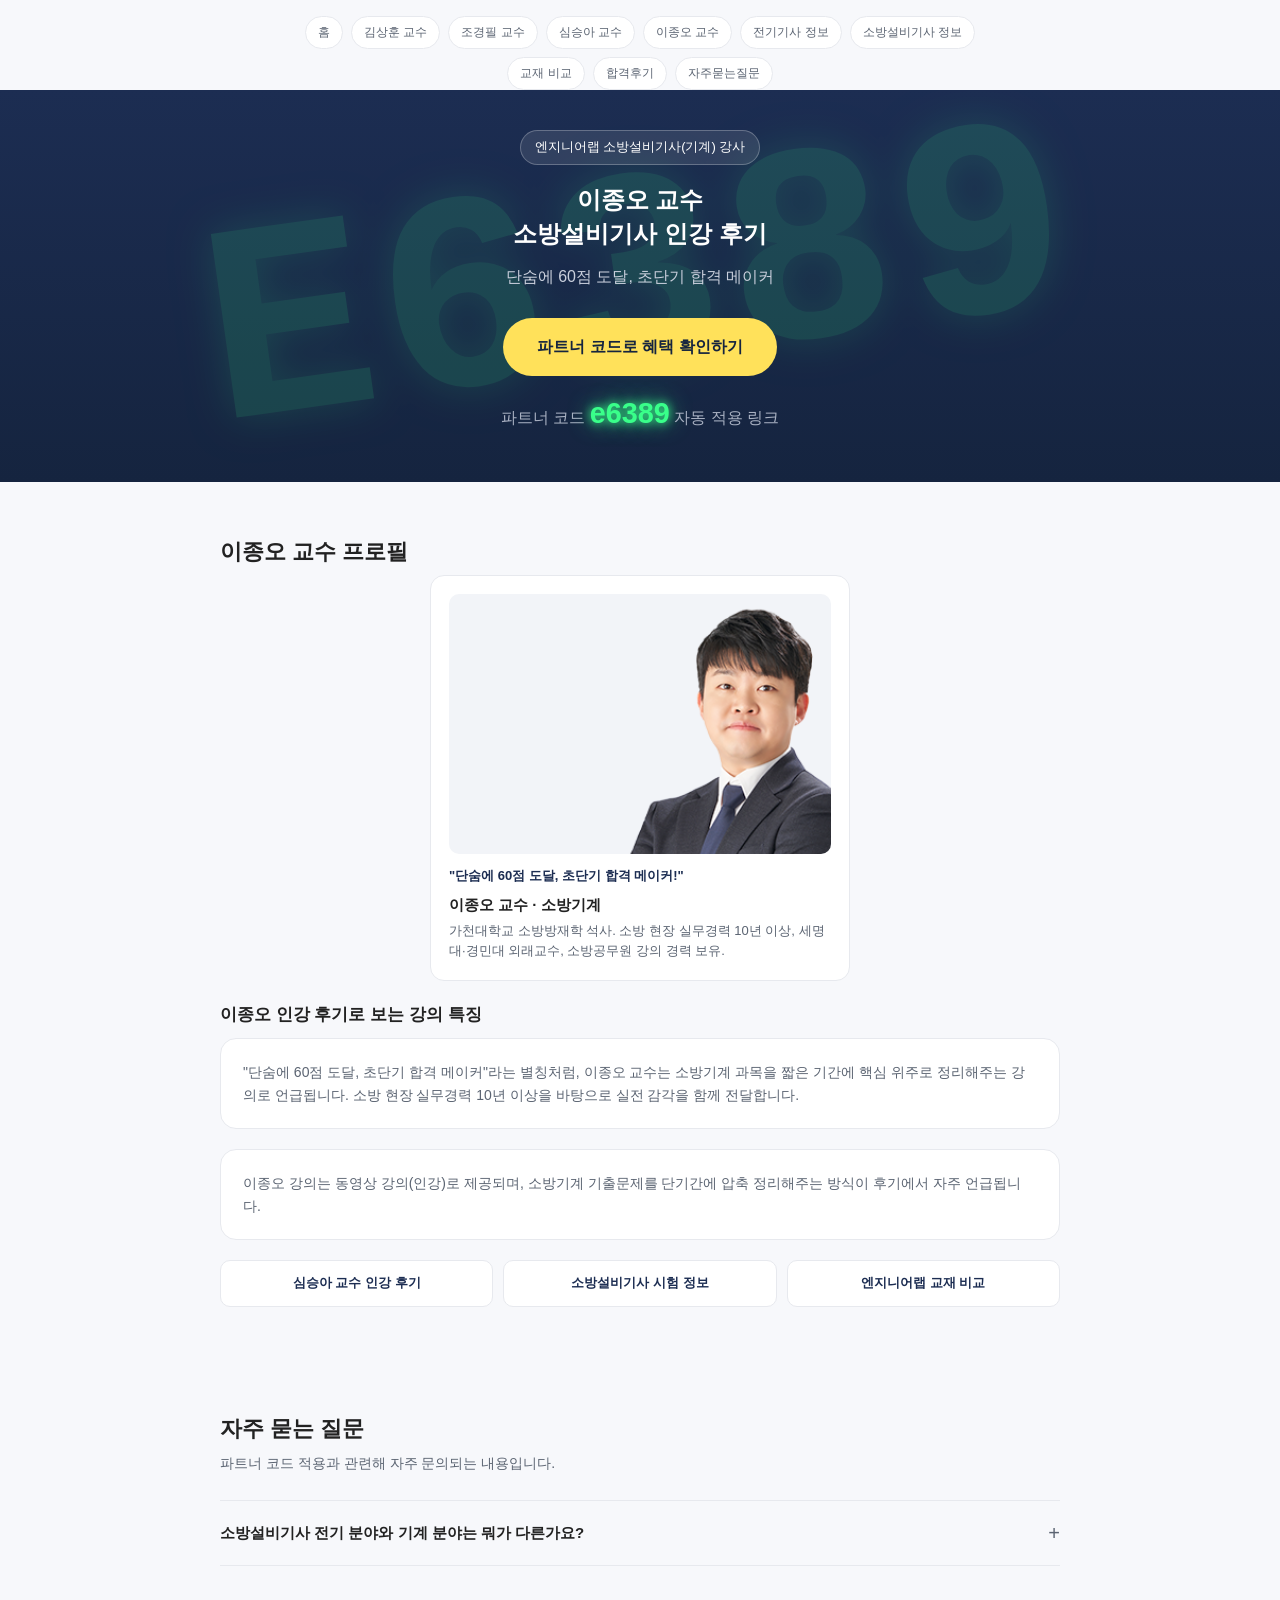
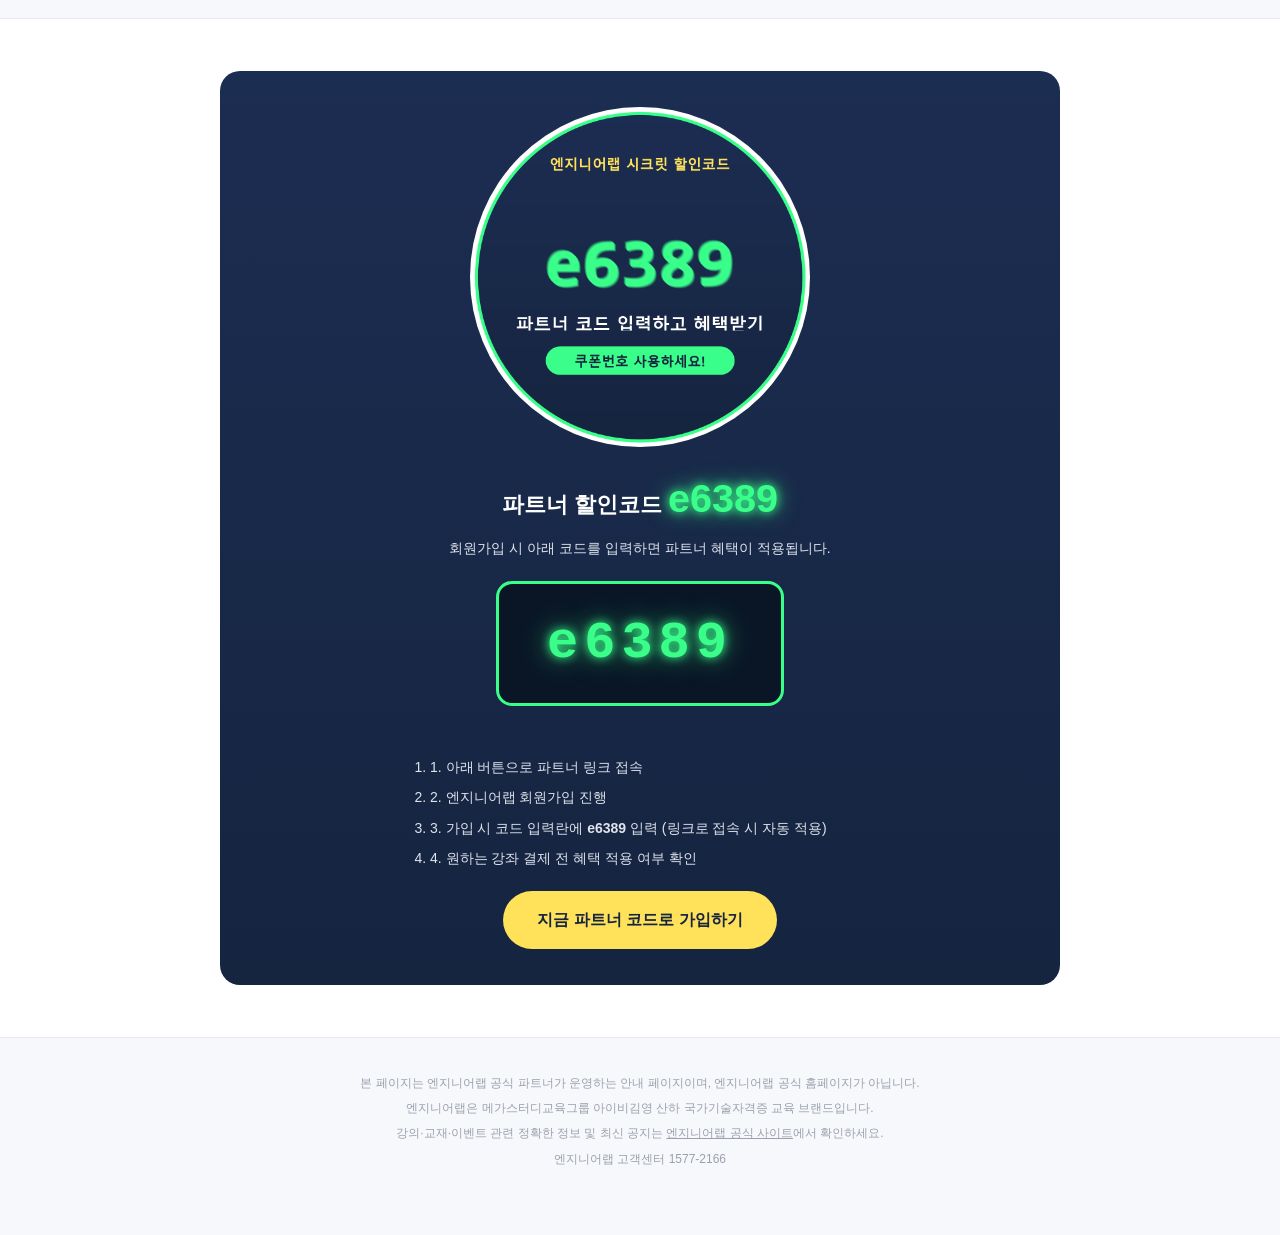
<file: lee-jongoh.html>
<!DOCTYPE html>
<html lang="ko">
<head>
<meta charset="UTF-8">
<meta name="viewport" content="width=device-width, initial-scale=1.0">
<title>이종오 교수 소방설비기사 인강 후기 | 엔지니어랩 할인코드 e6389</title>
<meta name="description" content="가천대 소방방재학 석사 이종오 교수의 소방설비기사(기계) 인강 정보와 파트너 할인코드 e6389 안내">
<meta name="keywords" content="이종오 교수, 이종오 인강 후기, 소방기사자격증인강, 소방기계 인강, 엔지니어랩 이종오">
<meta property="og:type" content="website">
<meta property="og:url" content="https://enlab-e6389.github.io/lee-jongoh.html">
<meta property="og:title" content="이종오 교수 소방설비기사 인강 후기 | 엔지니어랩 할인코드 e6389">
<meta property="og:description" content="가천대 소방방재학 석사 이종오 교수의 소방설비기사(기계) 인강 정보와 파트너 할인코드 e6389 안내">
<meta property="og:image" content="https://enlab-e6389.github.io/img/og-share.png">
<meta property="og:image:width" content="1200">
<meta property="og:image:height" content="630">
<meta name="twitter:card" content="summary_large_image">
<link rel="canonical" href="https://enlab-e6389.github.io/lee-jongoh.html">
<link rel="icon" type="image/png" href="favicon.png">

<script type="application/ld+json">
{
  "@context": "https://schema.org",
  "@type": "FAQPage",
  "mainEntity": [
    {"@type": "Question", "name": "소방설비기사 전기 분야와 기계 분야는 뭐가 다른가요?", "acceptedAnswer": {"@type": "Answer", "text": "소방설비기사(전기)는 수신반, 감지기, 비상방송설비 등 소방전기설비를, 소방설비기사(기계)는 스프링클러·소화설비 등 소방기계설비를 다룹니다."}}
  ]
}
</script>

<script type="application/ld+json">
{
  "@context": "https://schema.org",
  "@type": "BreadcrumbList",
  "itemListElement": [
    {"@type": "ListItem", "position": 1, "name": "홈", "item": "https://enlab-e6389.github.io/"},
    {"@type": "ListItem", "position": 2, "name": "이종오 교수", "item": "https://enlab-e6389.github.io/lee-jongoh.html"}
  ]
}
</script>

<script type="application/ld+json">
{
  "@context": "https://schema.org",
  "@type": "Person",
  "name": "이종오",
  "jobTitle": "소방설비기사(기계) 인강 강사",
  "description": "가천대학교 소방방재학 석사. 엔지니어랩 소방설비기사 소방기계 강의 담당.",
  "worksFor": {"@type": "Organization", "name": "엔지니어랩"},
  "image": "https://enlab-e6389.github.io/img/prof-ljo.png"
}
</script>
<link rel="stylesheet" href="style.css">
</head>
<body>

<nav class="site-nav">
  <a href="index.html">홈</a>
  <a href="kim-sanghoon.html">김상훈 교수</a>
  <a href="jo-kyungpil.html">조경필 교수</a>
  <a href="sim-seungah.html">심승아 교수</a>
  <a href="lee-jongoh.html">이종오 교수</a>
  <a href="electric.html">전기기사 정보</a>
  <a href="fire-safety.html">소방설비기사 정보</a>
  <a href="textbook.html">교재 비교</a>
  <a href="reviews.html">합격후기</a>
  <a href="faq.html">자주묻는질문</a>
</nav>

<header class="hero compact">
  <div class="hero-watermark">E6389</div>
  <div class="wrap">
    <span class="badge">엔지니어랩 소방설비기사(기계) 강사</span>
    <h1>이종오 교수<br>소방설비기사 인강 후기</h1>
    <p>단숨에 60점 도달, 초단기 합격 메이커</p>
    <a class="cta-btn" href="https://www.engineerlab.co.kr/ee/promotion/2025/partner/index.php?partnerID=e6389" target="_blank" rel="noopener">파트너 코드로 혜택 확인하기</a>
    <div class="cta-sub">파트너 코드 <span class="neon-badge">e6389</span> 자동 적용 링크</div>
  </div>
</header>


<section>
  <div class="wrap">
    <h2>이종오 교수 프로필</h2>
    <div class="sub-prof-grid" style="max-width:420px;margin:0 auto 20px;grid-template-columns:1fr;">
      <div class="sub-prof-card">
        <img class="sub-prof-photo" style="height:260px;" src="img/prof-ljo.png" alt="이종오 교수">
        <span class="quote">"단숨에 60점 도달, 초단기 합격 메이커!"</span>
        <h4>이종오 교수 · 소방기계</h4>
        <p>가천대학교 소방방재학 석사. 소방 현장 실무경력 10년 이상, 세명대·경민대 외래교수, 소방공무원 강의 경력 보유.</p>
      </div>
    </div>
    <h3 style="font-size:17px;font-weight:800;margin-bottom:10px;">이종오 인강 후기로 보는 강의 특징</h3>
    <div class="book-note" style="margin-bottom:20px;">
      "단숨에 60점 도달, 초단기 합격 메이커"라는 별칭처럼, 이종오 교수는 소방기계 과목을 짧은 기간에 핵심 위주로 정리해주는 강의로 언급됩니다. 소방 현장 실무경력 10년 이상을 바탕으로 실전 감각을 함께 전달합니다.
    </div>
    <div class="book-note" style="margin-bottom:20px;">
      이종오 강의는 동영상 강의(인강)로 제공되며, 소방기계 기출문제를 단기간에 압축 정리해주는 방식이 후기에서 자주 언급됩니다.
    </div>
    
    <div class="related-pages">
      <a href="sim-seungah.html">심승아 교수 인강 후기</a>
      <a href="fire-safety.html">소방설비기사 시험 정보</a>
      <a href="textbook.html">엔지니어랩 교재 비교</a>
    </div>
  </div>
</section>

<section>
  <div class="wrap">
    <h2>자주 묻는 질문</h2>
    <p class="lead">파트너 코드 적용과 관련해 자주 문의되는 내용입니다.</p>
    <div class="faq">
      <details>
        <summary>소방설비기사 전기 분야와 기계 분야는 뭐가 다른가요?</summary>
        <p>소방설비기사(전기)는 수신반, 감지기, 비상방송설비 등 소방전기설비를, 소방설비기사(기계)는 스프링클러·소화설비 등 소방기계설비를 다룹니다.</p>
      </details>
    </div>
  </div>
</section>


<section class="alt">
  <div class="wrap">
    <div class="discount-box">
      <img src="img/coupon-e6389.png" alt="엔지니어랩 시크릿 할인코드 e6389 쿠폰번호 파트너 코드" style="display:block;width:100%;max-width:340px;margin:0 auto 20px;border-radius:50%;">
      <h2>파트너 할인코드 <span class="neon-badge">e6389</span></h2>
      <p style="color:#dfe3ec;font-size:14px;">회원가입 시 아래 코드를 입력하면 파트너 혜택이 적용됩니다.</p>
      <div class="code">e6389</div>
      <ol class="steps">
        <li>1. 아래 버튼으로 파트너 링크 접속</li>
        <li>2. 엔지니어랩 회원가입 진행</li>
        <li>3. 가입 시 코드 입력란에 <b>e6389</b> 입력 (링크로 접속 시 자동 적용)</li>
        <li>4. 원하는 강좌 결제 전 혜택 적용 여부 확인</li>
      </ol>
      <div style="margin-top:22px;">
        <a class="cta-btn" href="https://www.engineerlab.co.kr/ee/promotion/2025/partner/index.php?partnerID=e6389" target="_blank" rel="noopener">지금 파트너 코드로 가입하기</a>
      </div>
    </div>
  </div>
</section>

<footer>
  <div class="wrap">
    <p>본 페이지는 엔지니어랩 공식 파트너가 운영하는 안내 페이지이며, 엔지니어랩 공식 홈페이지가 아닙니다.</p>
    <p>엔지니어랩은 메가스터디교육그룹 아이비김영 산하 국가기술자격증 교육 브랜드입니다.</p>
    <p>강의·교재·이벤트 관련 정확한 정보 및 최신 공지는 <a href="https://www.engineerlab.co.kr/ee/promotion/2025/partner/index.php?partnerID=e6389" target="_blank" rel="noopener" style="color:#9aa1ad;">엔지니어랩 공식 사이트</a>에서 확인하세요.</p>
    <p>엔지니어랩 고객센터 1577-2166</p>
  </div>
</footer>
</body>
</html>
</file>
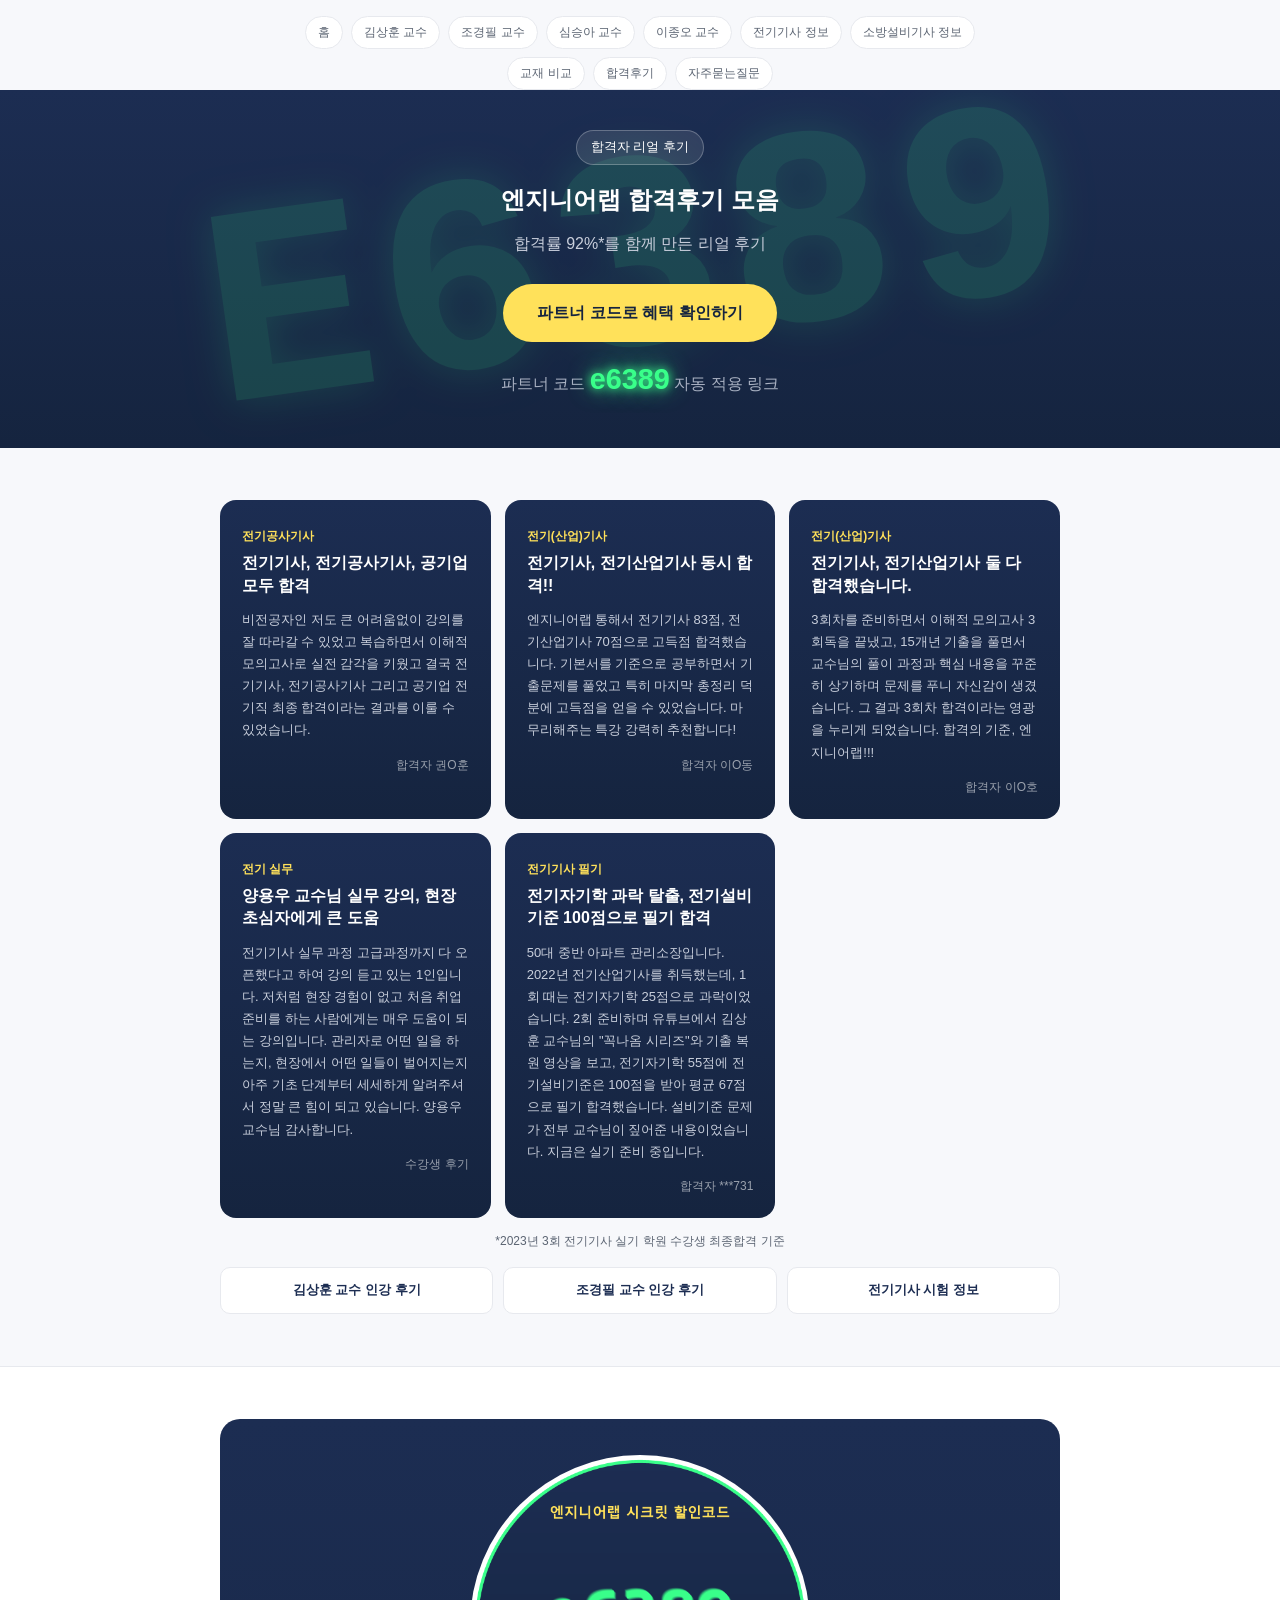
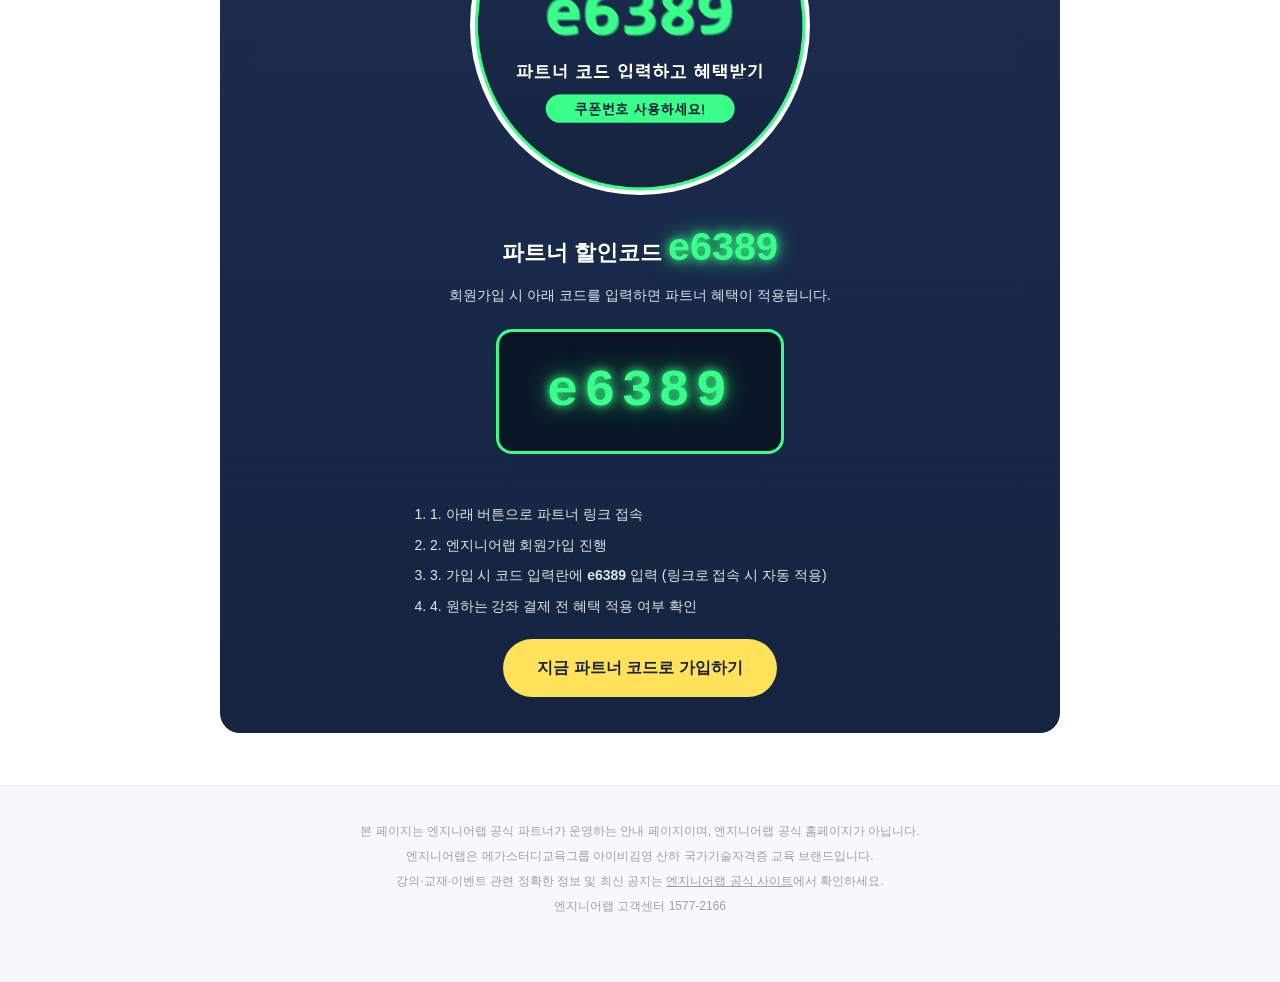
<file: reviews.html>
<!DOCTYPE html>
<html lang="ko">
<head>
<meta charset="UTF-8">
<meta name="viewport" content="width=device-width, initial-scale=1.0">
<title>엔지니어랩 전기기사 합격후기 모음 | 할인코드 e6389</title>
<meta name="description" content="합격률 92%를 함께 만든 엔지니어랩 합격자들의 리얼 합격후기와 파트너 할인코드 e6389 안내">
<meta name="keywords" content="엔지니어랩 후기, 전기기사 합격 후기, 전기기사 학원 후기, 엔지니어랩 가격">
<meta property="og:type" content="website">
<meta property="og:url" content="https://enlab-e6389.github.io/reviews.html">
<meta property="og:title" content="엔지니어랩 전기기사 합격후기 모음 | 할인코드 e6389">
<meta property="og:description" content="합격률 92%를 함께 만든 엔지니어랩 합격자들의 리얼 합격후기와 파트너 할인코드 e6389 안내">
<meta property="og:image" content="https://enlab-e6389.github.io/img/og-share.png">
<meta property="og:image:width" content="1200">
<meta property="og:image:height" content="630">
<meta name="twitter:card" content="summary_large_image">
<link rel="canonical" href="https://enlab-e6389.github.io/reviews.html">
<link rel="icon" type="image/png" href="favicon.png">


<script type="application/ld+json">
{
  "@context": "https://schema.org",
  "@type": "BreadcrumbList",
  "itemListElement": [
    {"@type": "ListItem", "position": 1, "name": "홈", "item": "https://enlab-e6389.github.io/"},
    {"@type": "ListItem", "position": 2, "name": "합격후기", "item": "https://enlab-e6389.github.io/reviews.html"}
  ]
}
</script>

<link rel="stylesheet" href="style.css">
</head>
<body>

<nav class="site-nav">
  <a href="index.html">홈</a>
  <a href="kim-sanghoon.html">김상훈 교수</a>
  <a href="jo-kyungpil.html">조경필 교수</a>
  <a href="sim-seungah.html">심승아 교수</a>
  <a href="lee-jongoh.html">이종오 교수</a>
  <a href="electric.html">전기기사 정보</a>
  <a href="fire-safety.html">소방설비기사 정보</a>
  <a href="textbook.html">교재 비교</a>
  <a href="reviews.html">합격후기</a>
  <a href="faq.html">자주묻는질문</a>
</nav>

<header class="hero compact">
  <div class="hero-watermark">E6389</div>
  <div class="wrap">
    <span class="badge">합격자 리얼 후기</span>
    <h1>엔지니어랩 합격후기 모음</h1>
    <p>합격률 92%*를 함께 만든 리얼 후기</p>
    <a class="cta-btn" href="https://www.engineerlab.co.kr/ee/promotion/2025/partner/index.php?partnerID=e6389" target="_blank" rel="noopener">파트너 코드로 혜택 확인하기</a>
    <div class="cta-sub">파트너 코드 <span class="neon-badge">e6389</span> 자동 적용 링크</div>
  </div>
</header>


<section>
  <div class="wrap">
    <div class="review-grid">
      <div class="review-card">
        <span class="cat">전기공사기사</span>
        <h4>전기기사, 전기공사기사, 공기업 모두 합격</h4>
        <p>비전공자인 저도 큰 어려움없이 강의를 잘 따라갈 수 있었고 복습하면서 이해적 모의고사로 실전 감각을 키웠고 결국 전기기사, 전기공사기사 그리고 공기업 전기직 최종 합격이라는 결과를 이룰 수 있었습니다.</p>
        <div class="who">합격자 권O훈</div>
      </div>
      <div class="review-card">
        <span class="cat">전기(산업)기사</span>
        <h4>전기기사, 전기산업기사 동시 합격!!</h4>
        <p>엔지니어랩 통해서 전기기사 83점, 전기산업기사 70점으로 고득점 합격했습니다. 기본서를 기준으로 공부하면서 기출문제를 풀었고 특히 마지막 총정리 덕분에 고득점을 얻을 수 있었습니다. 마무리해주는 특강 강력히 추천합니다!</p>
        <div class="who">합격자 이O동</div>
      </div>
      <div class="review-card">
        <span class="cat">전기(산업)기사</span>
        <h4>전기기사, 전기산업기사 둘 다 합격했습니다.</h4>
        <p>3회차를 준비하면서 이해적 모의고사 3회독을 끝냈고, 15개년 기출을 풀면서 교수님의 풀이 과정과 핵심 내용을 꾸준히 상기하며 문제를 푸니 자신감이 생겼습니다. 그 결과 3회차 합격이라는 영광을 누리게 되었습니다. 합격의 기준, 엔지니어랩!!!</p>
        <div class="who">합격자 이O호</div>
      </div>
      <div class="review-card">
        <span class="cat">전기 실무</span>
        <h4>양용우 교수님 실무 강의, 현장 초심자에게 큰 도움</h4>
        <p>전기기사 실무 과정 고급과정까지 다 오픈했다고 하여 강의 듣고 있는 1인입니다. 저처럼 현장 경험이 없고 처음 취업 준비를 하는 사람에게는 매우 도움이 되는 강의입니다. 관리자로 어떤 일을 하는지, 현장에서 어떤 일들이 벌어지는지 아주 기초 단계부터 세세하게 알려주셔서 정말 큰 힘이 되고 있습니다. 양용우 교수님 감사합니다.</p>
        <div class="who">수강생 후기</div>
      </div>
      <div class="review-card">
        <span class="cat">전기기사 필기</span>
        <h4>전기자기학 과락 탈출, 전기설비기준 100점으로 필기 합격</h4>
        <p>50대 중반 아파트 관리소장입니다. 2022년 전기산업기사를 취득했는데, 1회 때는 전기자기학 25점으로 과락이었습니다. 2회 준비하며 유튜브에서 김상훈 교수님의 "꼭나옴 시리즈"와 기출 복원 영상을 보고, 전기자기학 55점에 전기설비기준은 100점을 받아 평균 67점으로 필기 합격했습니다. 설비기준 문제가 전부 교수님이 짚어준 내용이었습니다. 지금은 실기 준비 중입니다.</p>
        <div class="who">합격자 ***731</div>
      </div>
    </div>
    <p class="review-note">*2023년 3회 전기기사 실기 학원 수강생 최종합격 기준</p>
    
    <div class="related-pages">
      <a href="kim-sanghoon.html">김상훈 교수 인강 후기</a>
      <a href="jo-kyungpil.html">조경필 교수 인강 후기</a>
      <a href="electric.html">전기기사 시험 정보</a>
    </div>
  </div>
</section>


<section class="alt">
  <div class="wrap">
    <div class="discount-box">
      <img src="img/coupon-e6389.png" alt="엔지니어랩 시크릿 할인코드 e6389 쿠폰번호 파트너 코드" style="display:block;width:100%;max-width:340px;margin:0 auto 20px;border-radius:50%;">
      <h2>파트너 할인코드 <span class="neon-badge">e6389</span></h2>
      <p style="color:#dfe3ec;font-size:14px;">회원가입 시 아래 코드를 입력하면 파트너 혜택이 적용됩니다.</p>
      <div class="code">e6389</div>
      <ol class="steps">
        <li>1. 아래 버튼으로 파트너 링크 접속</li>
        <li>2. 엔지니어랩 회원가입 진행</li>
        <li>3. 가입 시 코드 입력란에 <b>e6389</b> 입력 (링크로 접속 시 자동 적용)</li>
        <li>4. 원하는 강좌 결제 전 혜택 적용 여부 확인</li>
      </ol>
      <div style="margin-top:22px;">
        <a class="cta-btn" href="https://www.engineerlab.co.kr/ee/promotion/2025/partner/index.php?partnerID=e6389" target="_blank" rel="noopener">지금 파트너 코드로 가입하기</a>
      </div>
    </div>
  </div>
</section>

<footer>
  <div class="wrap">
    <p>본 페이지는 엔지니어랩 공식 파트너가 운영하는 안내 페이지이며, 엔지니어랩 공식 홈페이지가 아닙니다.</p>
    <p>엔지니어랩은 메가스터디교육그룹 아이비김영 산하 국가기술자격증 교육 브랜드입니다.</p>
    <p>강의·교재·이벤트 관련 정확한 정보 및 최신 공지는 <a href="https://www.engineerlab.co.kr/ee/promotion/2025/partner/index.php?partnerID=e6389" target="_blank" rel="noopener" style="color:#9aa1ad;">엔지니어랩 공식 사이트</a>에서 확인하세요.</p>
    <p>엔지니어랩 고객센터 1577-2166</p>
  </div>
</footer>
</body>
</html>
</file>
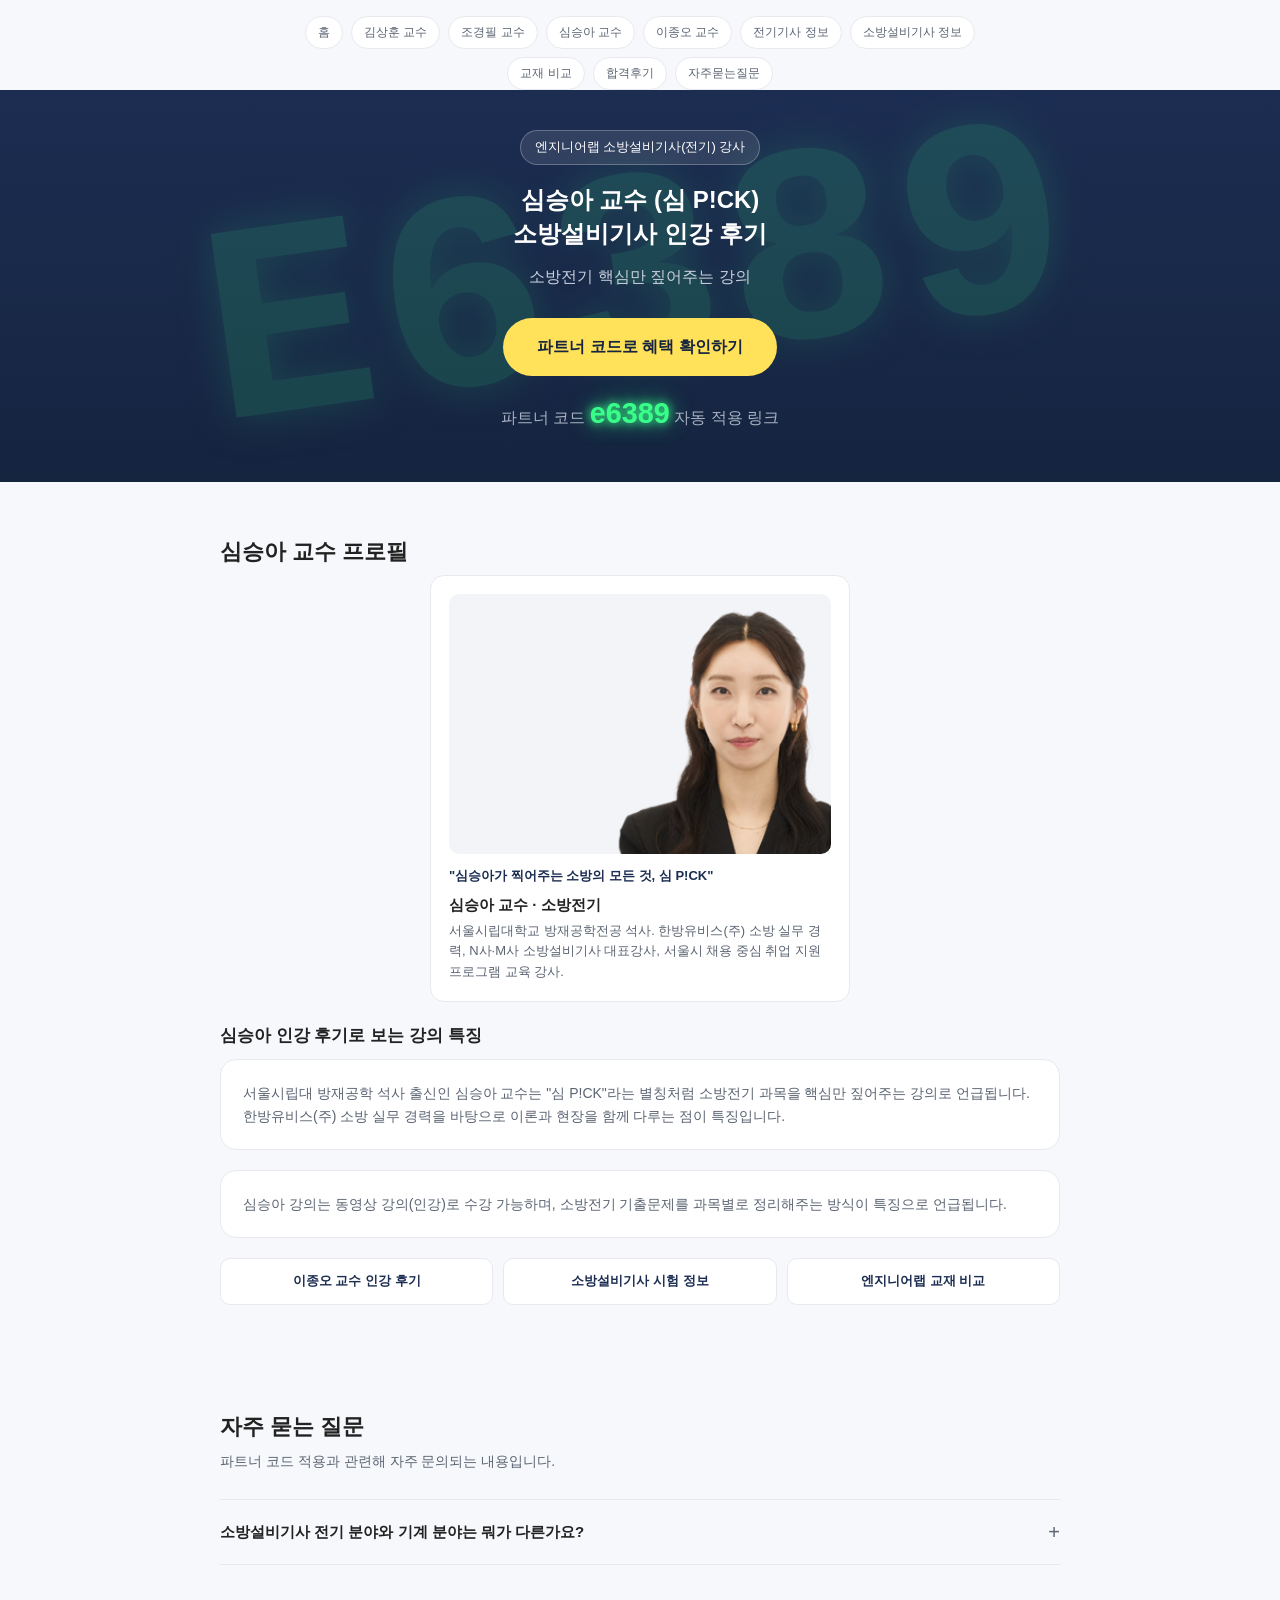
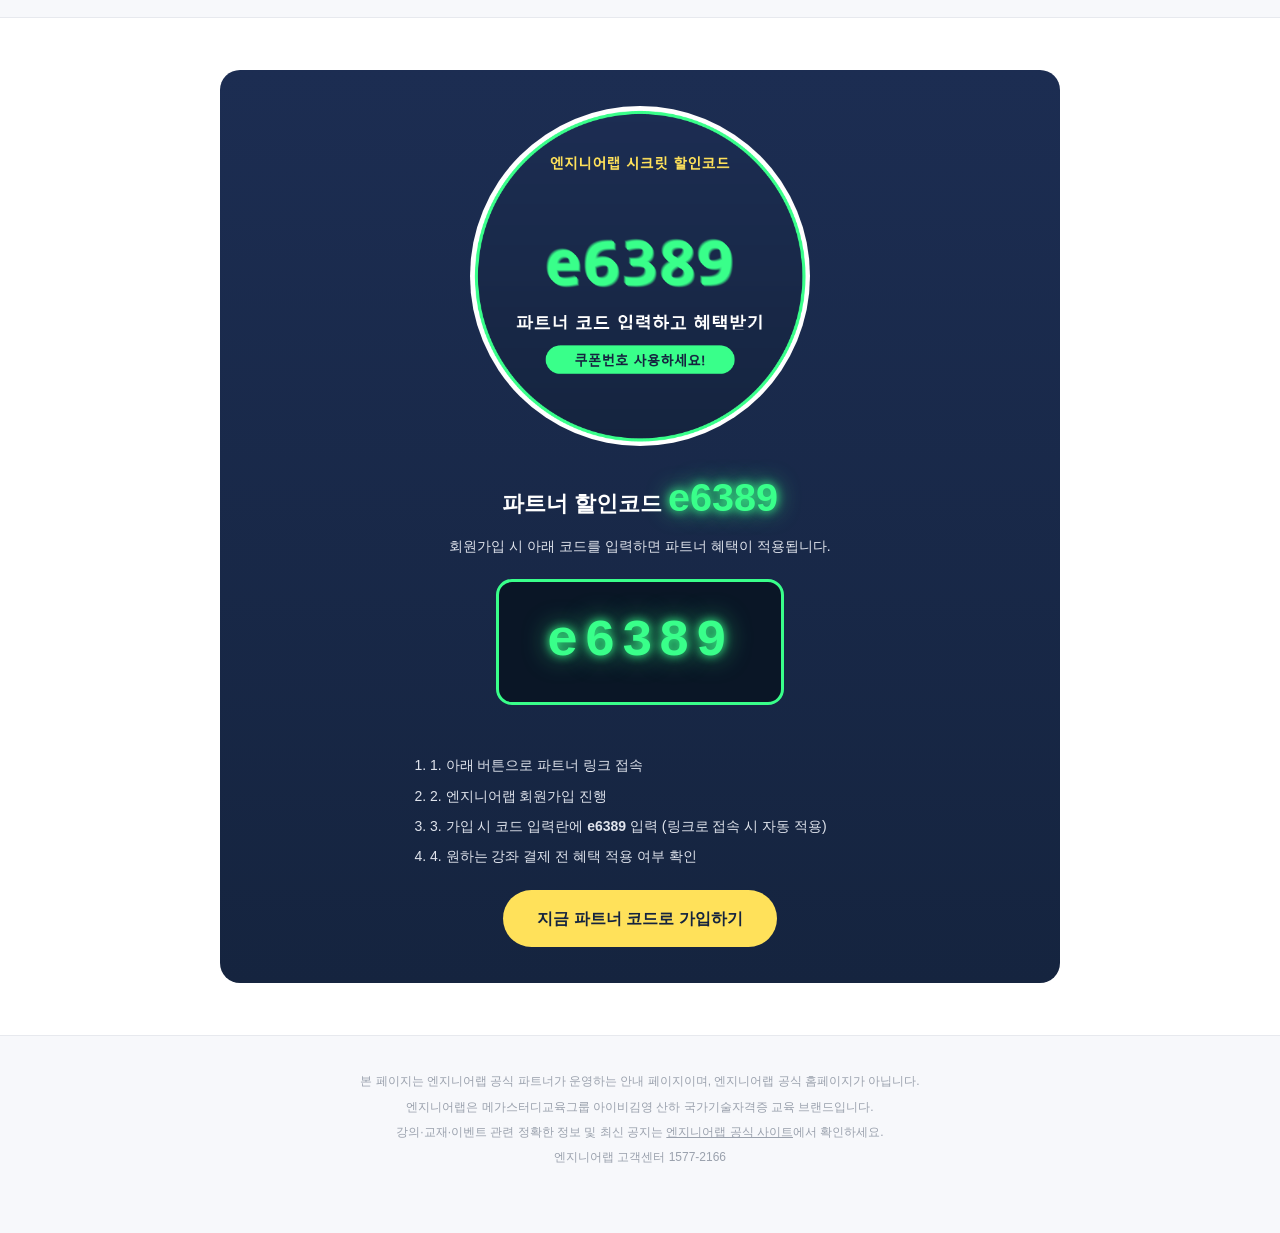
<file: sim-seungah.html>
<!DOCTYPE html>
<html lang="ko">
<head>
<meta charset="UTF-8">
<meta name="viewport" content="width=device-width, initial-scale=1.0">
<title>심승아 교수 소방설비기사 인강 후기 | 엔지니어랩 할인코드 e6389</title>
<meta name="description" content="서울시립대 방재공학 석사 심승아 교수의 소방설비기사(전기) 인강 정보와 파트너 할인코드 e6389 안내">
<meta name="keywords" content="심승아 교수, 심승아 인강 후기, 소방설비기사자격증인강, 소방전기 인강, 엔지니어랩 심승아">
<meta property="og:type" content="website">
<meta property="og:url" content="https://enlab-e6389.github.io/sim-seungah.html">
<meta property="og:title" content="심승아 교수 소방설비기사 인강 후기 | 엔지니어랩 할인코드 e6389">
<meta property="og:description" content="서울시립대 방재공학 석사 심승아 교수의 소방설비기사(전기) 인강 정보와 파트너 할인코드 e6389 안내">
<meta property="og:image" content="https://enlab-e6389.github.io/img/og-share.png">
<meta property="og:image:width" content="1200">
<meta property="og:image:height" content="630">
<meta name="twitter:card" content="summary_large_image">
<link rel="canonical" href="https://enlab-e6389.github.io/sim-seungah.html">
<link rel="icon" type="image/png" href="favicon.png">

<script type="application/ld+json">
{
  "@context": "https://schema.org",
  "@type": "FAQPage",
  "mainEntity": [
    {"@type": "Question", "name": "소방설비기사 전기 분야와 기계 분야는 뭐가 다른가요?", "acceptedAnswer": {"@type": "Answer", "text": "소방설비기사(전기)는 수신반, 감지기, 비상방송설비 등 소방전기설비를, 소방설비기사(기계)는 스프링클러·소화설비 등 소방기계설비를 다룹니다."}}
  ]
}
</script>

<script type="application/ld+json">
{
  "@context": "https://schema.org",
  "@type": "BreadcrumbList",
  "itemListElement": [
    {"@type": "ListItem", "position": 1, "name": "홈", "item": "https://enlab-e6389.github.io/"},
    {"@type": "ListItem", "position": 2, "name": "심승아 교수", "item": "https://enlab-e6389.github.io/sim-seungah.html"}
  ]
}
</script>

<script type="application/ld+json">
{
  "@context": "https://schema.org",
  "@type": "Person",
  "name": "심승아",
  "jobTitle": "소방설비기사(전기) 인강 강사",
  "description": "서울시립대학교 방재공학전공 석사. 엔지니어랩 소방설비기사 소방전기 강의 담당.",
  "worksFor": {"@type": "Organization", "name": "엔지니어랩"},
  "image": "https://enlab-e6389.github.io/img/prof-ssa.png"
}
</script>
<link rel="stylesheet" href="style.css">
</head>
<body>

<nav class="site-nav">
  <a href="index.html">홈</a>
  <a href="kim-sanghoon.html">김상훈 교수</a>
  <a href="jo-kyungpil.html">조경필 교수</a>
  <a href="sim-seungah.html">심승아 교수</a>
  <a href="lee-jongoh.html">이종오 교수</a>
  <a href="electric.html">전기기사 정보</a>
  <a href="fire-safety.html">소방설비기사 정보</a>
  <a href="textbook.html">교재 비교</a>
  <a href="reviews.html">합격후기</a>
  <a href="faq.html">자주묻는질문</a>
</nav>

<header class="hero compact">
  <div class="hero-watermark">E6389</div>
  <div class="wrap">
    <span class="badge">엔지니어랩 소방설비기사(전기) 강사</span>
    <h1>심승아 교수 (심 P!CK)<br>소방설비기사 인강 후기</h1>
    <p>소방전기 핵심만 짚어주는 강의</p>
    <a class="cta-btn" href="https://www.engineerlab.co.kr/ee/promotion/2025/partner/index.php?partnerID=e6389" target="_blank" rel="noopener">파트너 코드로 혜택 확인하기</a>
    <div class="cta-sub">파트너 코드 <span class="neon-badge">e6389</span> 자동 적용 링크</div>
  </div>
</header>


<section>
  <div class="wrap">
    <h2>심승아 교수 프로필</h2>
    <div class="sub-prof-grid" style="max-width:420px;margin:0 auto 20px;grid-template-columns:1fr;">
      <div class="sub-prof-card">
        <img class="sub-prof-photo" style="height:260px;" src="img/prof-ssa.png" alt="심승아 교수">
        <span class="quote">"심승아가 찍어주는 소방의 모든 것, 심 P!CK"</span>
        <h4>심승아 교수 · 소방전기</h4>
        <p>서울시립대학교 방재공학전공 석사. 한방유비스(주) 소방 실무 경력, N사·M사 소방설비기사 대표강사, 서울시 채용 중심 취업 지원 프로그램 교육 강사.</p>
      </div>
    </div>
    <h3 style="font-size:17px;font-weight:800;margin-bottom:10px;">심승아 인강 후기로 보는 강의 특징</h3>
    <div class="book-note" style="margin-bottom:20px;">
      서울시립대 방재공학 석사 출신인 심승아 교수는 "심 P!CK"라는 별칭처럼 소방전기 과목을 핵심만 짚어주는 강의로 언급됩니다. 한방유비스(주) 소방 실무 경력을 바탕으로 이론과 현장을 함께 다루는 점이 특징입니다.
    </div>
    <div class="book-note" style="margin-bottom:20px;">
      심승아 강의는 동영상 강의(인강)로 수강 가능하며, 소방전기 기출문제를 과목별로 정리해주는 방식이 특징으로 언급됩니다.
    </div>
    
    <div class="related-pages">
      <a href="lee-jongoh.html">이종오 교수 인강 후기</a>
      <a href="fire-safety.html">소방설비기사 시험 정보</a>
      <a href="textbook.html">엔지니어랩 교재 비교</a>
    </div>
  </div>
</section>

<section>
  <div class="wrap">
    <h2>자주 묻는 질문</h2>
    <p class="lead">파트너 코드 적용과 관련해 자주 문의되는 내용입니다.</p>
    <div class="faq">
      <details>
        <summary>소방설비기사 전기 분야와 기계 분야는 뭐가 다른가요?</summary>
        <p>소방설비기사(전기)는 수신반, 감지기, 비상방송설비 등 소방전기설비를, 소방설비기사(기계)는 스프링클러·소화설비 등 소방기계설비를 다룹니다.</p>
      </details>
    </div>
  </div>
</section>


<section class="alt">
  <div class="wrap">
    <div class="discount-box">
      <img src="img/coupon-e6389.png" alt="엔지니어랩 시크릿 할인코드 e6389 쿠폰번호 파트너 코드" style="display:block;width:100%;max-width:340px;margin:0 auto 20px;border-radius:50%;">
      <h2>파트너 할인코드 <span class="neon-badge">e6389</span></h2>
      <p style="color:#dfe3ec;font-size:14px;">회원가입 시 아래 코드를 입력하면 파트너 혜택이 적용됩니다.</p>
      <div class="code">e6389</div>
      <ol class="steps">
        <li>1. 아래 버튼으로 파트너 링크 접속</li>
        <li>2. 엔지니어랩 회원가입 진행</li>
        <li>3. 가입 시 코드 입력란에 <b>e6389</b> 입력 (링크로 접속 시 자동 적용)</li>
        <li>4. 원하는 강좌 결제 전 혜택 적용 여부 확인</li>
      </ol>
      <div style="margin-top:22px;">
        <a class="cta-btn" href="https://www.engineerlab.co.kr/ee/promotion/2025/partner/index.php?partnerID=e6389" target="_blank" rel="noopener">지금 파트너 코드로 가입하기</a>
      </div>
    </div>
  </div>
</section>

<footer>
  <div class="wrap">
    <p>본 페이지는 엔지니어랩 공식 파트너가 운영하는 안내 페이지이며, 엔지니어랩 공식 홈페이지가 아닙니다.</p>
    <p>엔지니어랩은 메가스터디교육그룹 아이비김영 산하 국가기술자격증 교육 브랜드입니다.</p>
    <p>강의·교재·이벤트 관련 정확한 정보 및 최신 공지는 <a href="https://www.engineerlab.co.kr/ee/promotion/2025/partner/index.php?partnerID=e6389" target="_blank" rel="noopener" style="color:#9aa1ad;">엔지니어랩 공식 사이트</a>에서 확인하세요.</p>
    <p>엔지니어랩 고객센터 1577-2166</p>
  </div>
</footer>
</body>
</html>
</file>
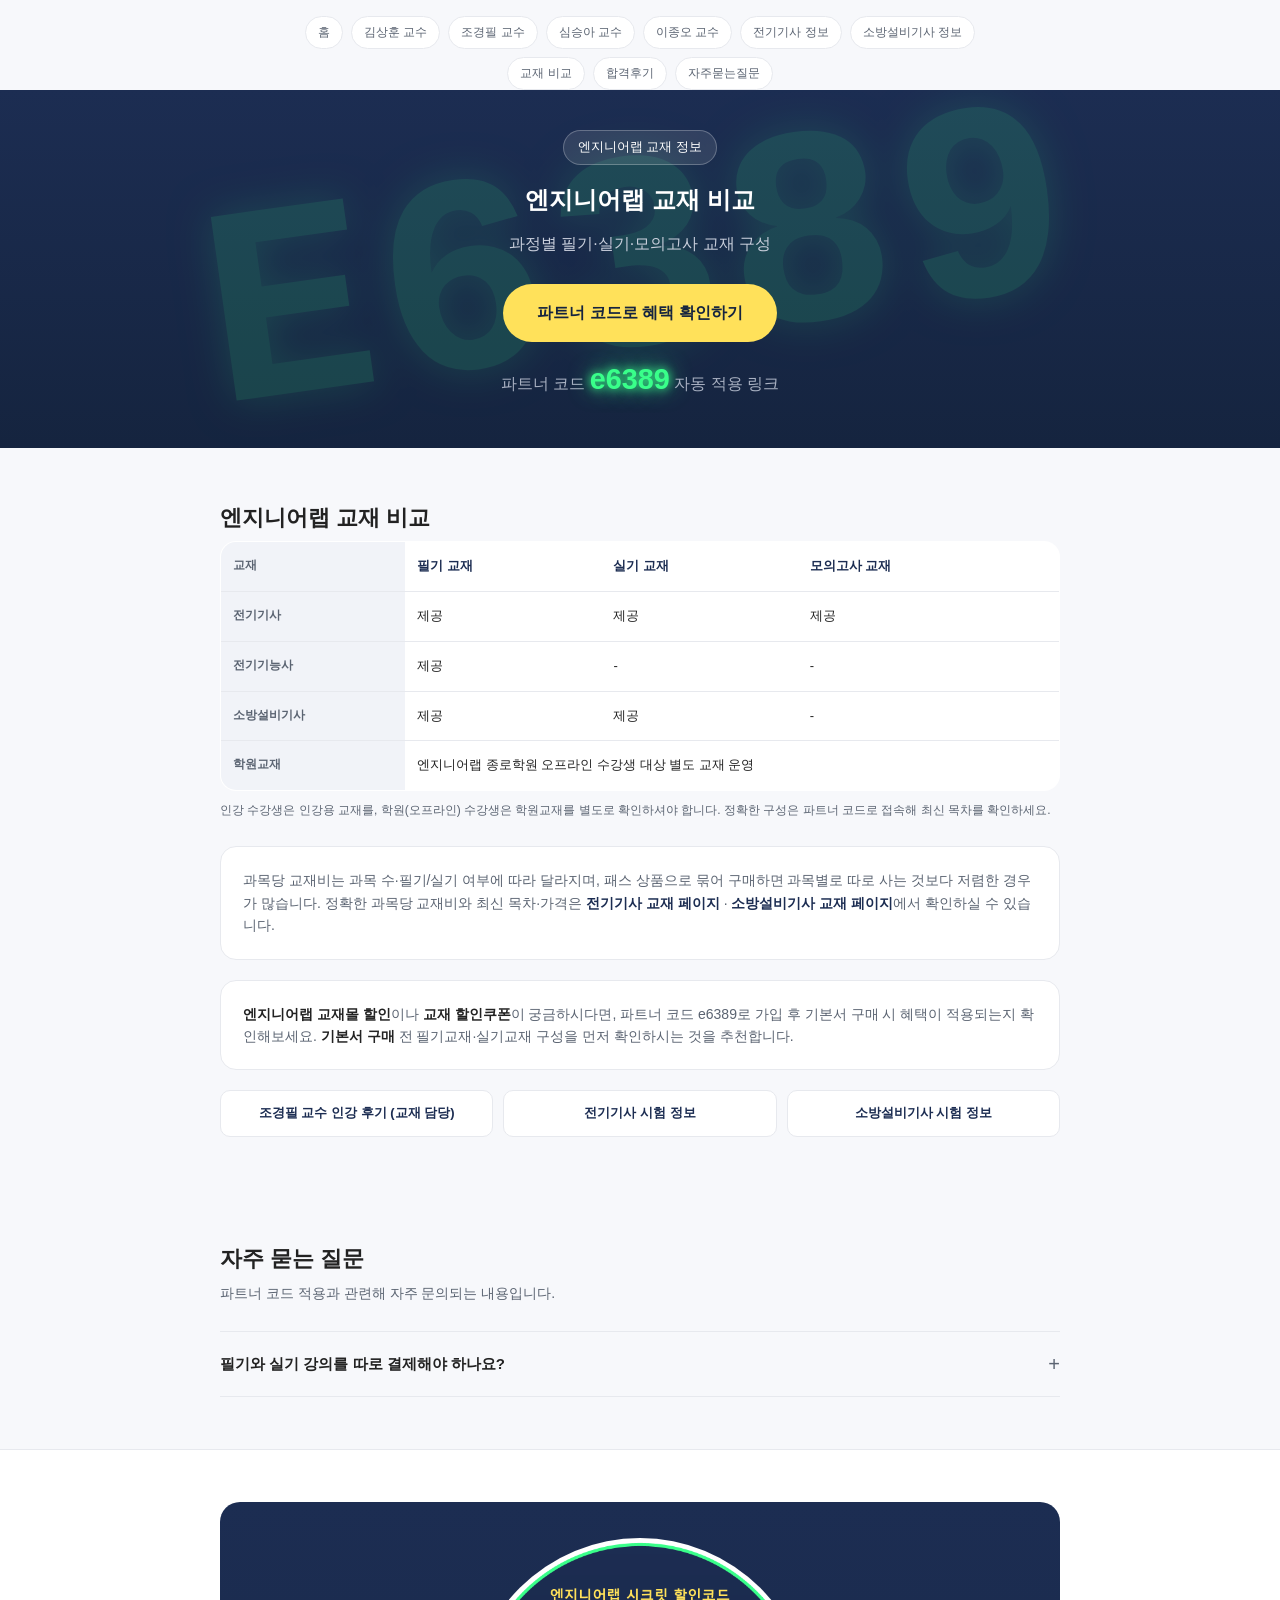
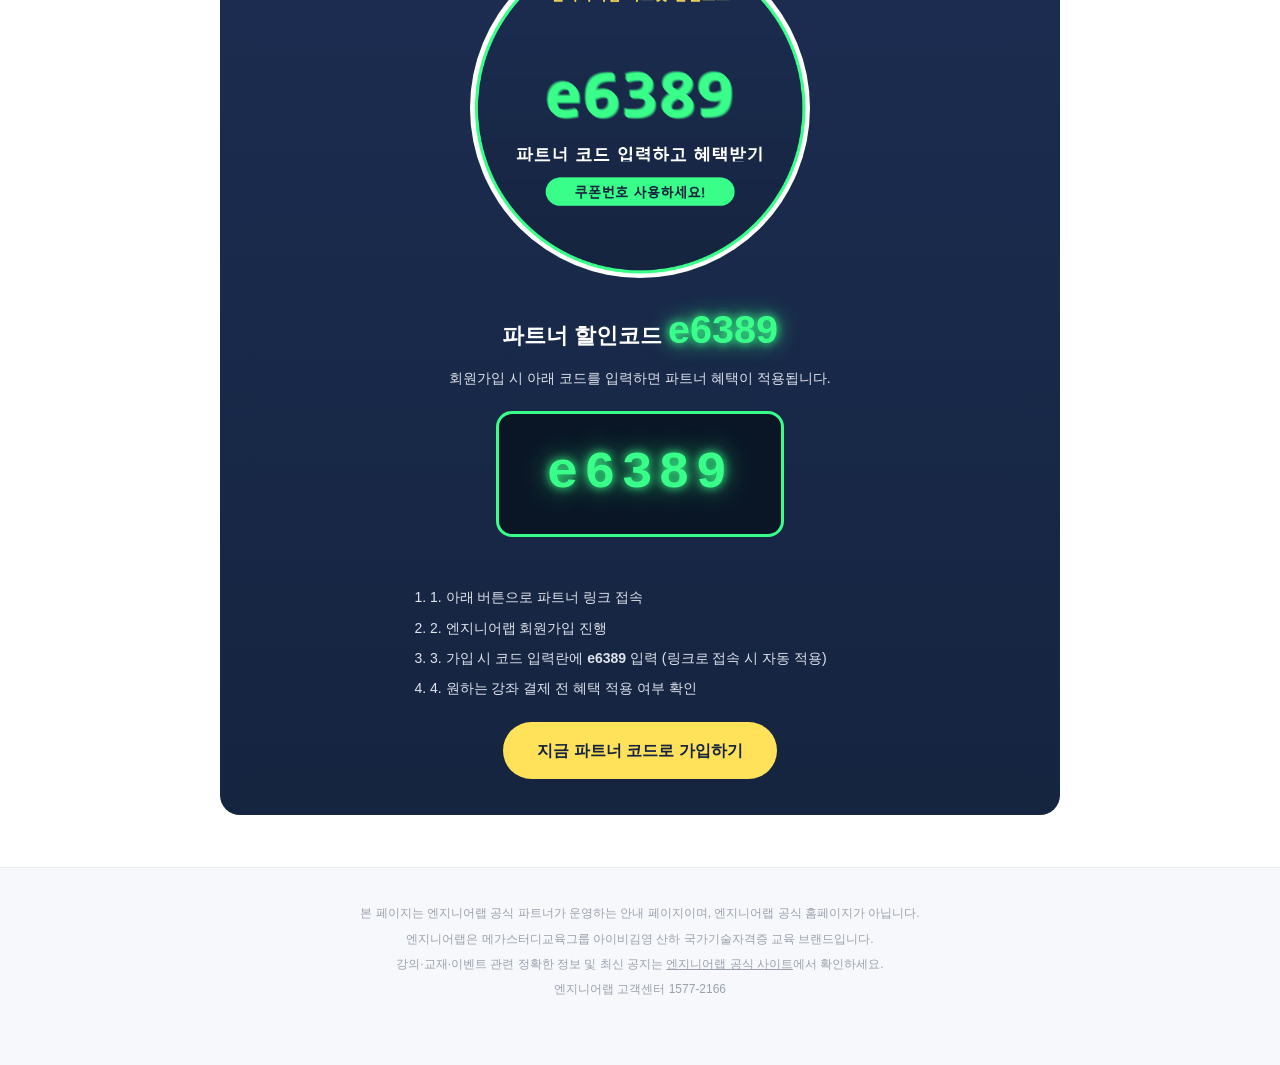
<file: textbook.html>
<!DOCTYPE html>
<html lang="ko">
<head>
<meta charset="UTF-8">
<meta name="viewport" content="width=device-width, initial-scale=1.0">
<title>엔지니어랩 교재 비교 | 전기기사 조경필 교재 · 할인코드 e6389</title>
<meta name="description" content="전기기사·전기기능사·소방설비기사 필기/실기/모의고사 교재 구성 비교와 파트너 할인코드 e6389 안내">
<meta name="keywords" content="엔지니어랩 교재 비교, 전기기사조경필교재, 전기기사 교재 추천, 소방설비기사 교재">
<meta property="og:type" content="website">
<meta property="og:url" content="https://enlab-e6389.github.io/textbook.html">
<meta property="og:title" content="엔지니어랩 교재 비교 | 전기기사 조경필 교재 · 할인코드 e6389">
<meta property="og:description" content="전기기사·전기기능사·소방설비기사 필기/실기/모의고사 교재 구성 비교와 파트너 할인코드 e6389 안내">
<meta property="og:image" content="https://enlab-e6389.github.io/img/og-share.png">
<meta property="og:image:width" content="1200">
<meta property="og:image:height" content="630">
<meta name="twitter:card" content="summary_large_image">
<link rel="canonical" href="https://enlab-e6389.github.io/textbook.html">
<link rel="icon" type="image/png" href="favicon.png">

<script type="application/ld+json">
{
  "@context": "https://schema.org",
  "@type": "FAQPage",
  "mainEntity": [
    {"@type": "Question", "name": "필기와 실기 강의를 따로 결제해야 하나요?", "acceptedAnswer": {"@type": "Answer", "text": "과정별로 필기·실기가 개별 상품으로 구성되어 있거나 통합 패키지로 제공되는 경우도 있습니다."}}
  ]
}
</script>

<script type="application/ld+json">
{
  "@context": "https://schema.org",
  "@type": "BreadcrumbList",
  "itemListElement": [
    {"@type": "ListItem", "position": 1, "name": "홈", "item": "https://enlab-e6389.github.io/"},
    {"@type": "ListItem", "position": 2, "name": "교재 비교", "item": "https://enlab-e6389.github.io/textbook.html"}
  ]
}
</script>

<link rel="stylesheet" href="style.css">
</head>
<body>

<nav class="site-nav">
  <a href="index.html">홈</a>
  <a href="kim-sanghoon.html">김상훈 교수</a>
  <a href="jo-kyungpil.html">조경필 교수</a>
  <a href="sim-seungah.html">심승아 교수</a>
  <a href="lee-jongoh.html">이종오 교수</a>
  <a href="electric.html">전기기사 정보</a>
  <a href="fire-safety.html">소방설비기사 정보</a>
  <a href="textbook.html">교재 비교</a>
  <a href="reviews.html">합격후기</a>
  <a href="faq.html">자주묻는질문</a>
</nav>

<header class="hero compact">
  <div class="hero-watermark">E6389</div>
  <div class="wrap">
    <span class="badge">엔지니어랩 교재 정보</span>
    <h1>엔지니어랩 교재 비교</h1>
    <p>과정별 필기·실기·모의고사 교재 구성</p>
    <a class="cta-btn" href="https://www.engineerlab.co.kr/ee/promotion/2025/partner/index.php?partnerID=e6389" target="_blank" rel="noopener">파트너 코드로 혜택 확인하기</a>
    <div class="cta-sub">파트너 코드 <span class="neon-badge">e6389</span> 자동 적용 링크</div>
  </div>
</header>


<section>
  <div class="wrap">
    <h2>엔지니어랩 교재 비교</h2>
    <div class="table-scroll">
      <table class="compare-table">
        <tr><th>교재</th><td><b>필기 교재</b></td><td><b>실기 교재</b></td><td><b>모의고사 교재</b></td></tr>
        <tr><th>전기기사</th><td>제공</td><td>제공</td><td>제공</td></tr>
        <tr><th>전기기능사</th><td>제공</td><td>-</td><td>-</td></tr>
        <tr><th>소방설비기사</th><td>제공</td><td>제공</td><td>-</td></tr>
        <tr><th>학원교재</th><td colspan="3">엔지니어랩 종로학원 오프라인 수강생 대상 별도 교재 운영</td></tr>
      </table>
    </div>
    <p style="font-size:12px;color:var(--sub);margin-top:10px;margin-bottom:26px;">인강 수강생은 인강용 교재를, 학원(오프라인) 수강생은 학원교재를 별도로 확인하셔야 합니다. 정확한 구성은 파트너 코드로 접속해 최신 목차를 확인하세요.</p>
    <div class="book-note" style="margin-bottom:20px;">
      과목당 교재비는 과목 수·필기/실기 여부에 따라 달라지며, 패스 상품으로 묶어 구매하면 과목별로 따로 사는 것보다 저렴한 경우가 많습니다. 정확한 과목당 교재비와 최신 목차·가격은 <a href="https://www.engineerlab.co.kr/ee/promotion/2025/partner/index.php?partnerID=e6389" target="_blank" rel="noopener">전기기사 교재 페이지</a> · <a href="https://www.engineerlab.co.kr/ee/promotion/2025/partner/index.php?partnerID=e6389" target="_blank" rel="noopener">소방설비기사 교재 페이지</a>에서 확인하실 수 있습니다.
    </div>
    <div class="book-note" style="margin-bottom:20px;">
      <b style="color:var(--text);">엔지니어랩 교재몰 할인</b>이나 <b style="color:var(--text);">교재 할인쿠폰</b>이 궁금하시다면, 파트너 코드 e6389로 가입 후 기본서 구매 시 혜택이 적용되는지 확인해보세요. <b style="color:var(--text);">기본서 구매</b> 전 필기교재·실기교재 구성을 먼저 확인하시는 것을 추천합니다.
    </div>
    
    <div class="related-pages">
      <a href="jo-kyungpil.html">조경필 교수 인강 후기 (교재 담당)</a>
      <a href="electric.html">전기기사 시험 정보</a>
      <a href="fire-safety.html">소방설비기사 시험 정보</a>
    </div>
  </div>
</section>

<section>
  <div class="wrap">
    <h2>자주 묻는 질문</h2>
    <p class="lead">파트너 코드 적용과 관련해 자주 문의되는 내용입니다.</p>
    <div class="faq">
      <details>
        <summary>필기와 실기 강의를 따로 결제해야 하나요?</summary>
        <p>과정별로 필기·실기가 개별 상품으로 구성되어 있거나 통합 패키지로 제공되는 경우도 있습니다. 정확한 구성은 각 강좌 상세 페이지에서 확인하실 수 있습니다.</p>
      </details>
    </div>
  </div>
</section>


<section class="alt">
  <div class="wrap">
    <div class="discount-box">
      <img src="img/coupon-e6389.png" alt="엔지니어랩 시크릿 할인코드 e6389 쿠폰번호 파트너 코드" style="display:block;width:100%;max-width:340px;margin:0 auto 20px;border-radius:50%;">
      <h2>파트너 할인코드 <span class="neon-badge">e6389</span></h2>
      <p style="color:#dfe3ec;font-size:14px;">회원가입 시 아래 코드를 입력하면 파트너 혜택이 적용됩니다.</p>
      <div class="code">e6389</div>
      <ol class="steps">
        <li>1. 아래 버튼으로 파트너 링크 접속</li>
        <li>2. 엔지니어랩 회원가입 진행</li>
        <li>3. 가입 시 코드 입력란에 <b>e6389</b> 입력 (링크로 접속 시 자동 적용)</li>
        <li>4. 원하는 강좌 결제 전 혜택 적용 여부 확인</li>
      </ol>
      <div style="margin-top:22px;">
        <a class="cta-btn" href="https://www.engineerlab.co.kr/ee/promotion/2025/partner/index.php?partnerID=e6389" target="_blank" rel="noopener">지금 파트너 코드로 가입하기</a>
      </div>
    </div>
  </div>
</section>

<footer>
  <div class="wrap">
    <p>본 페이지는 엔지니어랩 공식 파트너가 운영하는 안내 페이지이며, 엔지니어랩 공식 홈페이지가 아닙니다.</p>
    <p>엔지니어랩은 메가스터디교육그룹 아이비김영 산하 국가기술자격증 교육 브랜드입니다.</p>
    <p>강의·교재·이벤트 관련 정확한 정보 및 최신 공지는 <a href="https://www.engineerlab.co.kr/ee/promotion/2025/partner/index.php?partnerID=e6389" target="_blank" rel="noopener" style="color:#9aa1ad;">엔지니어랩 공식 사이트</a>에서 확인하세요.</p>
    <p>엔지니어랩 고객센터 1577-2166</p>
  </div>
</footer>
</body>
</html>
</file>
<file: style.css>
:root{
    --navy:#15243f;
    --navy2:#1c2d52;
    --yellow:#ffe15a;
    --neon:#39ff8a;
    --text:#222;
    --sub:#5b6472;
    --bg:#f7f8fb;
    --card:#ffffff;
    --line:#e7e9ee;
  }
  *{box-sizing:border-box;margin:0;padding:0;}
  body{
    font-family:"Pretendard","Noto Sans KR",-apple-system,sans-serif;
    background:var(--bg);
    color:var(--text);
    line-height:1.6;
  }
  .wrap{max-width:880px;margin:0 auto;padding:0 20px;}

  header.hero{
    position:relative;
    overflow:hidden;
    background:linear-gradient(180deg, var(--navy2) 0%, var(--navy) 100%);
    color:#fff;
    padding:56px 0 64px;
    text-align:center;
  }
  header.hero.compact{padding:40px 0 46px;}
  .hero-watermark{
    position:absolute;
    top:50%; left:50%;
    transform:translate(-50%,-50%) rotate(-8deg);
    font-family:monospace;
    font-weight:900;
    font-size:22vw;
    line-height:1;
    letter-spacing:0.02em;
    color:var(--neon);
    opacity:.14;
    text-shadow:0 0 40px var(--neon);
    white-space:nowrap;
    pointer-events:none;
    z-index:0;
  }
  header.hero .wrap{position:relative;z-index:1;}
  .badge{
    display:inline-block;
    background:rgba(255,255,255,.1);
    border:1px solid rgba(255,255,255,.25);
    color:#fff;
    font-size:13px;
    padding:6px 14px;
    border-radius:999px;
    margin-bottom:18px;
  }
  header.hero h1{
    font-size:30px;
    font-weight:800;
    line-height:1.4;
    margin-bottom:14px;
  }
  header.hero.compact h1{font-size:24px;}
  header.hero p{
    font-size:16px;
    color:#c9cfdc;
    margin-bottom:28px;
  }
  .stats{
    display:flex;
    justify-content:center;
    gap:14px;
    flex-wrap:wrap;
    margin-bottom:30px;
  }
  .stat{
    background:rgba(255,255,255,.06);
    border:1px solid rgba(255,255,255,.18);
    border-radius:14px;
    padding:14px 22px;
    min-width:130px;
  }
  .stat b{display:block;font-size:24px;color:var(--yellow);}
  .stat span{font-size:13px;color:#c9cfdc;}

  .cta-btn{
    display:inline-block;
    background:var(--yellow);
    color:var(--navy);
    font-weight:800;
    font-size:16px;
    padding:16px 34px;
    border-radius:999px;
    text-decoration:none;
  }
  .cta-sub{margin-top:14px;font-size:16px;color:#a9b1c2;}

  section{padding:52px 0;}
  section.alt{background:#fff;border-top:1px solid var(--line);border-bottom:1px solid var(--line);}

  h2{font-size:22px;font-weight:800;margin-bottom:6px;}
  h2 .num{color:var(--navy2);}
  .lead{color:var(--sub);font-size:14px;margin-bottom:26px;}

  .prof-grid{display:grid;grid-template-columns:1fr 1fr;gap:16px;}
  .prof-card{
    background:var(--card);
    border:1px solid var(--line);
    border-radius:16px;
    padding:22px;
  }
  .prof-card h3{font-size:18px;font-weight:800;margin-bottom:6px;}
  .prof-card .tag{
    display:inline-block;
    font-size:12px;
    color:var(--navy2);
    background:#eef1f8;
    padding:3px 10px;
    border-radius:999px;
    margin-bottom:10px;
  }
  .prof-card p{font-size:14px;color:var(--sub);}
  .prof-photo{
    display:block;
    width:100%;
    height:220px;
    object-fit:cover;
    object-position:center center;
    border-radius:12px;
    margin-bottom:14px;
    background:#f2f4f8;
  }
  .prof-photo.big{height:300px;}
  .sub-prof-photo{
    display:block;
    width:100%;
    height:170px;
    object-fit:cover;
    object-position:center center;
    border-radius:10px;
    margin-bottom:12px;
    background:#f2f4f8;
  }
  .team-grid{display:grid;grid-template-columns:repeat(3,1fr);gap:12px;margin-top:18px;}
  .team-card{
    background:var(--card);
    border:1px solid var(--line);
    border-radius:12px;
    padding:12px;
    text-align:center;
  }
  .team-photo{
    width:100%;
    height:110px;
    object-fit:cover;
    object-position:center center;
    border-radius:8px;
    margin-bottom:8px;
    background:#f2f4f8;
  }
  .team-card b{font-size:13px;display:block;}
  .team-card span{font-size:11px;color:var(--sub);}
  .team-card .extra{display:block;font-size:10px;color:var(--navy2);margin-top:3px;}
  @media (max-width:560px){
    .team-grid{grid-template-columns:repeat(2,1fr);}
  }
  .prof-card .quote{
    font-size:14px;
    font-weight:700;
    color:var(--navy2);
    margin-bottom:10px;
    display:block;
  }
  .prof-card ul{margin:10px 0 0;padding-left:18px;font-size:13px;color:var(--sub);}
  .prof-card ul li{margin-bottom:4px;}

  .compare-table{
    width:100%;
    border-collapse:collapse;
    background:var(--card);
    border:1px solid var(--line);
    border-radius:16px;
    overflow:hidden;
    font-size:13px;
  }
  .compare-table th, .compare-table td{
    padding:14px 12px;
    text-align:left;
    border-bottom:1px solid var(--line);
    vertical-align:top;
  }
  .compare-table th{
    background:#f1f3f8;
    font-size:12px;
    color:var(--sub);
    width:22%;
  }
  .compare-table td b{color:var(--navy2);}
  .compare-table tr:last-child th, .compare-table tr:last-child td{border-bottom:none;}
  .table-scroll{overflow-x:auto;}

  .sub-prof-grid{display:grid;grid-template-columns:repeat(3,1fr);gap:14px;margin-top:18px;}
  .sub-prof-card{
    background:var(--card);
    border:1px solid var(--line);
    border-radius:14px;
    padding:18px;
  }
  .sub-prof-card h4{font-size:15px;font-weight:800;margin-bottom:4px;}
  .sub-prof-card .quote{font-size:13px;color:var(--navy2);font-weight:700;display:block;margin-bottom:6px;}
  .sub-prof-card p{font-size:13px;color:var(--sub);}

  @media (max-width:560px){
    .sub-prof-grid{grid-template-columns:1fr;}
  }

  .course-list{
    display:flex;
    flex-wrap:wrap;
    gap:10px;
  }
  .course-list a{
    display:block;
    background:var(--card);
    border:1px solid var(--line);
    border-radius:10px;
    padding:12px 18px;
    font-size:14px;
    font-weight:600;
    color:var(--text);
    text-decoration:none;
    flex:1 1 130px;
    text-align:center;
  }
  .course-list a:hover{border-color:var(--navy2);color:var(--navy2);}

  .book-note{
    background:var(--card);
    border:1px solid var(--line);
    border-radius:16px;
    padding:22px;
    font-size:14px;
    color:var(--sub);
  }
  .book-note a{color:var(--navy2);font-weight:700;text-decoration:none;}

  .discount-box{
    background:linear-gradient(180deg, var(--navy2) 0%, var(--navy) 100%);
    color:#fff;
    border-radius:20px;
    padding:36px 28px;
    text-align:center;
  }
  .discount-box h2{color:#fff;}
  .code{
    position:relative;
    display:inline-block;
    overflow:hidden;
    font-family:monospace;
    font-size:52px;
    font-weight:900;
    letter-spacing:6px;
    background:#0a1626;
    border:3px solid var(--neon);
    color:var(--neon);
    padding:18px 48px;
    border-radius:16px;
    margin:22px 0;
    text-shadow:0 0 10px var(--neon), 0 0 26px rgba(57,255,138,.7);
    animation:neonPulse 1.8s ease-in-out infinite;
  }
  @media (max-width:560px){
    .code{font-size:34px;padding:14px 26px;letter-spacing:4px;}
  }
  .code::after{
    content:"";
    position:absolute;
    top:0; left:-60%;
    width:40%; height:100%;
    background:linear-gradient(120deg, transparent, rgba(255,255,255,.75), transparent);
    transform:skewX(-20deg);
    animation:codeShine 2.6s ease-in-out infinite;
  }
  @keyframes neonPulse{
    0%,100%{box-shadow:0 0 8px var(--neon), 0 0 18px rgba(57,255,138,.5);}
    50%{box-shadow:0 0 18px var(--neon), 0 0 40px rgba(57,255,138,.85);}
  }
  @keyframes codeShine{
    0%{left:-60%;}
    45%{left:130%;}
    100%{left:130%;}
  }
  .neon-badge{
    display:inline-block;
    font-size:1.8em;
    font-weight:900;
    color:var(--neon) !important;
    text-shadow:0 0 10px var(--neon), 0 0 22px rgba(57,255,138,.8);
    animation:neonPulse 1.8s ease-in-out infinite;
  }
  .steps{
    text-align:left;
    max-width:420px;
    margin:20px auto 0;
    font-size:14px;
    color:#dfe3ec;
  }
  .steps li{margin-bottom:8px;}

  footer{
    padding:36px 0 60px;
    text-align:center;
    font-size:12px;
    color:#9aa1ad;
  }
  footer p{margin-bottom:6px;}

  .curri{
    counter-reset:step;
    display:flex;
    flex-direction:column;
    gap:14px;
  }
  .curri-step{
    display:flex;
    gap:16px;
    background:var(--card);
    border:1px solid var(--line);
    border-radius:14px;
    padding:18px 20px;
    align-items:flex-start;
  }
  .curri-step .n{
    counter-increment:step;
    flex-shrink:0;
    width:32px;height:32px;
    border-radius:50%;
    background:var(--navy2);
    color:#fff;
    font-weight:800;
    font-size:14px;
    display:flex;align-items:center;justify-content:center;
  }
  .curri-step .n::before{content:counter(step);}
  .curri-step h4{font-size:15px;font-weight:800;margin-bottom:4px;}
  .curri-step p{font-size:13px;color:var(--sub);}

  .exam-box{
    background:var(--card);
    border:1px solid var(--line);
    border-radius:16px;
    padding:22px;
    font-size:14px;
    color:var(--sub);
  }
  .exam-box a{color:var(--navy2);font-weight:700;text-decoration:none;}

  .faq{border-top:1px solid var(--line);}
  .faq details{
    border-bottom:1px solid var(--line);
    padding:16px 0;
  }
  .faq summary{
    cursor:pointer;
    font-weight:700;
    font-size:15px;
    list-style:none;
    display:flex;
    justify-content:space-between;
    align-items:center;
  }
  .faq summary::-webkit-details-marker{display:none;}
  .faq summary::after{content:"+";font-size:20px;color:var(--sub);font-weight:400;}
  .faq details[open] summary::after{content:"–";}
  .faq p{font-size:14px;color:var(--sub);margin-top:10px;line-height:1.7;}

  .review-grid{display:grid;grid-template-columns:repeat(3,1fr);gap:14px;}
  .review-card{
    background:linear-gradient(180deg, var(--navy2) 0%, var(--navy) 100%);
    color:#fff;
    border-radius:16px;
    padding:22px;
  }
  .review-card .cat{
    display:inline-block;
    font-size:12px;
    font-weight:700;
    color:var(--yellow);
    margin-bottom:6px;
  }
  .review-card h4{font-size:16px;font-weight:800;margin-bottom:12px;line-height:1.4;}
  .review-card p{font-size:13px;color:#c9cfdc;line-height:1.7;margin-bottom:14px;}
  .review-card .who{font-size:12px;color:#9aa1ad;text-align:right;}
  .review-note{font-size:12px;color:var(--sub);margin-top:14px;text-align:center;}

  .notice-list{
    max-width:720px;
    margin:20px auto 0;
    background:var(--card);
    border:1px solid var(--line);
    border-radius:14px;
    overflow:hidden;
  }
  .notice-list a{
    display:flex;
    justify-content:space-between;
    gap:12px;
    padding:13px 18px;
    text-decoration:none;
    color:var(--text);
    font-size:13px;
    border-bottom:1px solid var(--line);
  }
  .notice-list a:last-child{border-bottom:none;}
  .notice-list .tag{
    flex-shrink:0;
    font-size:11px;
    color:var(--navy2);
    background:#eef1f8;
    padding:2px 8px;
    border-radius:999px;
    align-self:flex-start;
  }
  .notice-list .ttl{flex:1;}
  .notice-list .date{flex-shrink:0;color:var(--sub);font-size:12px;}
  @media (max-width:760px){
    .review-grid{grid-template-columns:1fr;}
  }

  @media (max-width:560px){
    header.hero h1{font-size:24px;}
    .prof-grid{grid-template-columns:1fr;}
  }

  .site-nav{
    max-width:720px;
    margin:0 auto;
    display:flex;
    flex-wrap:wrap;
    gap:8px;
    justify-content:center;
    padding:16px 20px 0;
  }
  .site-nav a{
    font-size:12px;
    color:var(--sub);
    background:var(--card);
    border:1px solid var(--line);
    padding:6px 12px;
    border-radius:999px;
    text-decoration:none;
  }
  .site-nav a:hover{color:var(--navy2);border-color:var(--navy2);}
  .related-pages{
    display:flex;
    flex-wrap:wrap;
    gap:10px;
    margin-top:16px;
  }
  .related-pages a{
    display:block;
    background:var(--card);
    border:1px solid var(--line);
    border-radius:10px;
    padding:12px 16px;
    font-size:13px;
    font-weight:600;
    color:var(--navy2);
    text-decoration:none;
    flex:1 1 160px;
    text-align:center;
  }
  .related-pages a:hover{border-color:var(--navy2);}
</file>
